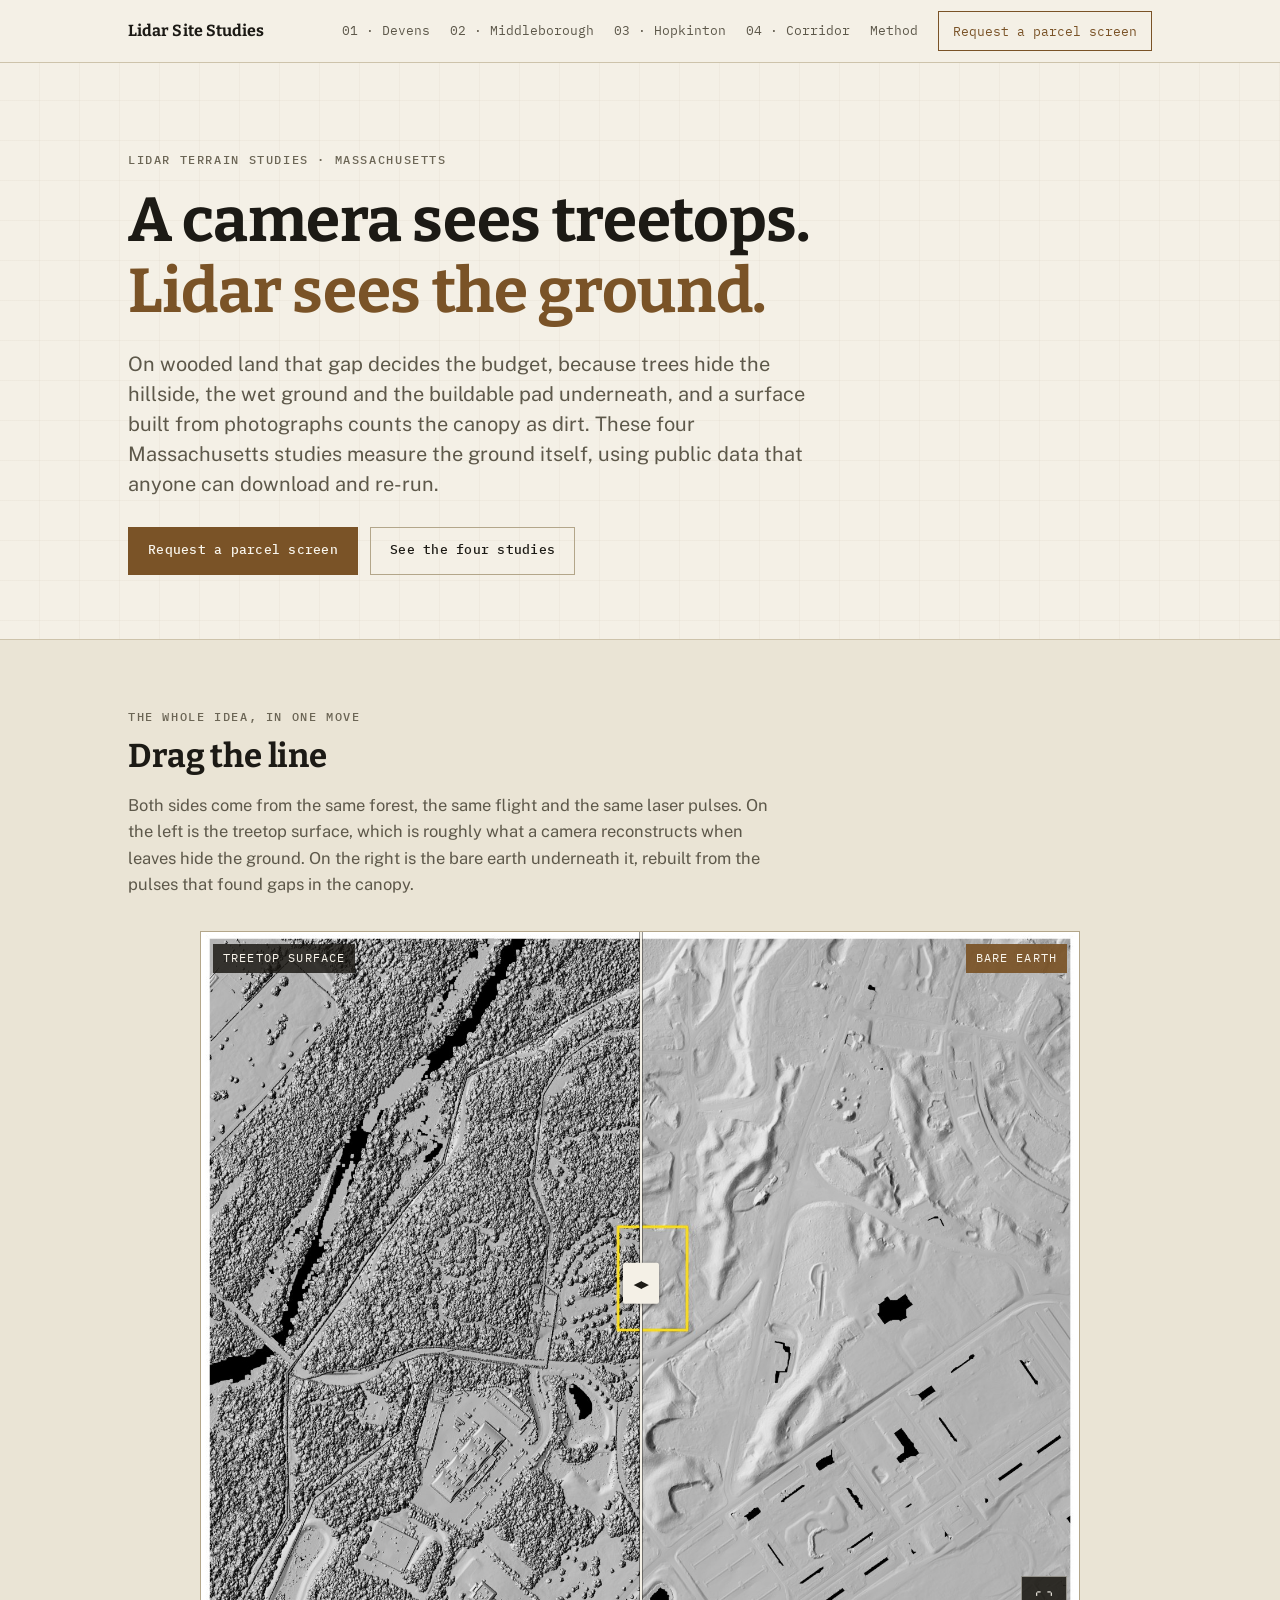
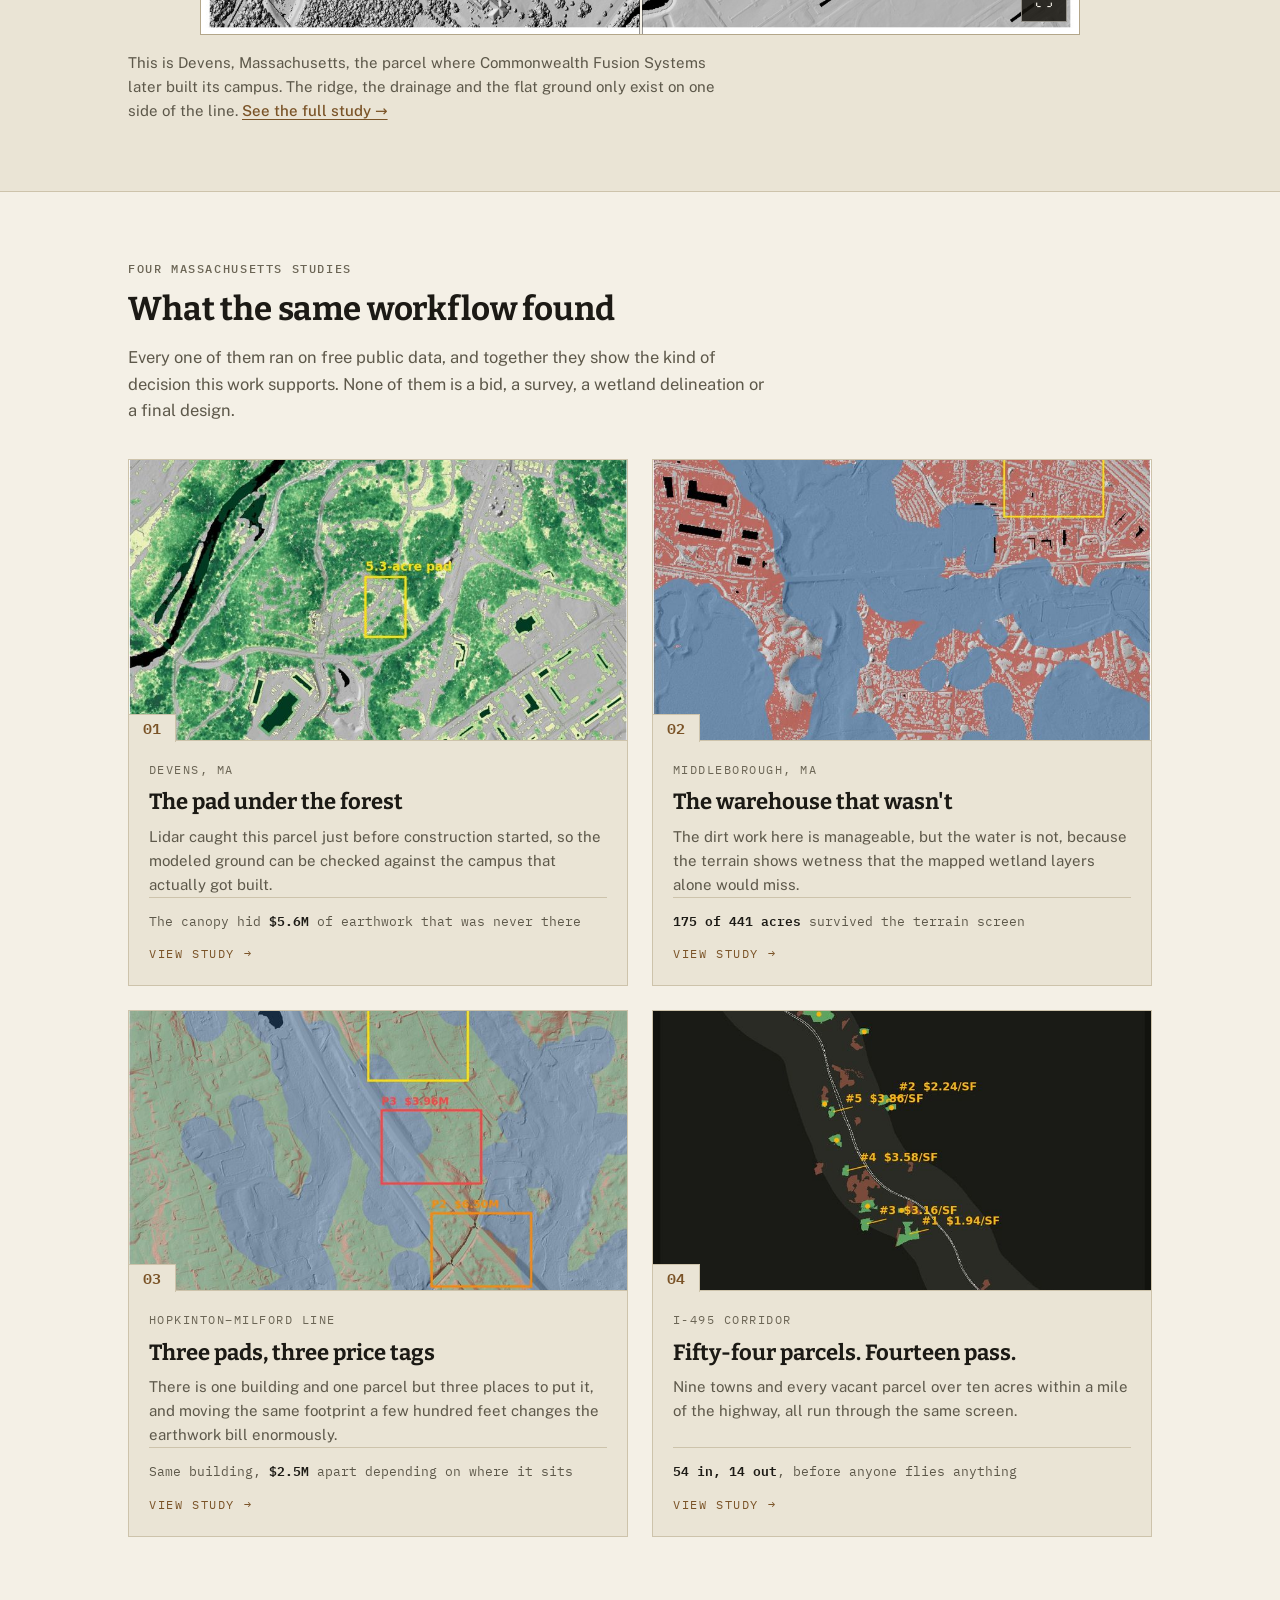
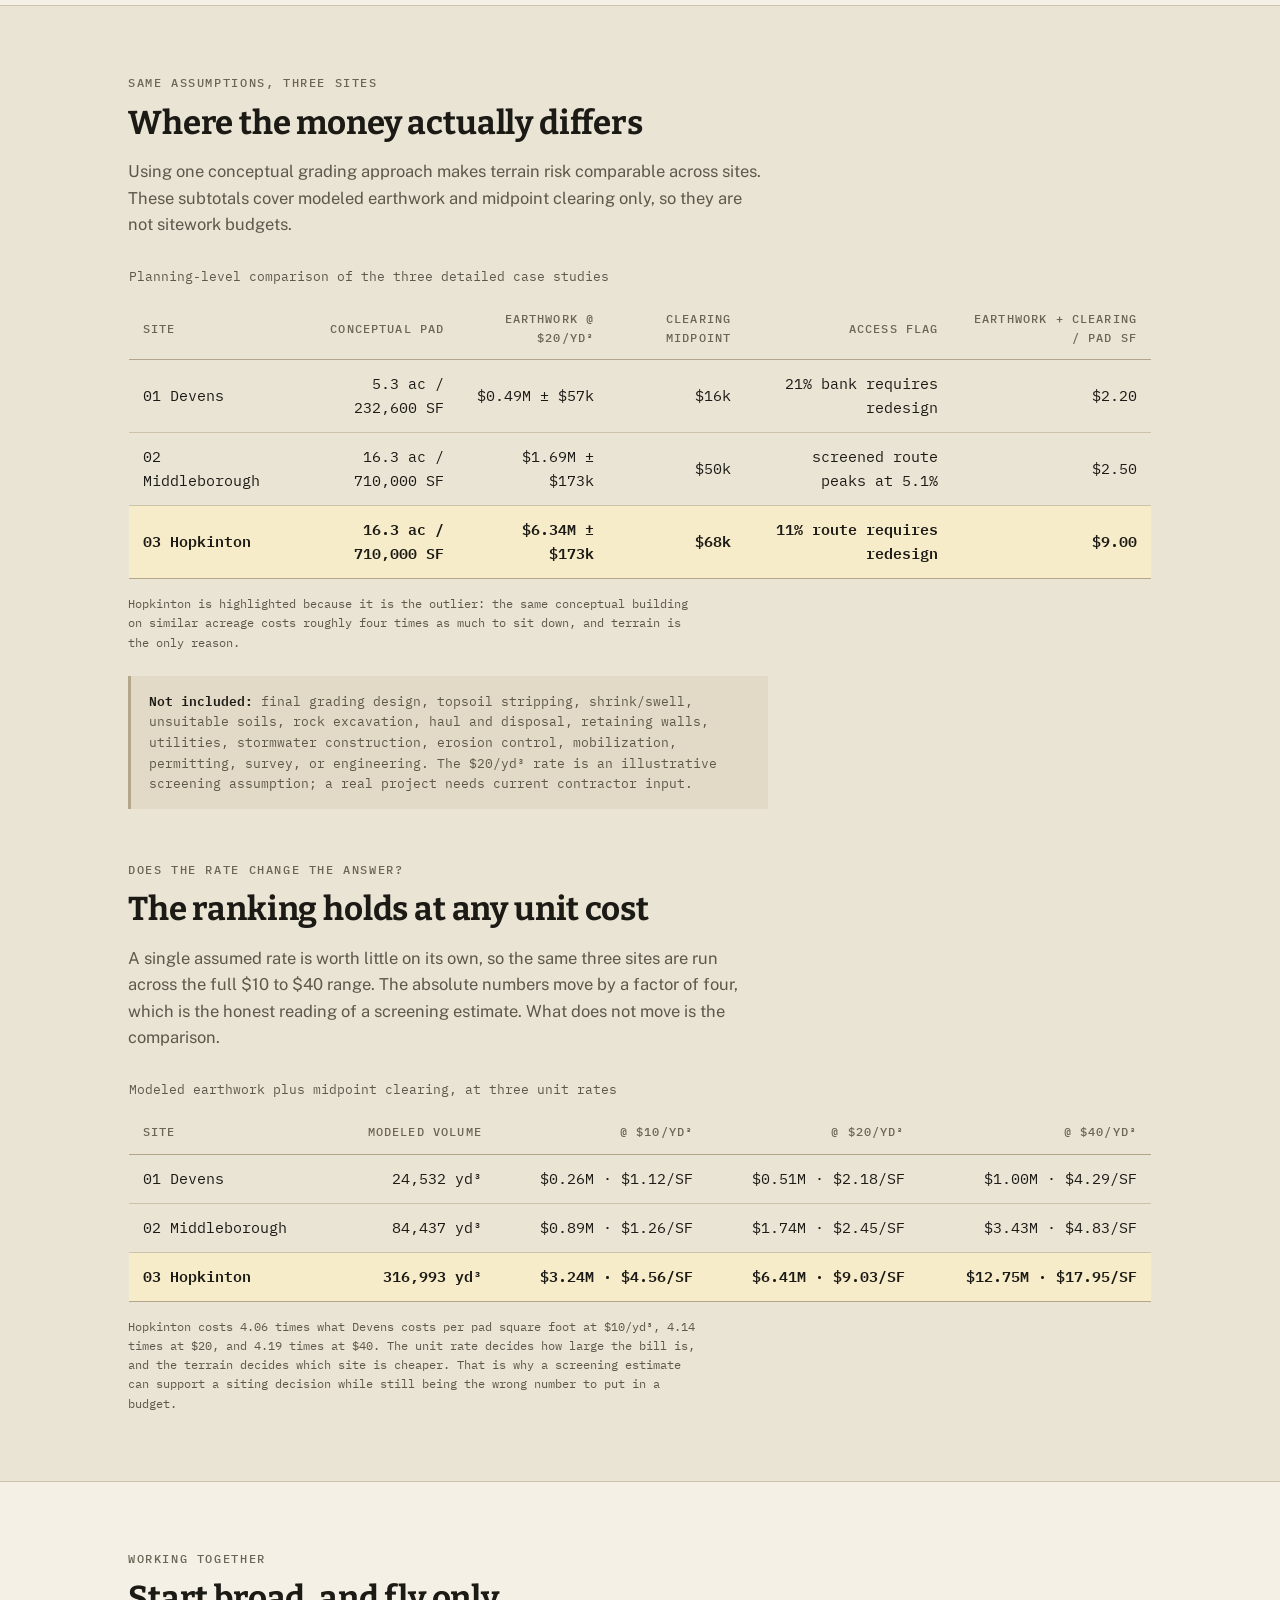
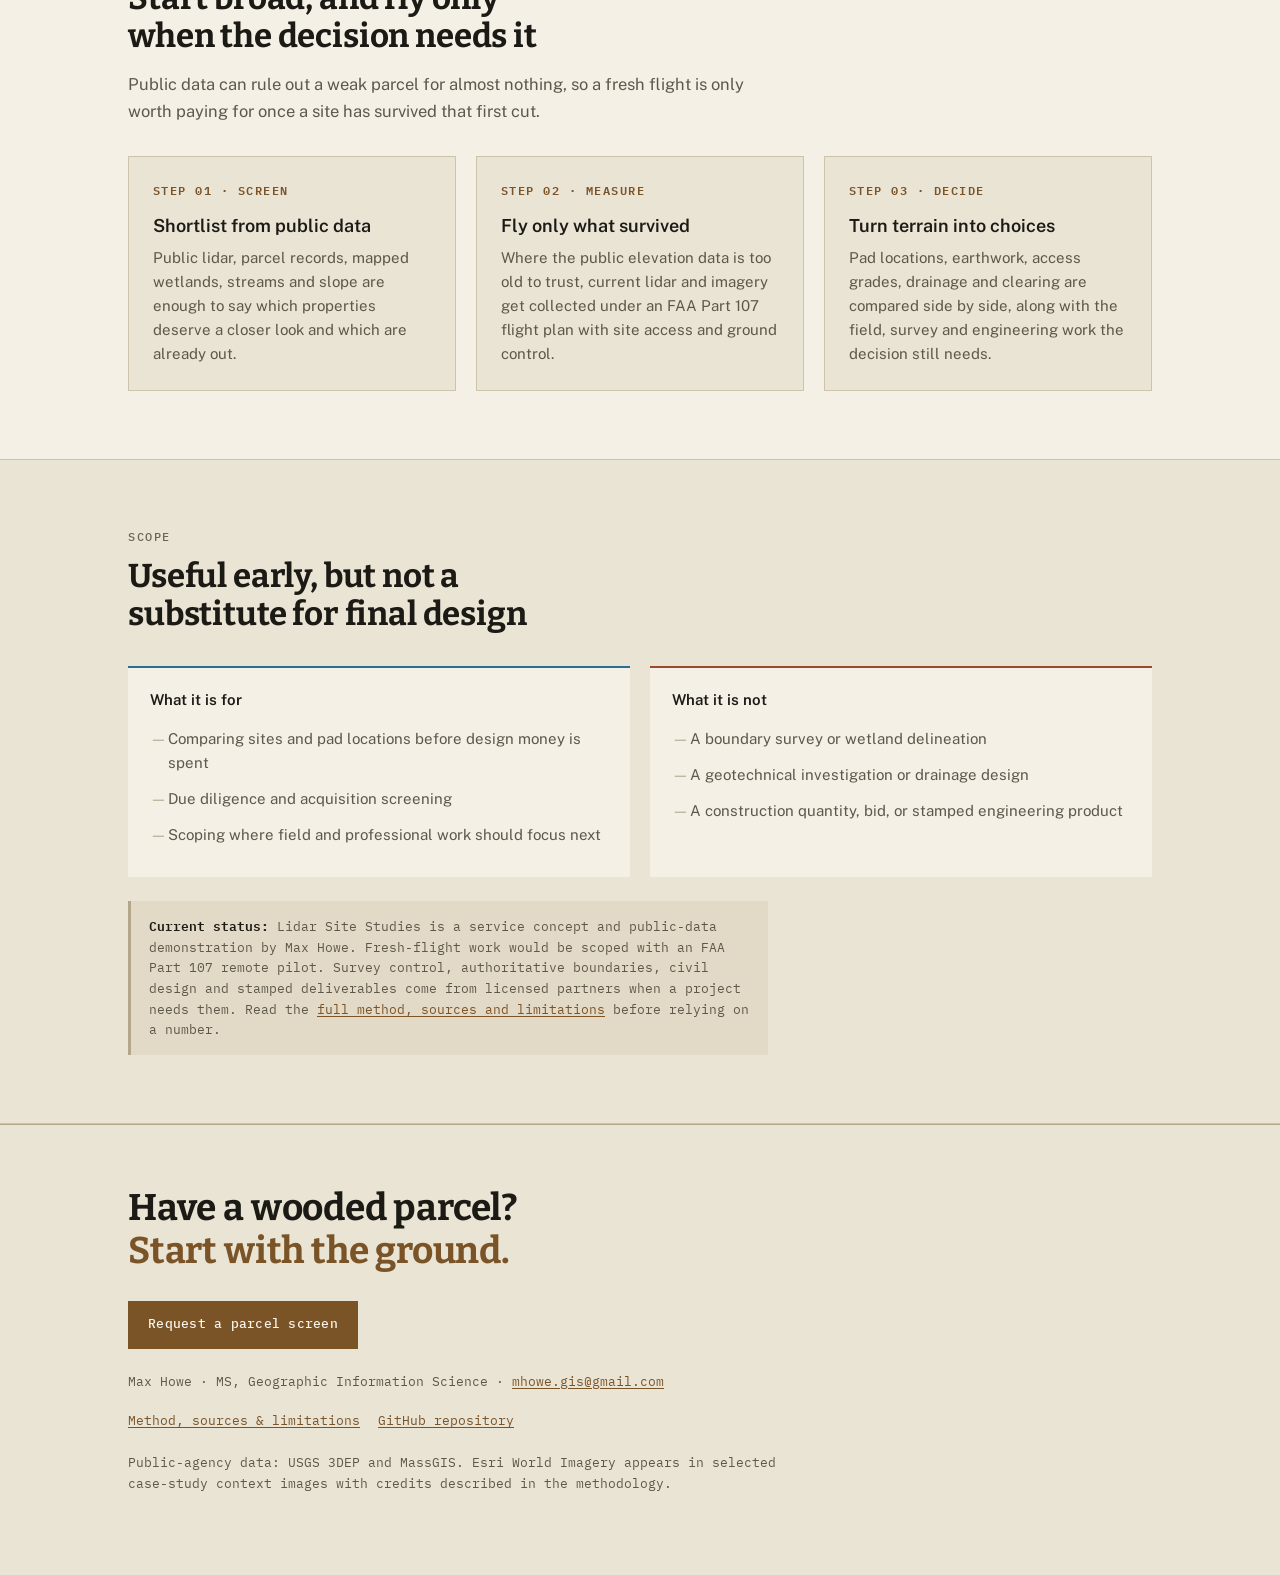
<file: index.html>
<!DOCTYPE html>
<html lang="en">
<head>
  <meta charset="utf-8">
  <meta name="viewport" content="width=device-width, initial-scale=1">
  <title>Lidar Site Studies — Terrain Intelligence for Wooded Land</title>
  <meta name="description" content="Planning-level terrain intelligence for wooded Massachusetts parcels: public-data screening, fresh drone LiDAR, and GIS analysis before a land decision.">
  <link rel="canonical" href="https://maxwellhowegis.com/lidar-test/">
  <meta name="theme-color" content="#f4f0e6">
  <meta property="og:title" content="Know What Wooded Land May Cost Before You Buy It">
  <meta property="og:description" content="Drone LiDAR, aerial imagery, and GIS analysis for early terrain, drainage, access, clearing, and earthwork decisions.">
  <meta property="og:type" content="website">
  <meta property="og:url" content="https://maxwellhowegis.com/lidar-test/">
  <meta property="og:image" content="https://maxwellhowegis.com/lidar-test/assets/hs_dtm.jpg">
  <meta name="twitter:card" content="summary_large_image">
  <link rel="icon" href="data:image/svg+xml,%3Csvg xmlns='http://www.w3.org/2000/svg' viewBox='0 0 100 100'%3E%3Ctext y='.9em' font-size='90'%3E%E2%9B%B0%EF%B8%8F%3C/text%3E%3C/svg%3E">
  <link rel="preconnect" href="https://fonts.googleapis.com">
  <link rel="preconnect" href="https://fonts.gstatic.com" crossorigin>
  <link href="https://fonts.googleapis.com/css2?family=Bitter:wght@700&family=IBM+Plex+Mono:wght@400;500;600&family=Public+Sans:wght@400;500;600&display=swap" rel="stylesheet">
  <link rel="stylesheet" href="site.css">
  <script type="application/ld+json">
  {
    "@context": "https://schema.org",
    "@type": "WebSite",
    "name": "Lidar Site Studies",
    "url": "https://maxwellhowegis.com/lidar-test/",
    "description": "A public-data demonstration of planning-level terrain intelligence for wooded Massachusetts parcels.",
    "author": {"@type": "Person", "name": "Max Howe"}
  }
  </script>
</head>
<body class="site-home">
  <a class="skip-link" href="#main">Skip to main content</a>

  <nav class="projnav" aria-label="Primary navigation">
    <div class="wrap">
      <a class="brand" href="index.html" aria-current="page">Lidar Site Studies</a>
      <button class="nav-toggle" type="button" aria-expanded="false" aria-controls="primary-links">Menu</button>
      <div class="links" id="primary-links">
        <a href="devens.html">01 · Devens</a>
        <a href="middleboro.html">02 · Middleborough</a>
        <a href="hopkinton.html">03 · Hopkinton</a>
        <a href="p04.html">04 · Corridor</a>
        <a href="methodology.html">Method</a>
        <a class="nav-cta" href="mailto:mhowe.gis@gmail.com?subject=Lidar%20Site%20Studies%20parcel%20screen">Request a parcel screen</a>
      </div>
    </div>
  </nav>

  <header class="hero">
    <div class="wrap">
      <div class="kicker">Lidar terrain studies · Massachusetts</div>
      <h1>A camera sees treetops.<br><span>Lidar sees the ground.</span></h1>
      <p class="lede">On wooded land that gap decides the budget, because trees hide the hillside, the wet ground and the buildable pad underneath, and a surface built from photographs counts the canopy as dirt. These four Massachusetts studies measure the ground itself, using public data that anyone can download and re-run.</p>
      <div class="hero-actions">
        <a class="button" href="mailto:mhowe.gis@gmail.com?subject=Lidar%20Site%20Studies%20parcel%20screen">Request a parcel screen</a>
        <a class="button secondary" href="#cases">See the four studies</a>
      </div>
    </div>
  </header>

  <main id="main">
    <section class="raised" id="proof">
      <div class="wrap">
        <div class="kicker">The whole idea, in one move</div>
        <h2>Drag the line</h2>
        <p class="section-intro">Both sides come from the same forest, the same flight and the same laser pulses. On the left is the treetop surface, which is roughly what a camera reconstructs when leaves hide the ground. On the right is the bare earth underneath it, rebuilt from the pulses that found gaps in the canopy.</p>
        <div class="swipe" style="--focus:51% 49%">
          <div class="stage">
            <img src="assets/hs_dtm.jpg" alt="Bare-earth lidar hillshade of the Devens parcel" width="1530" height="1230">
            <div class="top"><img src="assets/hs_dsm.jpg" alt="Treetop canopy surface of the same parcel" width="1530" height="1230"></div>
            <div class="bar"></div>
          </div>
          <div class="tag left">TREETOP SURFACE</div>
          <div class="tag right">BARE EARTH</div>
          <button class="fsbtn" type="button" aria-label="Toggle fullscreen">⛶</button>
        </div>
        <p class="proof-caption">This is Devens, Massachusetts, the parcel where Commonwealth Fusion Systems later built its campus. The ridge, the drainage and the flat ground only exist on one side of the line. <a href="devens.html">See the full study →</a></p>
      </div>
    </section>

    <section id="cases">
      <div class="wrap">
        <div class="kicker">Four Massachusetts studies</div>
        <h2>What the same workflow found</h2>
        <p class="section-intro">Every one of them ran on free public data, and together they show the kind of decision this work supports. None of them is a bid, a survey, a wetland delineation or a final design.</p>
        <div class="case-grid">
          <a class="card" href="devens.html">
            <div class="thumb"><img src="assets/card_devens.jpg" alt="Canopy height model of the Devens parcel, showing trees the ground survey has to see through" loading="lazy" width="800" height="450"><span class="plate">01</span></div>
            <div class="body"><div class="num">Devens, MA</div><h3>The pad under the forest</h3><p>Lidar caught this parcel just before construction started, so the modeled ground can be checked against the campus that actually got built.</p><div class="statline">The canopy hid <b>$5.6M</b> of earthwork that was never there</div><div class="go">VIEW STUDY →</div></div>
          </a>
          <a class="card" href="middleboro.html">
            <div class="thumb"><img src="assets/card_middleboro.jpg" alt="Wetland-risk map of the Middleborough site, comparing mapped wetlands with terrain that tests wet" loading="lazy" width="800" height="450"><span class="plate">02</span></div>
            <div class="body"><div class="num">Middleborough, MA</div><h3>The warehouse that wasn't</h3><p>The dirt work here is manageable, but the water is not, because the terrain shows wetness that the mapped wetland layers alone would miss.</p><div class="statline"><b>175 of 441 acres</b> survived the terrain screen</div><div class="go">VIEW STUDY →</div></div>
          </a>
          <a class="card" href="hopkinton.html">
            <div class="thumb"><img src="assets/card_hopkinton.jpg" alt="Three candidate warehouse pads on the Hopkinton parcel, each labelled with its earthwork cost" loading="lazy" width="800" height="450"><span class="plate">03</span></div>
            <div class="body"><div class="num">Hopkinton–Milford line</div><h3>Three pads, three price tags</h3><p>There is one building and one parcel but three places to put it, and moving the same footprint a few hundred feet changes the earthwork bill enormously.</p><div class="statline">Same building, <b>$2.5M</b> apart depending on where it sits</div><div class="go">VIEW STUDY →</div></div>
          </a>
          <a class="card" href="p04.html">
            <div class="thumb"><img src="assets/card_p04.jpg" alt="I-495 corridor map with the fourteen parcels that passed the screen in green" loading="lazy" width="800" height="450"><span class="plate">04</span></div>
            <div class="body"><div class="num">I-495 corridor</div><h3>Fifty-four parcels. Fourteen pass.</h3><p>Nine towns and every vacant parcel over ten acres within a mile of the highway, all run through the same screen.</p><div class="statline"><b>54 in, 14 out</b>, before anyone flies anything</div><div class="go">VIEW STUDY →</div></div>
          </a>
        </div>
      </div>
    </section>

    <section class="paper">
      <div class="wrap">
        <div class="kicker">Same assumptions, three sites</div>
        <h2>Where the money actually differs</h2>
        <p class="section-intro">Using one conceptual grading approach makes terrain risk comparable across sites. These subtotals cover modeled earthwork and midpoint clearing only, so they are not sitework budgets.</p>
        <div class="tablewrap" data-label="Comparison of the three detailed case studies">
          <table>
            <caption>Planning-level comparison of the three detailed case studies</caption>
            <thead><tr><th scope="col">Site</th><th scope="col">Conceptual pad</th><th scope="col">Earthwork @ $20/yd³</th><th scope="col">Clearing midpoint</th><th scope="col">Access flag</th><th scope="col">Earthwork + clearing / pad SF</th></tr></thead>
            <tbody>
              <tr><td>01 Devens</td><td>5.3 ac / 232,600 SF</td><td>$0.49M ± $57k</td><td>$16k</td><td>21% bank requires redesign</td><td>$2.20</td></tr>
              <tr><td>02 Middleborough</td><td>16.3 ac / 710,000 SF</td><td>$1.69M ± $173k</td><td>$50k</td><td>screened route peaks at 5.1%</td><td>$2.50</td></tr>
              <tr class="ours"><td>03 Hopkinton</td><td>16.3 ac / 710,000 SF</td><td>$6.34M ± $173k</td><td>$68k</td><td>11% route requires redesign</td><td>$9.00</td></tr>
            </tbody>
          </table>
        </div>
        <p class="table-foot">Hopkinton is highlighted because it is the outlier: the same conceptual building on similar acreage costs roughly four times as much to sit down, and terrain is the only reason.</p>
        <p class="scope-note"><strong>Not included:</strong> final grading design, topsoil stripping, shrink/swell, unsuitable soils, rock excavation, haul and disposal, retaining walls, utilities, stormwater construction, erosion control, mobilization, permitting, survey, or engineering. The $20/yd³ rate is an illustrative screening assumption; a real project needs current contractor input.</p>

        <div class="kicker" style="margin-top:52px">Does the rate change the answer?</div>
        <h2>The ranking holds at any unit cost</h2>
        <p class="section-intro">A single assumed rate is worth little on its own, so the same three sites are run across the full $10 to $40 range. The absolute numbers move by a factor of four, which is the honest reading of a screening estimate. What does not move is the comparison.</p>
        <div class="tablewrap" data-label="Earthwork and clearing across the unit-cost range">
          <table>
            <caption>Modeled earthwork plus midpoint clearing, at three unit rates</caption>
            <thead><tr><th scope="col">Site</th><th scope="col">Modeled volume</th><th scope="col">@ $10/yd³</th><th scope="col">@ $20/yd³</th><th scope="col">@ $40/yd³</th></tr></thead>
            <tbody>
              <tr><td>01 Devens</td><td>24,532 yd³</td><td>$0.26M · $1.12/SF</td><td>$0.51M · $2.18/SF</td><td>$1.00M · $4.29/SF</td></tr>
              <tr><td>02 Middleborough</td><td>84,437 yd³</td><td>$0.89M · $1.26/SF</td><td>$1.74M · $2.45/SF</td><td>$3.43M · $4.83/SF</td></tr>
              <tr class="ours"><td>03 Hopkinton</td><td>316,993 yd³</td><td>$3.24M · $4.56/SF</td><td>$6.41M · $9.03/SF</td><td>$12.75M · $17.95/SF</td></tr>
            </tbody>
          </table>
        </div>
        <p class="table-foot">Hopkinton costs 4.06 times what Devens costs per pad square foot at $10/yd³, 4.14 times at $20, and 4.19 times at $40. The unit rate decides how large the bill is, and the terrain decides which site is cheaper. That is why a screening estimate can support a siting decision while still being the wrong number to put in a budget.</p>
      </div>
    </section>

    <section id="services">
      <div class="wrap">
        <div class="kicker">Working together</div>
        <h2>Start broad, and fly only when the decision needs it</h2>
        <p class="section-intro">Public data can rule out a weak parcel for almost nothing, so a fresh flight is only worth paying for once a site has survived that first cut.</p>
        <div class="service-grid">
          <article class="service">
            <span class="num">Step 01 · Screen</span>
            <h3>Shortlist from public data</h3>
            <p>Public lidar, parcel records, mapped wetlands, streams and slope are enough to say which properties deserve a closer look and which are already out.</p>
          </article>
          <article class="service">
            <span class="num">Step 02 · Measure</span>
            <h3>Fly only what survived</h3>
            <p>Where the public elevation data is too old to trust, current lidar and imagery get collected under an FAA Part 107 flight plan with site access and ground control.</p>
          </article>
          <article class="service">
            <span class="num">Step 03 · Decide</span>
            <h3>Turn terrain into choices</h3>
            <p>Pad locations, earthwork, access grades, drainage and clearing are compared side by side, along with the field, survey and engineering work the decision still needs.</p>
          </article>
        </div>
      </div>
    </section>

    <section class="raised">
      <div class="wrap">
        <div class="kicker">Scope</div>
        <h2>Useful early, but not a substitute for final design</h2>
        <div class="scope-grid">
          <article class="scope-col yes">
            <h3>What it is for</h3>
            <ul>
              <li>Comparing sites and pad locations before design money is spent</li>
              <li>Due diligence and acquisition screening</li>
              <li>Scoping where field and professional work should focus next</li>
            </ul>
          </article>
          <article class="scope-col no">
            <h3>What it is not</h3>
            <ul>
              <li>A boundary survey or wetland delineation</li>
              <li>A geotechnical investigation or drainage design</li>
              <li>A construction quantity, bid, or stamped engineering product</li>
            </ul>
          </article>
        </div>
        <p class="status-note"><strong>Current status:</strong> Lidar Site Studies is a service concept and public-data demonstration by Max Howe. Fresh-flight work would be scoped with an FAA Part 107 remote pilot. Survey control, authoritative boundaries, civil design and stamped deliverables come from licensed partners when a project needs them. Read the <a href="methodology.html">full method, sources and limitations</a> before relying on a number.</p>
      </div>
    </section>
  </main>

  <footer>
    <div class="wrap">
      <p class="cta">Have a wooded parcel?<br><span>Start with the ground.</span></p>
      <div class="hero-actions"><a class="button" href="mailto:mhowe.gis@gmail.com?subject=Lidar%20Site%20Studies%20parcel%20screen">Request a parcel screen</a></div>
      <p class="contact">Max Howe · MS, Geographic Information Science · <a href="mailto:mhowe.gis@gmail.com">mhowe.gis@gmail.com</a></p>
      <div class="footer-links"><a href="methodology.html">Method, sources &amp; limitations</a><a href="https://github.com/mapzimus/ground-truth">GitHub repository</a></div>
      <p class="footer-meta">Public-agency data: USGS 3DEP and MassGIS. Esri World Imagery appears in selected case-study context images with credits described in the methodology.</p>
    </div>
  </footer>

  <script src="site.js" defer></script>
</body>
</html>
</file>
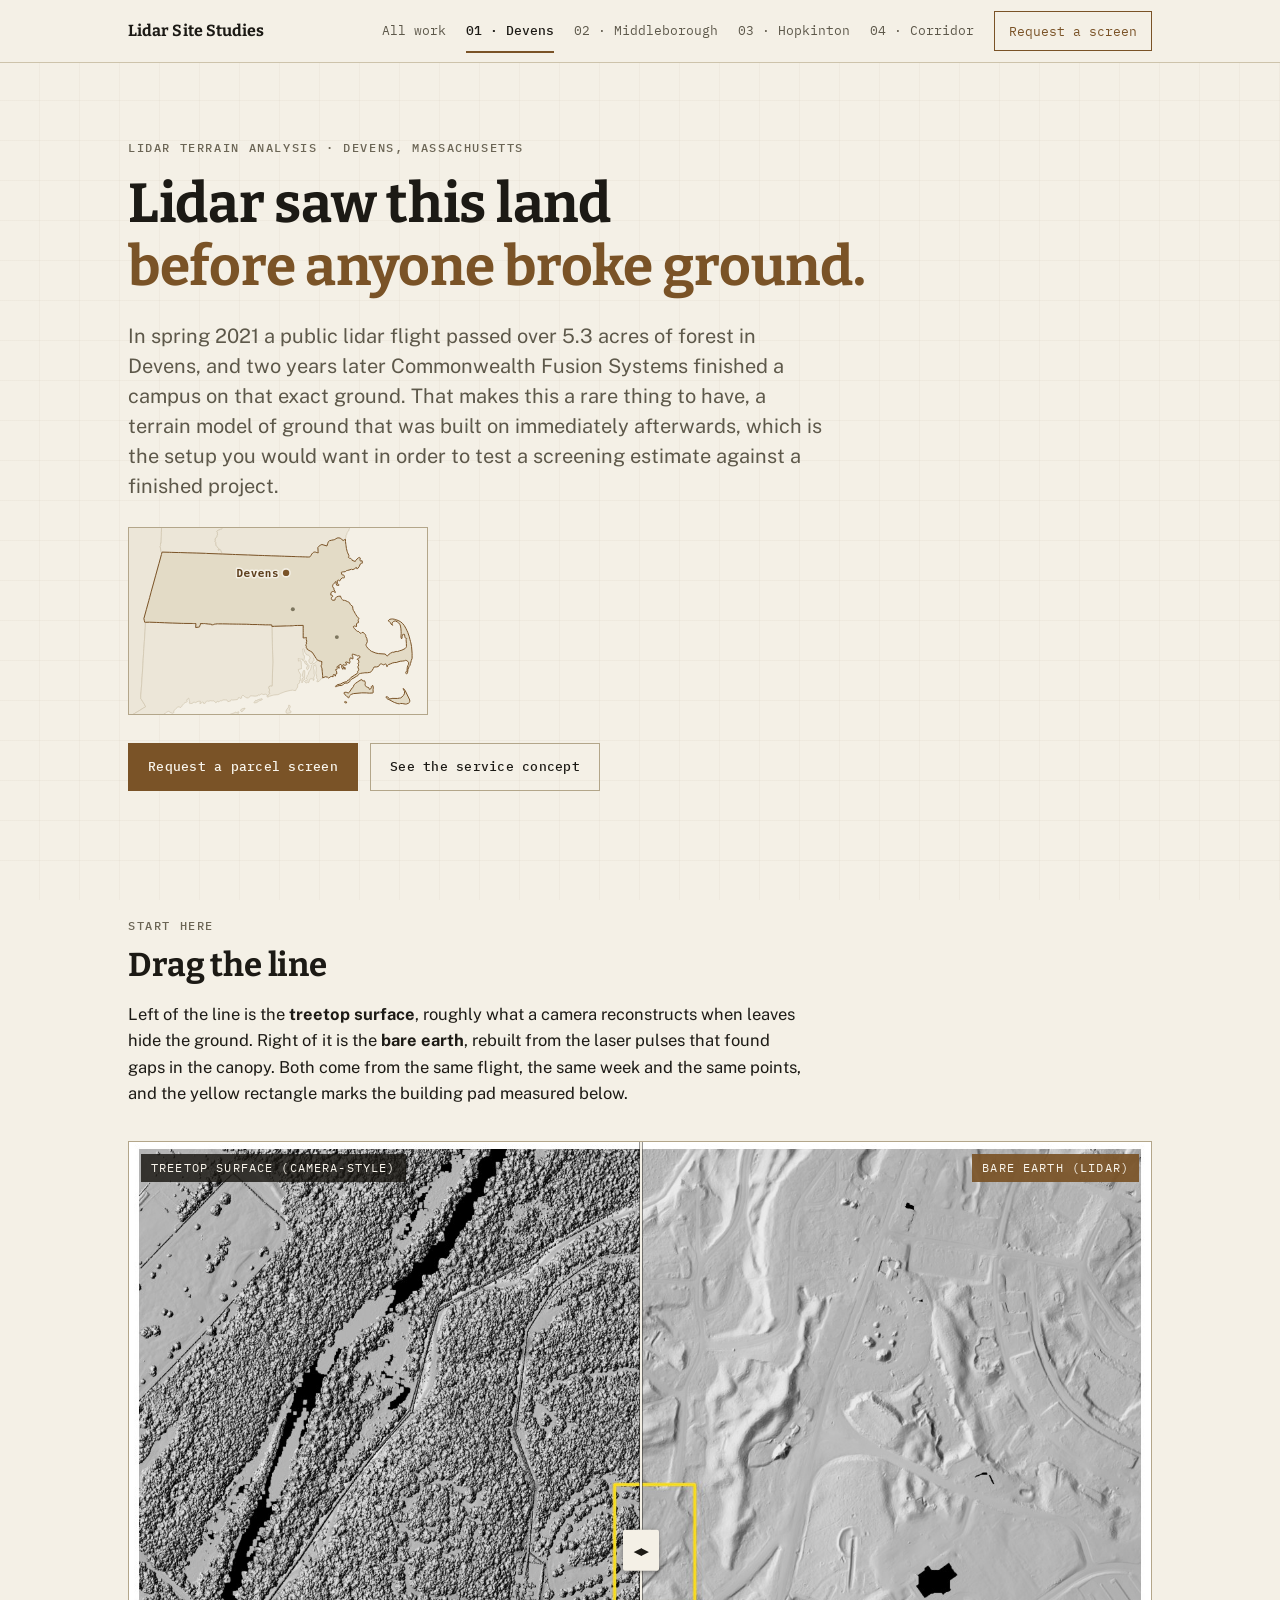
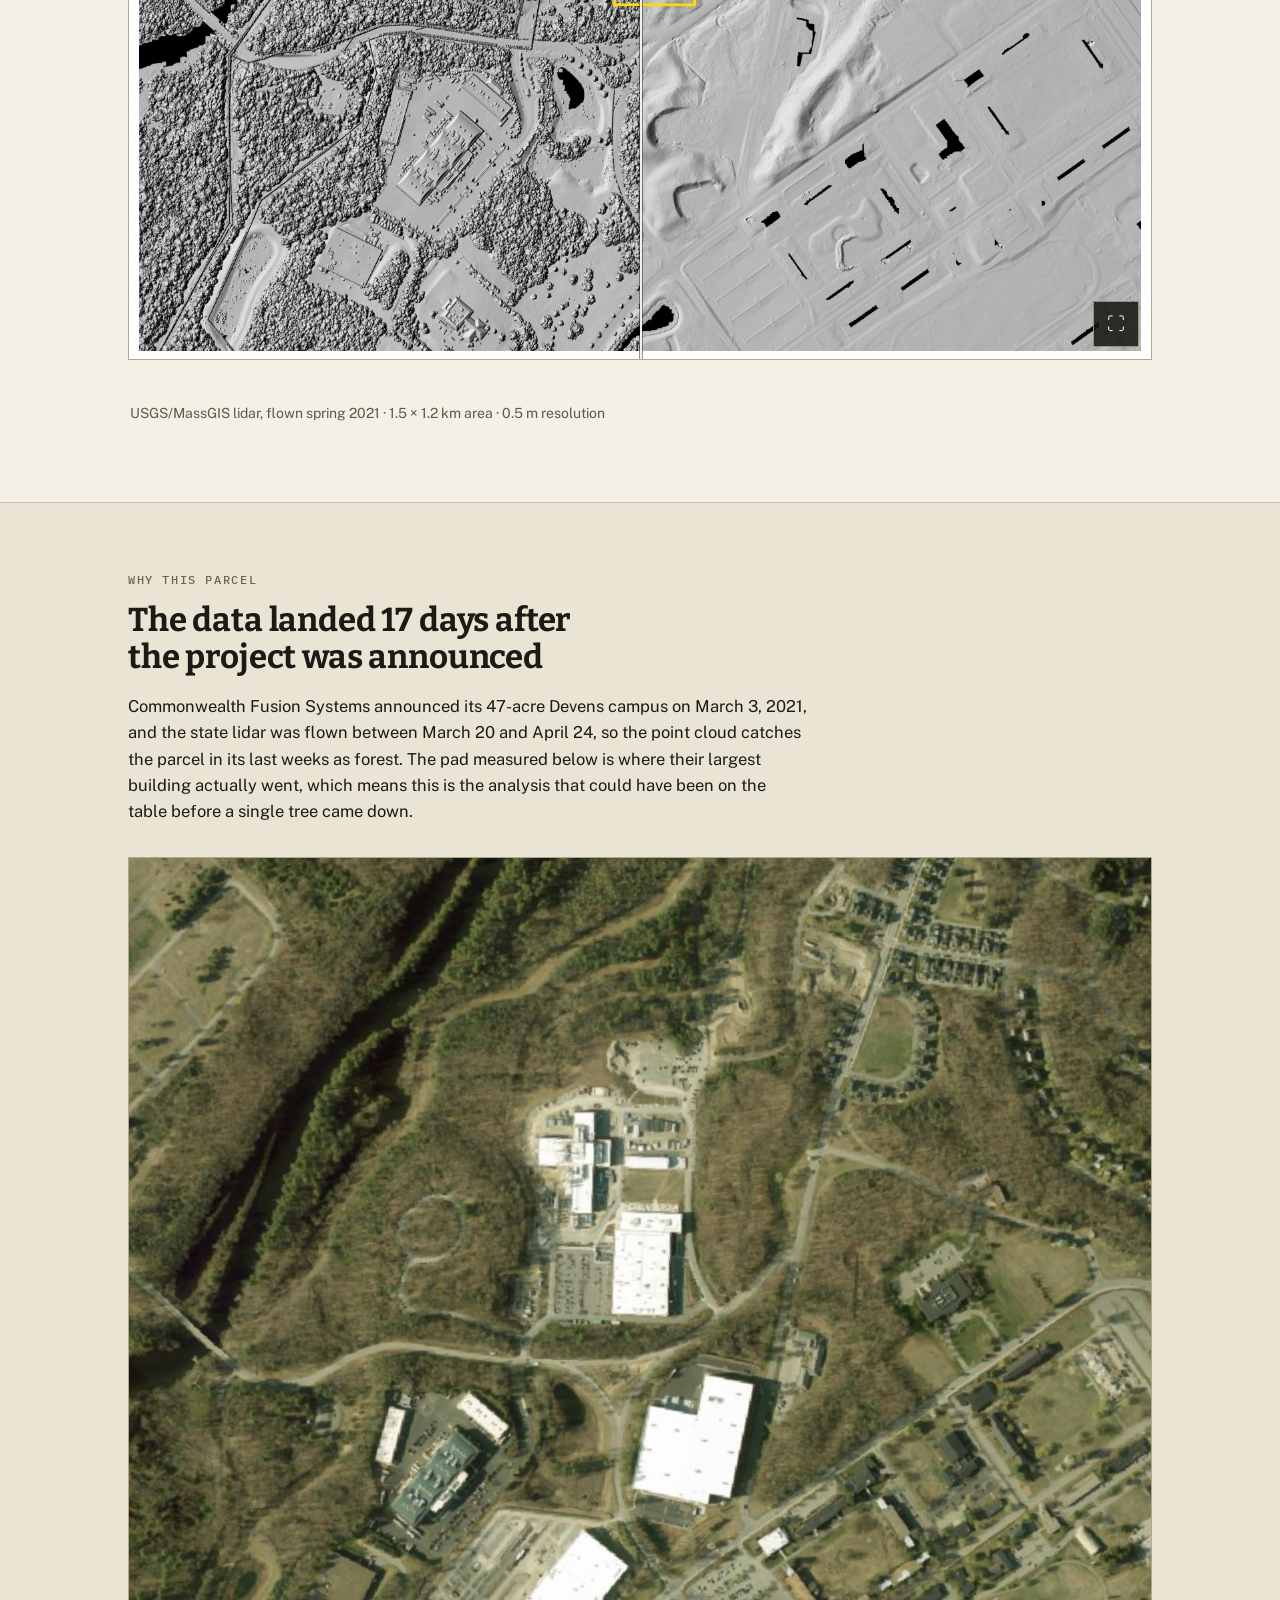
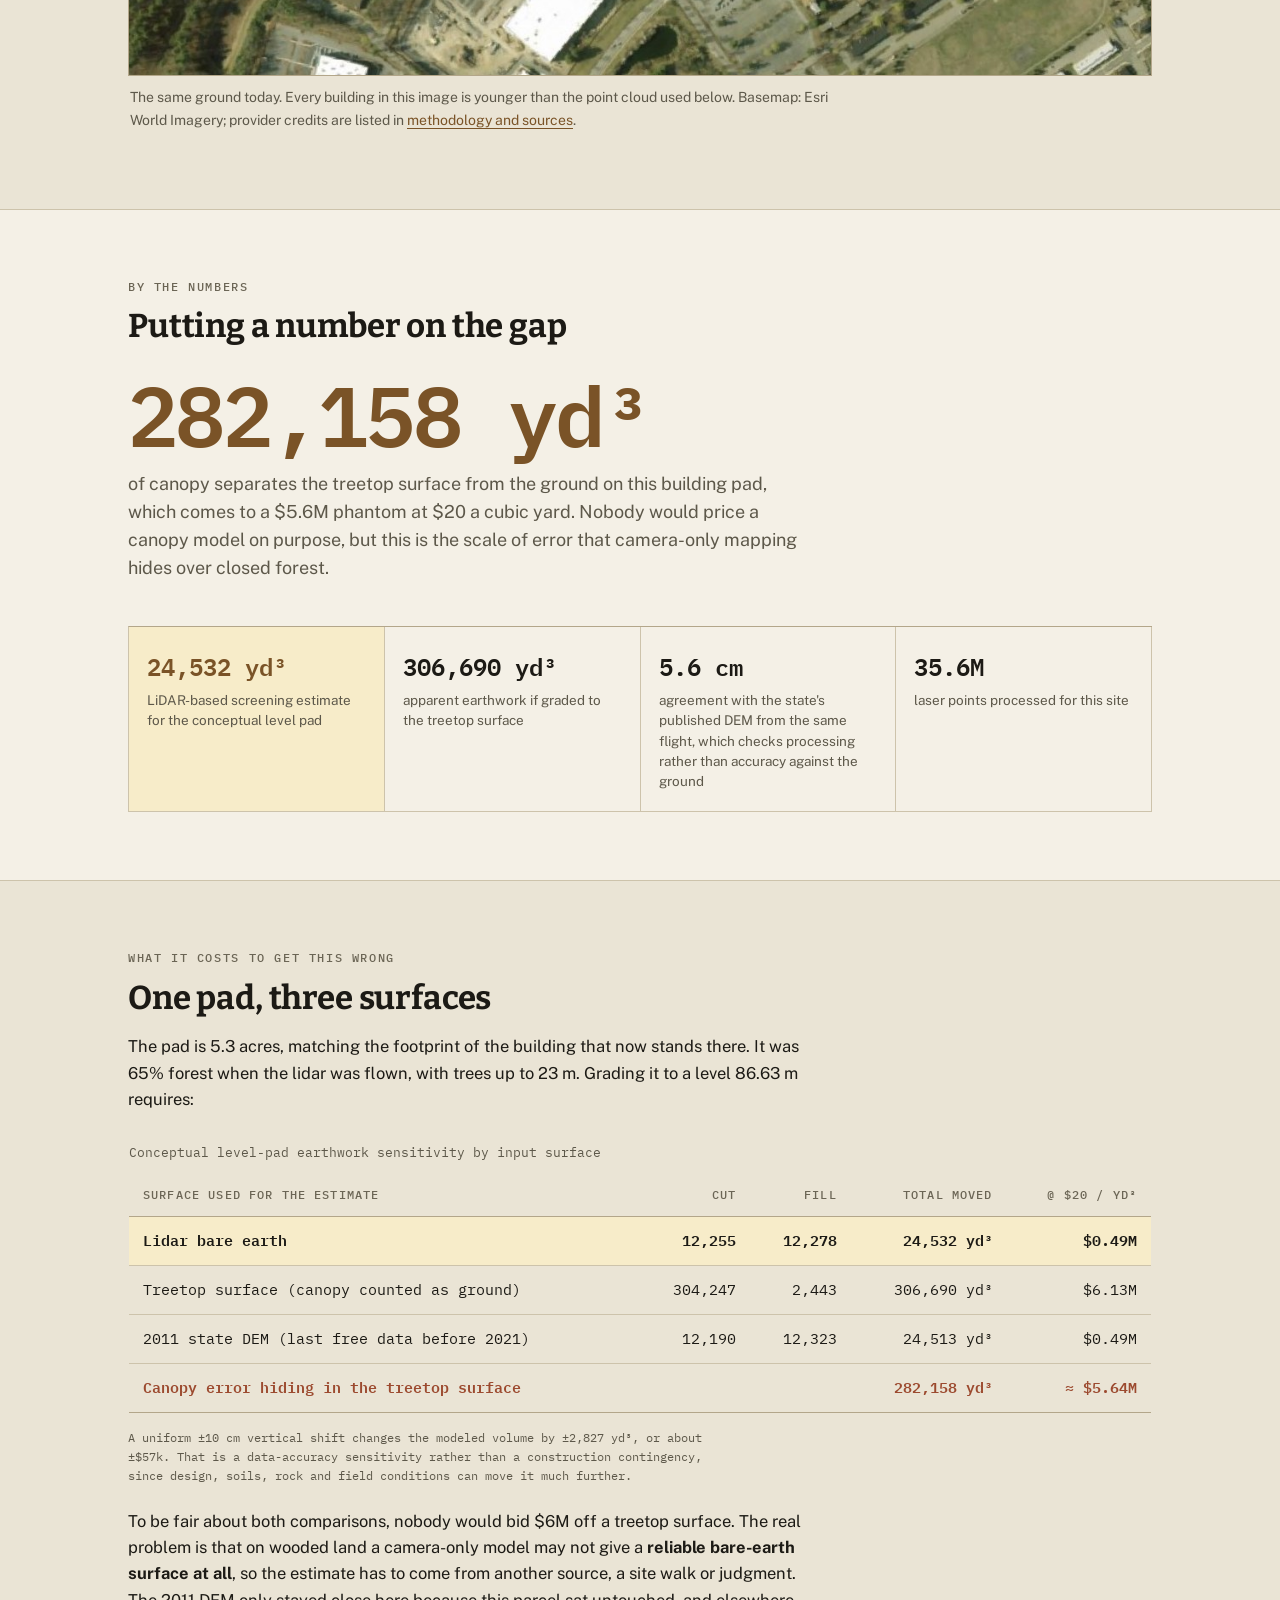
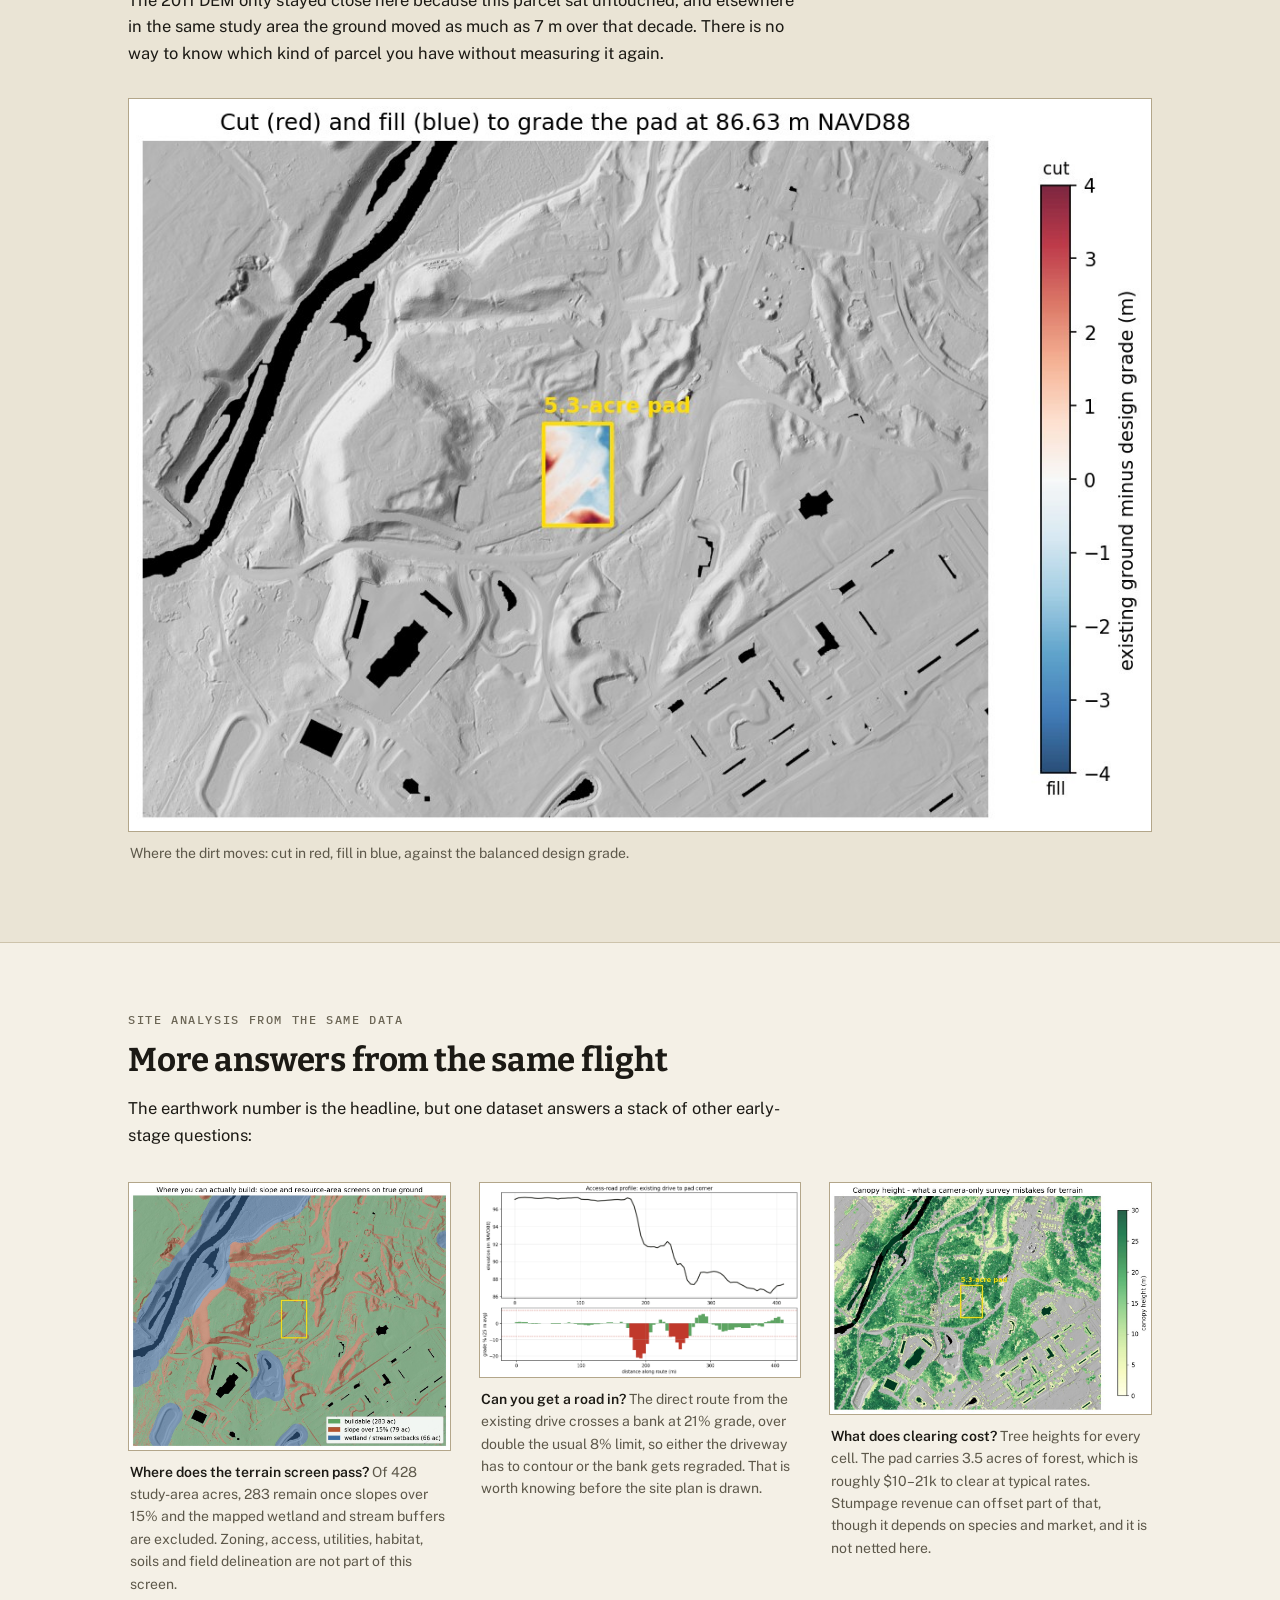
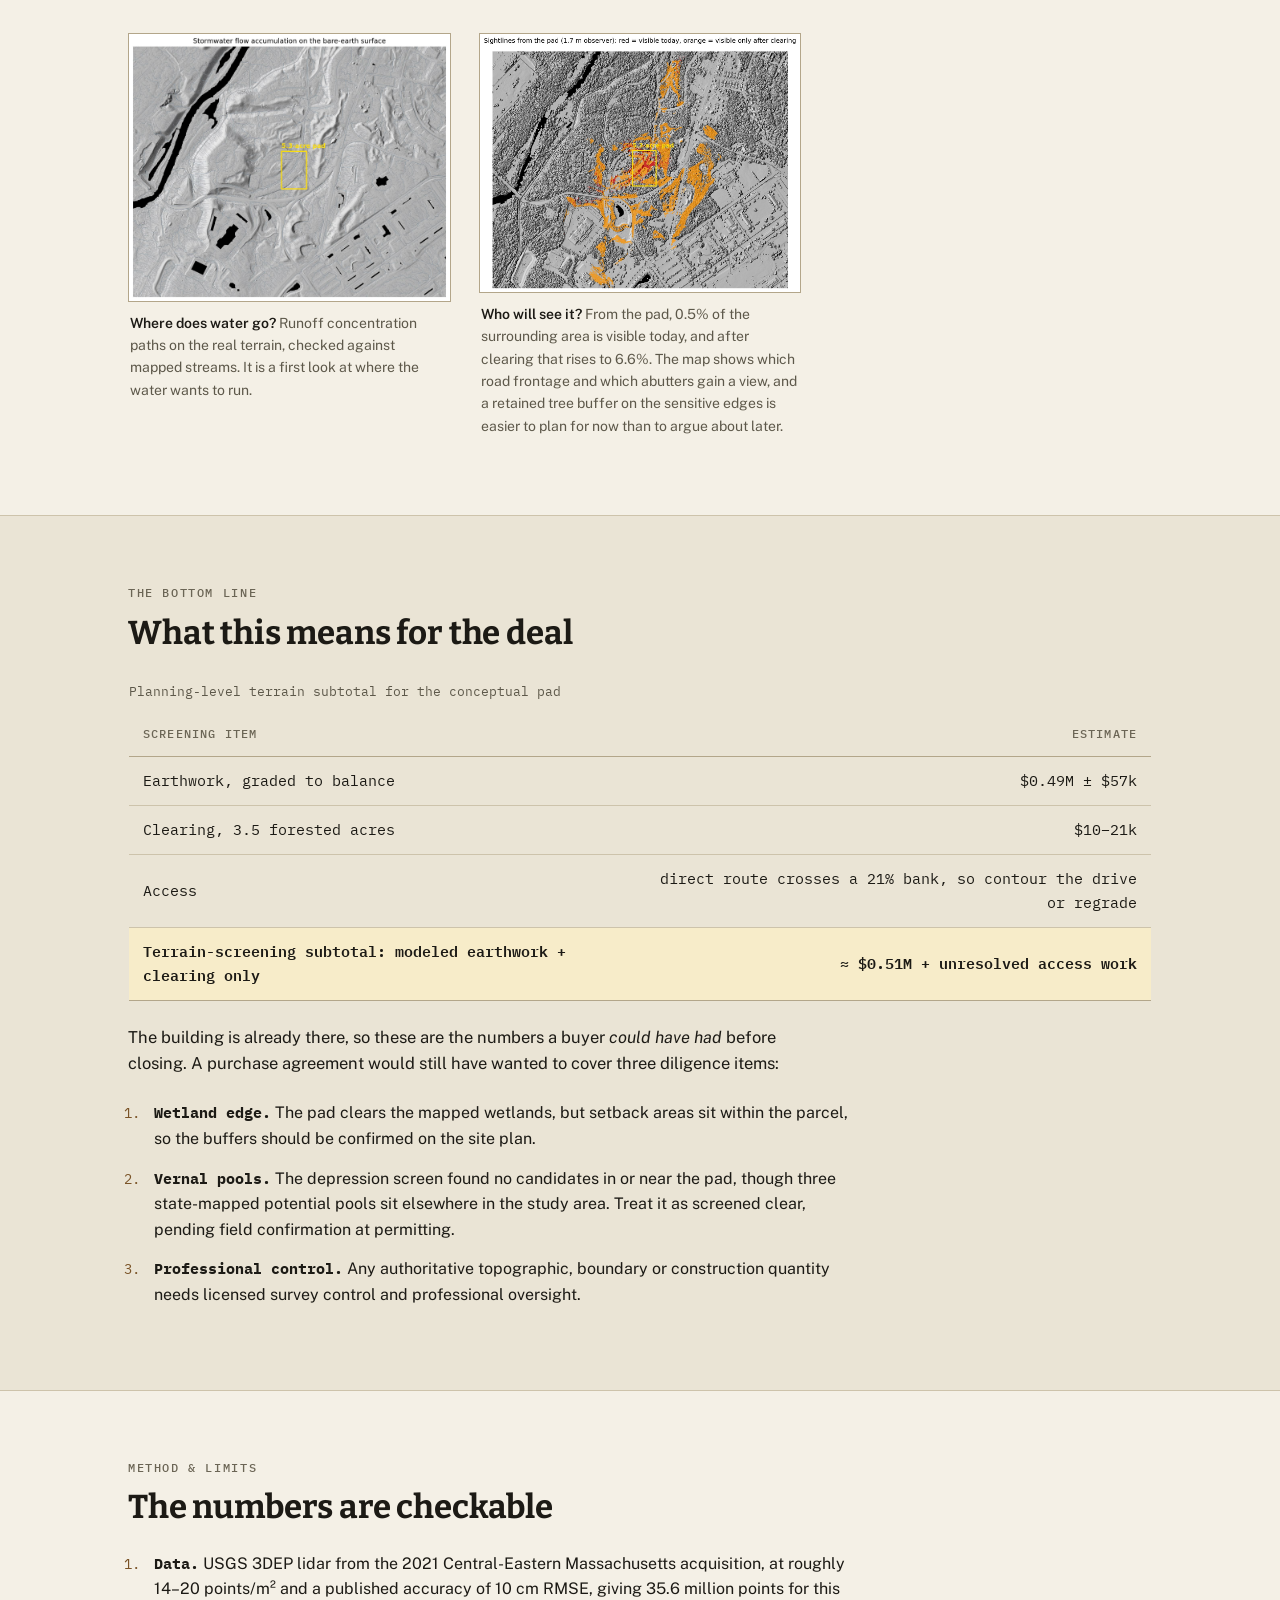
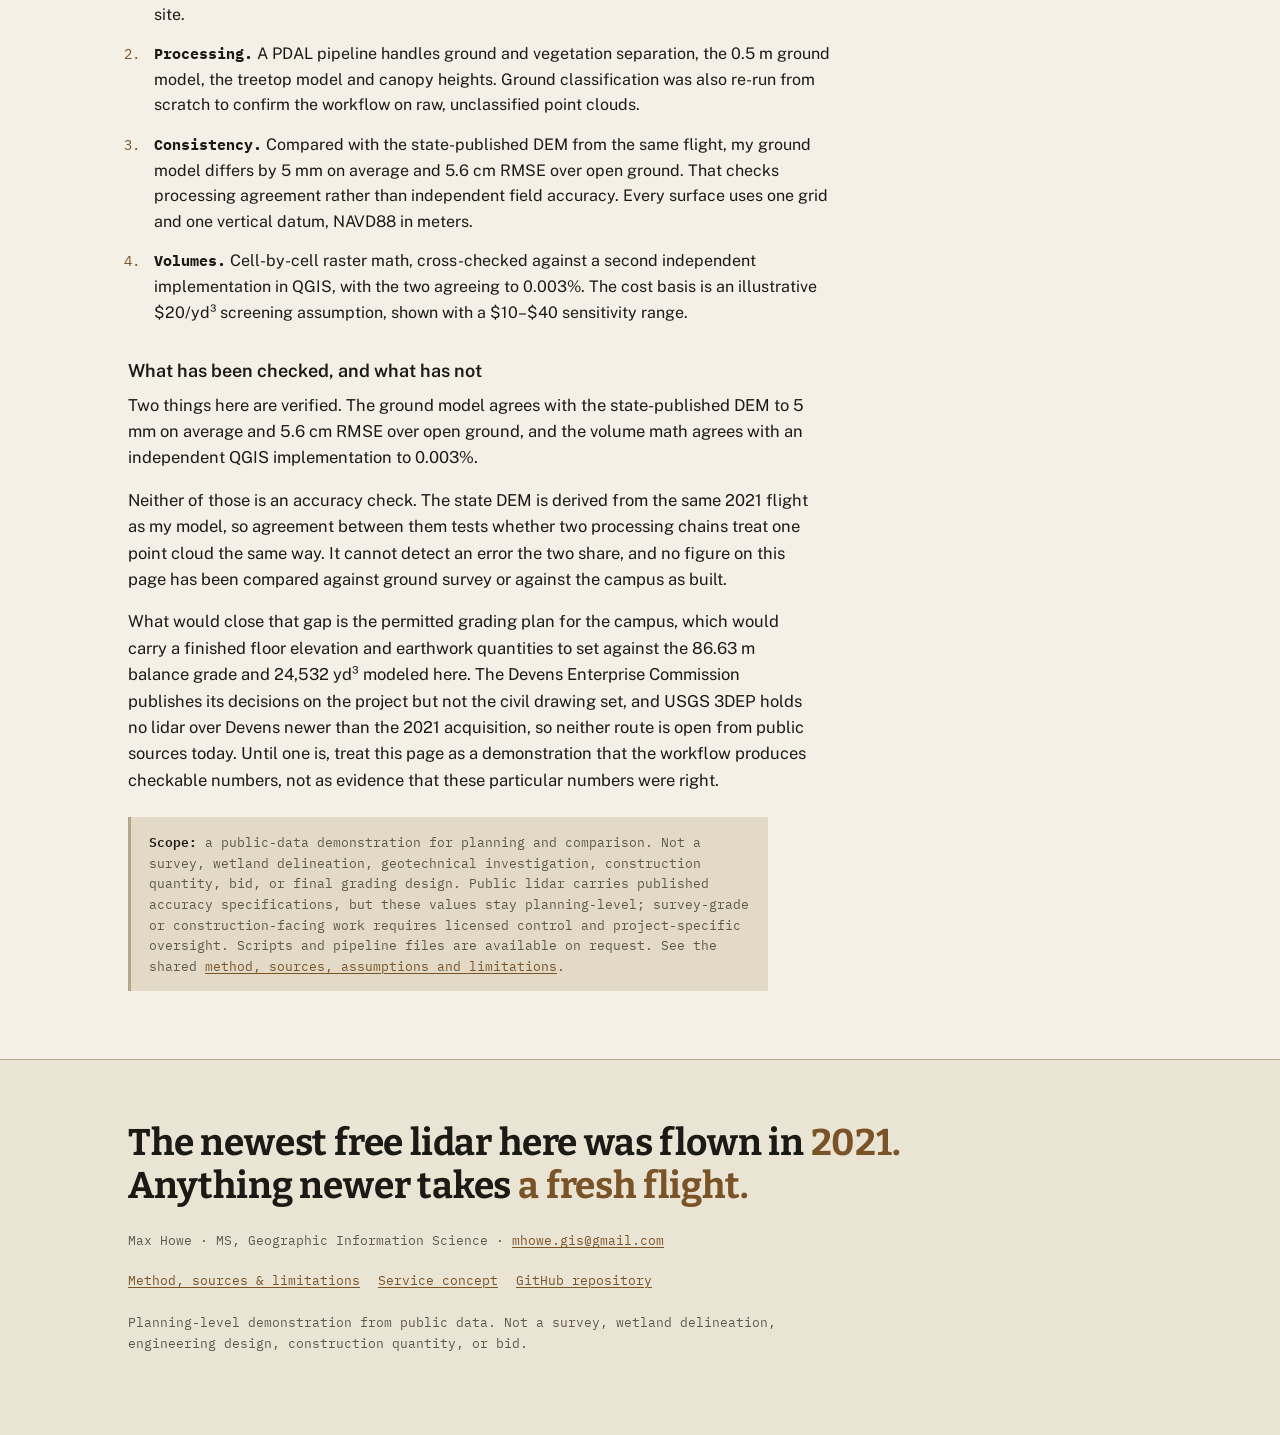
<file: devens.html>
<!DOCTYPE html>
<html lang="en">
<head>
<meta charset="utf-8">
<meta name="viewport" content="width=device-width, initial-scale=1">
<title>The Ground Under the Trees — Planning-Level LiDAR Study, Devens MA</title>
<meta name="description" content="A planning-level terrain and earthwork study from public LiDAR on the Devens, Massachusetts parcel where a major campus was later built.">
<link rel="canonical" href="https://maxwellhowegis.com/lidar-test/devens.html">
<meta name="theme-color" content="#f4f0e6">
<meta property="og:title" content="The Ground Under the Trees">
<meta property="og:description" content="Public lidar measured this Devens forest two years before a campus was built on it, giving a terrain model you can check against the finished building.">
<meta property="og:type" content="website">
<meta property="og:url" content="https://maxwellhowegis.com/lidar-test/devens.html">
<meta property="og:image" content="https://maxwellhowegis.com/lidar-test/assets/hs_dtm.jpg">
<meta name="twitter:card" content="summary_large_image">
<link rel="icon" href="data:image/svg+xml,%3Csvg xmlns='http://www.w3.org/2000/svg' viewBox='0 0 100 100'%3E%3Ctext y='.9em' font-size='90'%3E%E2%9B%B0%EF%B8%8F%3C/text%3E%3C/svg%3E">
<link rel="preconnect" href="https://fonts.googleapis.com">
<link rel="preconnect" href="https://fonts.gstatic.com" crossorigin>
<link href="https://fonts.googleapis.com/css2?family=Bitter:wght@700&family=IBM+Plex+Mono:wght@400;500;600&family=Public+Sans:wght@400;500;600&display=swap" rel="stylesheet">
<link rel="stylesheet" href="site.css">
</head>
<body>
<a class="skip-link" href="#main">Skip to main content</a>
<nav class="projnav" aria-label="Case-study navigation"><div class="wrap"><a class="brand" href="index.html">Lidar Site Studies</a><button class="nav-toggle" type="button" aria-expanded="false" aria-controls="case-links">Menu</button><div class="links" id="case-links"><a href="index.html#cases">All work</a><a class="on" aria-current="page" href="devens.html">01 · Devens</a><a href="middleboro.html">02 · Middleborough</a><a href="hopkinton.html">03 · Hopkinton</a><a href="p04.html">04 · Corridor</a><a class="nav-cta" href="mailto:mhowe.gis@gmail.com?subject=Lidar%20Site%20Studies%20parcel%20screen">Request a screen</a></div></div></nav>
<main id="main">
<header>
  <div class="wrap">
    <div class="kicker">Lidar terrain analysis · Devens, Massachusetts</div>
    <h1>Lidar saw this land<br><span class="under">before anyone broke ground.</span></h1>
    <p class="lede">In spring 2021 a public lidar flight passed over 5.3 acres of forest in Devens, and two years later Commonwealth Fusion Systems finished a campus on that exact ground. That makes this a rare thing to have, a terrain model of ground that was built on immediately afterwards, which is the setup you would want in order to test a screening estimate against a finished project.</p>
    <img class="locus" src="assets/devens_locus.svg" alt="Location of the Devens study area within Massachusetts" width="480" height="300">
    <div class="hero-actions"><a class="button" href="mailto:mhowe.gis@gmail.com?subject=Lidar%20Site%20Studies%20parcel%20screen">Request a parcel screen</a><a class="button secondary" href="index.html#services">See the service concept</a></div>
  </div>
</header>

<section>
  <div class="wrap">
    <div class="kicker">Start here</div>
    <h2>Drag the line</h2>
    <p class="prose">Left of the line is the <b>treetop surface</b>, roughly what a camera reconstructs
    when leaves hide the ground. Right of it is the <b>bare earth</b>, rebuilt from the laser
    pulses that found gaps in the canopy. Both come from the same flight, the same week and
    the same points, and the yellow rectangle marks the building pad measured below.</p>
    <div class="swipe" id="swipe" style="--focus:51% 49%">
      <div class="stage" id="swipeStage">
        <img src="assets/hs_dtm.jpg" alt="Bare-earth lidar hillshade" width="1530" height="1230">
        <div class="top" id="swipeTop"><img src="assets/hs_dsm.jpg" alt="Canopy surface hillshade" width="1530" height="1230"></div>
        <div class="bar" id="swipeBar"></div>
      </div>
      <div class="tag left">TREETOP SURFACE (CAMERA-STYLE)</div>
      <div class="tag right">BARE EARTH (LIDAR)</div>
      <button class="fsbtn" id="swipeFs" aria-label="Toggle fullscreen">⛶</button>
    </div>
    <figure><figcaption>USGS/MassGIS lidar, flown spring 2021 · 1.5 × 1.2 km area · 0.5 m resolution</figcaption></figure>
  </div>
</section>

<section class="raised">
  <div class="wrap">
    <div class="kicker">Why this parcel</div>
    <h2>The data landed 17 days after the project was announced</h2>
    <p class="prose">Commonwealth Fusion Systems announced its 47-acre Devens campus on March 3, 2021,
    and the state lidar was flown between March 20 and April 24, so the point cloud catches
    the parcel in its last weeks as forest. The pad measured below is where their largest
    building actually went, which means this is the analysis that could have been on the table
    before a single tree came down.</p>
    <figure>
      <img src="assets/imagery_aoi.jpg" alt="Aerial imagery of the built campus" loading="lazy" width="1200" height="960">
      <figcaption>The same ground today. Every building in this image is younger than the
      point cloud used below. Basemap: Esri World Imagery; provider credits are listed in
      <a href="methodology.html#imagery">methodology and sources</a>.</figcaption>
    </figure>
  </div>
</section>

<section>
  <div class="wrap">
    <div class="kicker">By the numbers</div>
    <h2>Putting a number on the gap</h2>
    <div class="bignum">282,158 yd³
    <small>of canopy separates the treetop surface from the ground on this building pad, which
    comes to a $5.6M phantom at $20 a cubic yard. Nobody would price a canopy model on purpose,
    but this is the scale of error that camera-only mapping hides over closed forest.</small>
    </div>
    <div class="stats">
    <div class="stat hot"><div class="v">24,532 yd³</div><div class="l">LiDAR-based screening estimate for the conceptual level pad</div></div>
    <div class="stat"><div class="v">306,690 yd³</div><div class="l">apparent earthwork if graded to the treetop surface</div></div>
    <div class="stat"><div class="v">5.6 cm</div><div class="l">agreement with the state's published DEM from the same flight, which checks processing rather than accuracy against the ground</div></div>
    <div class="stat"><div class="v">35.6M</div><div class="l">laser points processed for this site</div></div>
    </div>
  </div>
</section>

<section class="raised">
  <div class="wrap">
    <div class="kicker">What it costs to get this wrong</div>
    <h2>One pad, three surfaces</h2>
    <p class="prose">The pad is 5.3 acres, matching the footprint of the building that now
    stands there. It was 65% forest when the lidar was flown, with trees up to 23 m. Grading
    it to a level 86.63 m requires:</p>
    <div class="tablewrap" data-label="Comparison of conceptual Devens earthwork surfaces">
    <table>
      <caption>Conceptual level-pad earthwork sensitivity by input surface</caption>
      <thead><tr><th scope="col">Surface used for the estimate</th><th scope="col">Cut</th><th scope="col">Fill</th><th scope="col">Total moved</th><th scope="col">@ $20 / yd³</th></tr></thead>
      <tbody>
        <tr class="ours"><td>Lidar bare earth</td><td>12,255</td><td>12,278</td><td>24,532 yd³</td><td>$0.49M</td></tr>
        <tr><td>Treetop surface (canopy counted as ground)</td><td>304,247</td><td>2,443</td><td>306,690 yd³</td><td>$6.13M</td></tr>
        <tr><td>2011 state DEM (last free data before 2021)</td><td>12,190</td><td>12,323</td><td>24,513 yd³</td><td>$0.49M</td></tr>
        <tr class="delta"><td>Canopy error hiding in the treetop surface</td><td colspan="2"></td><td>282,158 yd³</td><td>≈ $5.64M</td></tr>
      </tbody>
    </table>
    </div>
    <p class="table-foot">A uniform ±10 cm vertical shift changes the modeled volume by ±2,827 yd³, or about
    ±$57k. That is a data-accuracy sensitivity rather than a construction contingency, since
    design, soils, rock and field conditions can move it much further.</p>
    <p class="prose" style="margin-top:22px">To be fair about both comparisons, nobody would bid $6M off a treetop surface. The
    real problem is that on wooded land a camera-only model may not give a <b>reliable
    bare-earth surface at all</b>, so the estimate has to come from another source, a site walk
    or judgment. The 2011 DEM only stayed close here because this parcel sat untouched, and
    elsewhere in the same study area the ground moved as much as 7 m over that decade. There is
    no way to know which kind of parcel you have without measuring it again.</p>
    <figure>
      <img src="assets/cutfill_map.jpg" alt="Cut and fill map of the pad" loading="lazy" width="1124" height="805">
      <figcaption>Where the dirt moves: cut in red, fill in blue, against the balanced design grade.</figcaption>
    </figure>
  </div>
</section>

<section>
  <div class="wrap">
    <div class="kicker">Site analysis from the same data</div>
    <h2>More answers from the same flight</h2>
    <p class="prose">The earthwork number is the headline, but one dataset answers a stack of
    other early-stage questions:</p>
    <div class="moat">
      <figure>
        <img src="assets/buildable_map.jpg" alt="Buildable land screen" loading="lazy" width="1185" height="985">
        <figcaption><b>Where does the terrain screen pass?</b> Of 428 study-area acres, 283 remain once slopes over 15% and the mapped wetland and
        stream buffers are excluded. Zoning, access, utilities, habitat, soils and field
        delineation are not part of this screen.</figcaption>
      </figure>
      <figure>
        <img src="assets/road_profile.png" alt="Access road grade profile" loading="lazy" width="1517" height="917">
        <figcaption><b>Can you get a road in?</b> The direct route from the existing drive crosses a bank at 21% grade, over double the
        usual 8% limit, so either the driveway has to contour or the bank gets regraded. That is
        worth knowing before the site plan is drawn.</figcaption>
      </figure>
      <figure>
        <img src="assets/chm_map.jpg" alt="Canopy height model" loading="lazy" width="1119" height="805">
        <figcaption><b>What does clearing cost?</b> Tree heights for every cell. The pad carries 3.5 acres of forest, which is roughly
        $10–21k to clear at typical rates. Stumpage revenue can offset part of that, though it
        depends on species and market, and it is not netted here.</figcaption>
      </figure>
      <figure>
        <img src="assets/flowaccum_map.jpg" alt="Stormwater flow accumulation" loading="lazy" width="1600" height="1331">
        <figcaption><b>Where does water go?</b> Runoff concentration paths on the real terrain, checked against mapped streams. It is
        a first look at where the water wants to run.</figcaption>
      </figure>
      <figure>
        <img src="assets/viewshed_map.jpg" alt="Viewshed before and after clearing" loading="lazy" width="1252" height="1007">
        <figcaption><b>Who will see it?</b> From the pad, 0.5% of the surrounding area is visible today, and after clearing that
        rises to 6.6%. The map shows which road frontage and which abutters gain a view, and a
        retained tree buffer on the sensitive edges is easier to plan for now than to argue
        about later.</figcaption>
      </figure>
    </div>
  </div>
</section>

<section class="raised">
  <div class="wrap">
    <div class="kicker">The bottom line</div>
    <h2>What this means for the deal</h2>
    <div class="tablewrap" data-label="Devens planning-level terrain subtotal">
    <table>
      <caption>Planning-level terrain subtotal for the conceptual pad</caption>
      <thead><tr><th scope="col">Screening item</th><th scope="col">Estimate</th></tr></thead>
      <tbody>
        <tr><td>Earthwork, graded to balance</td><td>$0.49M ± $57k</td></tr>
        <tr><td>Clearing, 3.5 forested acres</td><td>$10–21k</td></tr>
        <tr><td>Access</td><td>direct route crosses a 21% bank, so contour the drive or regrade</td></tr>
        <tr class="ours"><td>Terrain-screening subtotal: modeled earthwork + clearing only</td><td>≈ $0.51M + unresolved access work</td></tr>
      </tbody>
    </table>
    </div>
    <p class="prose" style="margin-top:22px">The building is already there, so these are the numbers a buyer <i>could have had</i>
    before closing. A purchase agreement would still have wanted to cover three diligence
    items:</p>
    <ol class="method">
      <li><b>Wetland edge.</b> The pad clears the mapped wetlands, but setback areas sit within
        the parcel, so the buffers should be confirmed on the site plan.</li>
      <li><b>Vernal pools.</b> The depression screen found no candidates in or near the pad,
        though three state-mapped potential pools sit elsewhere in the study area. Treat it as
        screened clear, pending field confirmation at permitting.</li>
      <li><b>Professional control.</b> Any authoritative topographic, boundary or construction
        quantity needs licensed survey control and professional oversight.</li>
    </ol>
  </div>
</section>

<section>
  <div class="wrap">
    <div class="kicker">Method &amp; limits</div>
    <h2>The numbers are checkable</h2>
    <ol class="method">
      <li><b>Data.</b> USGS 3DEP lidar from the 2021 Central-Eastern Massachusetts acquisition,
        at roughly 14–20 points/m² and a published accuracy of 10 cm RMSE, giving 35.6 million
        points for this site.</li>
      <li><b>Processing.</b> A PDAL pipeline handles ground and vegetation separation, the 0.5 m
        ground model, the treetop model and canopy heights. Ground classification was also
        re-run from scratch to confirm the workflow on raw, unclassified point clouds.</li>
      <li><b>Consistency.</b> Compared with the state-published DEM from the same flight, my
        ground model differs by 5 mm on average and 5.6 cm RMSE over open ground. That checks
        processing agreement rather than independent field accuracy. Every surface uses one grid
        and one vertical datum, NAVD88 in meters.</li>
      <li><b>Volumes.</b> Cell-by-cell raster math, cross-checked against a second independent
        implementation in QGIS, with the two agreeing to 0.003%. The cost basis is an
        illustrative $20/yd³ screening assumption, shown with a $10–$40 sensitivity range.</li>
    </ol>
    <h3 style="margin-top:34px">What has been checked, and what has not</h3>
    <p class="prose">Two things here are verified. The ground model agrees with the
    state-published DEM to 5 mm on average and 5.6 cm RMSE over open ground, and the volume math
    agrees with an independent QGIS implementation to 0.003%.</p>
    <p class="prose">Neither of those is an accuracy check. The state DEM is derived from the
    same 2021 flight as my model, so agreement between them tests whether two processing chains
    treat one point cloud the same way. It cannot detect an error the two share, and no figure on
    this page has been compared against ground survey or against the campus as built.</p>
    <p class="prose">What would close that gap is the permitted grading plan for the campus,
    which would carry a finished floor elevation and earthwork quantities to set against the
    86.63 m balance grade and 24,532 yd³ modeled here. The Devens Enterprise Commission publishes
    its decisions on the project but not the civil drawing set, and USGS 3DEP holds no lidar over
    Devens newer than the 2021 acquisition, so neither route is open from public sources today.
    Until one is, treat this page as a demonstration that the workflow produces checkable
    numbers, not as evidence that these particular numbers were right.</p>

    <p class="scope-note"><strong>Scope:</strong> a public-data demonstration for planning and
    comparison. Not a survey, wetland delineation, geotechnical investigation, construction
    quantity, bid, or final grading design. Public lidar carries published accuracy
    specifications, but these values stay planning-level; survey-grade or construction-facing
    work requires licensed control and project-specific oversight. Scripts and pipeline files
    are available on request. See the shared
    <a href="methodology.html">method, sources, assumptions and limitations</a>.</p>
  </div>
</section>

</main>
<footer>
  <div class="wrap">
    <p class="cta">The newest free lidar here was flown in <span>2021.</span><br>
    Anything newer takes <span>a fresh flight.</span></p>
    <p class="contact">
      Max Howe · MS, Geographic Information Science ·
      <a href="mailto:mhowe.gis@gmail.com">mhowe.gis@gmail.com</a>
    </p>
    <div class="footer-links"><a href="methodology.html">Method, sources &amp; limitations</a><a href="index.html#services">Service concept</a><a href="https://github.com/mapzimus/ground-truth">GitHub repository</a></div>
    <p class="footer-meta">Planning-level demonstration from public data. Not a survey, wetland delineation, engineering design, construction quantity, or bid.</p>
  </div>
</footer>

<script src="site.js" defer></script>
</body>
</html>
</file>
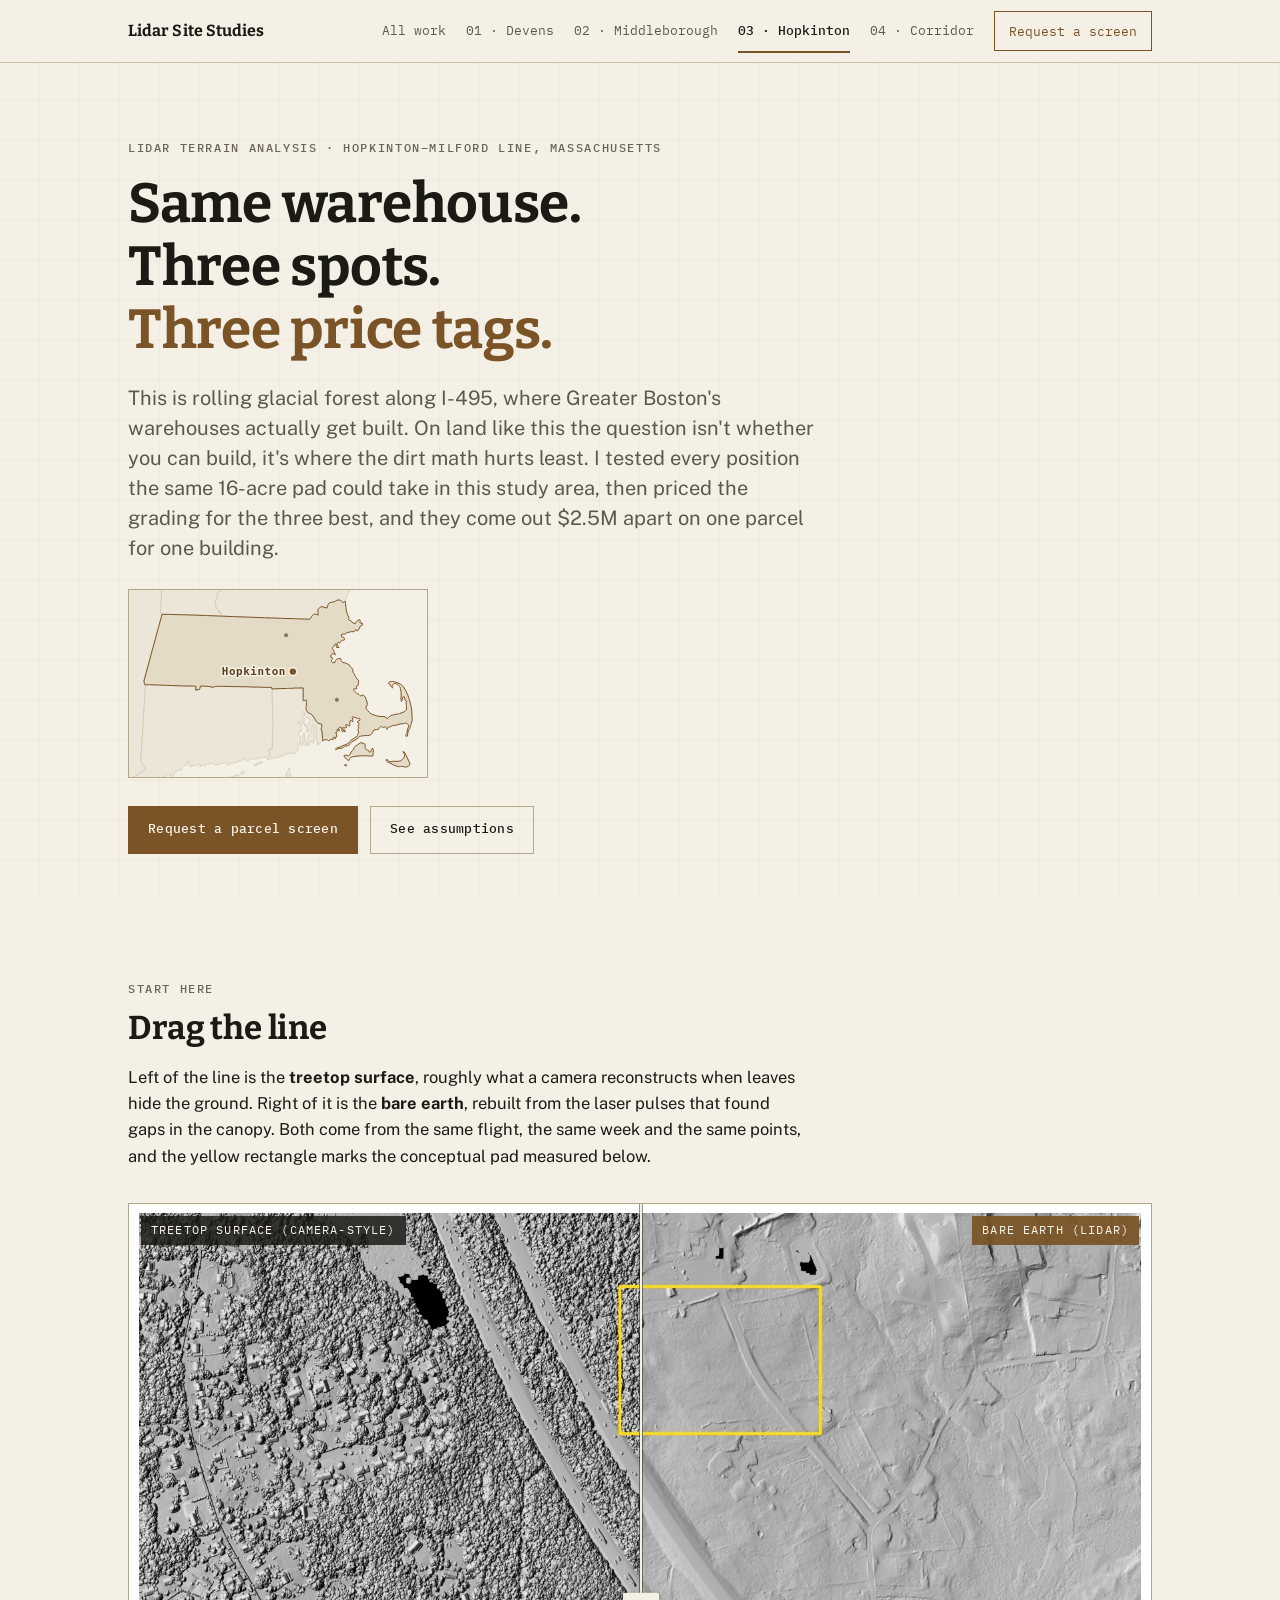
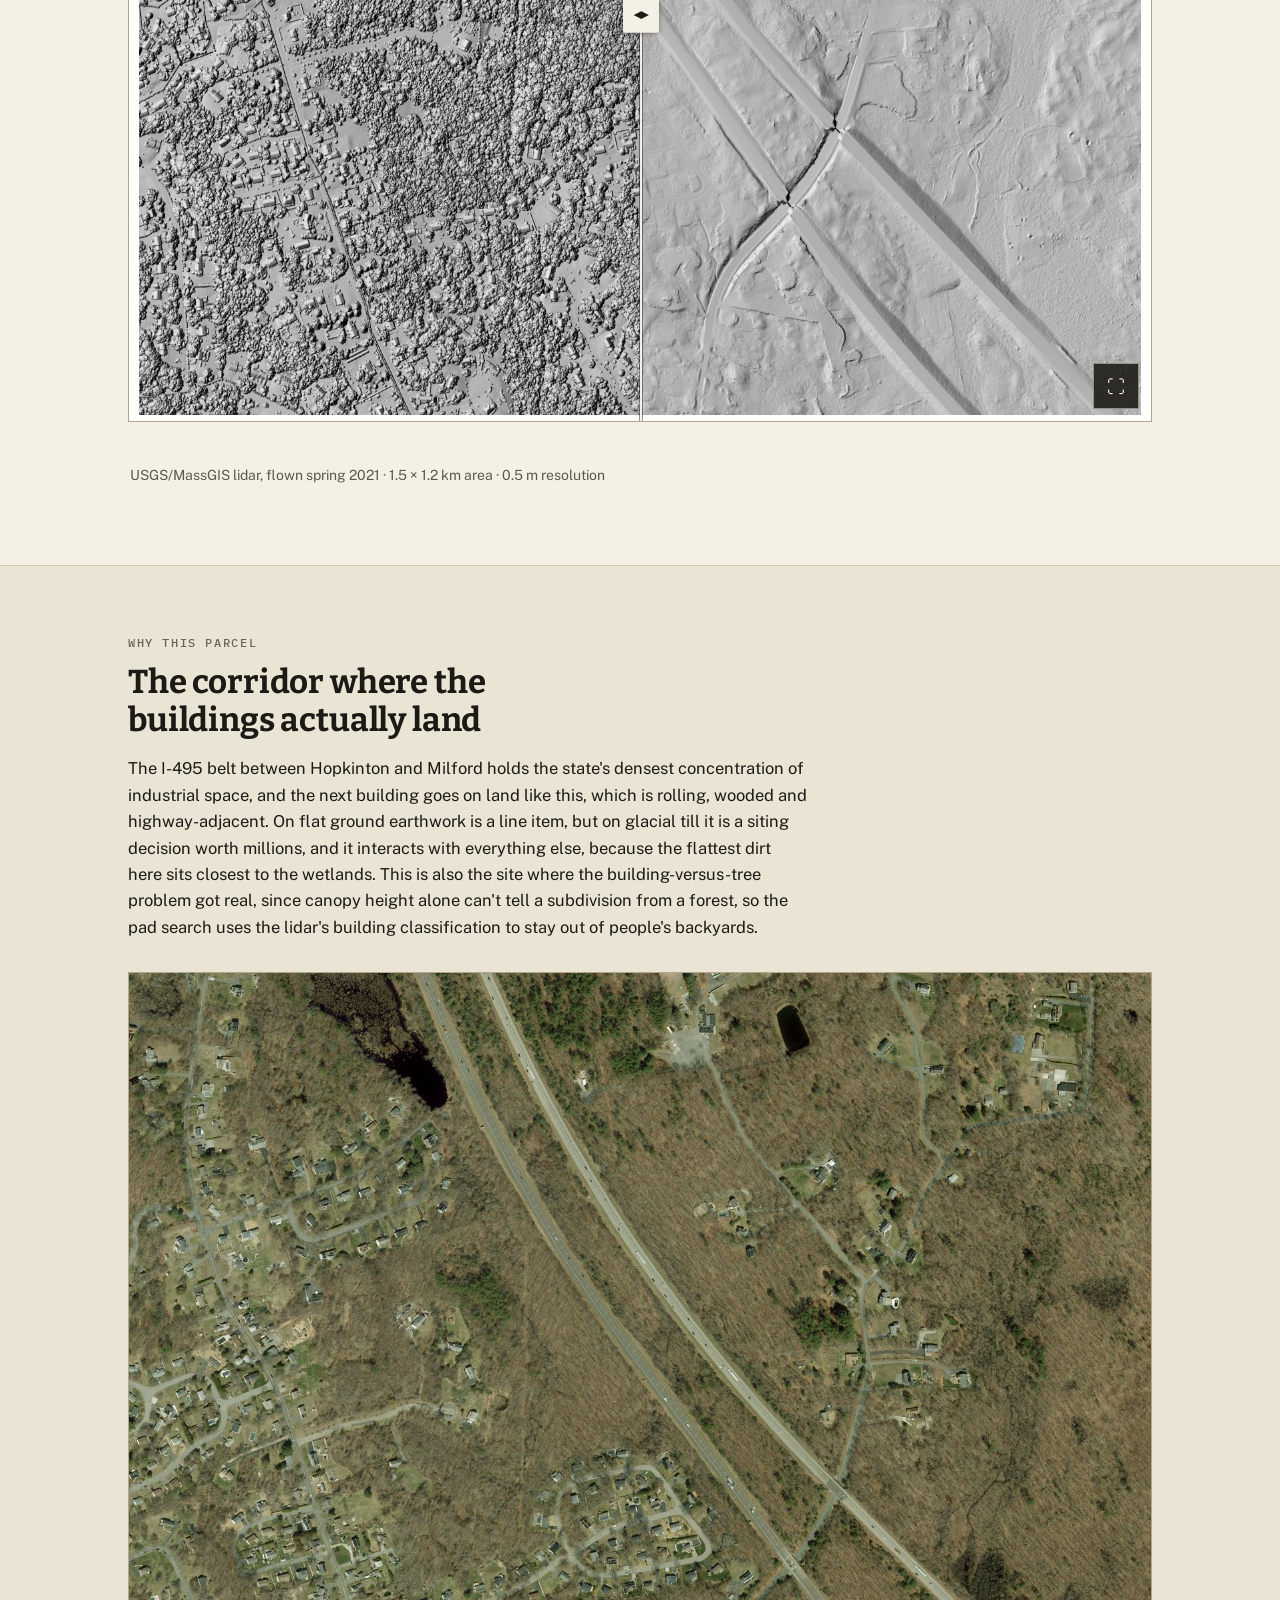
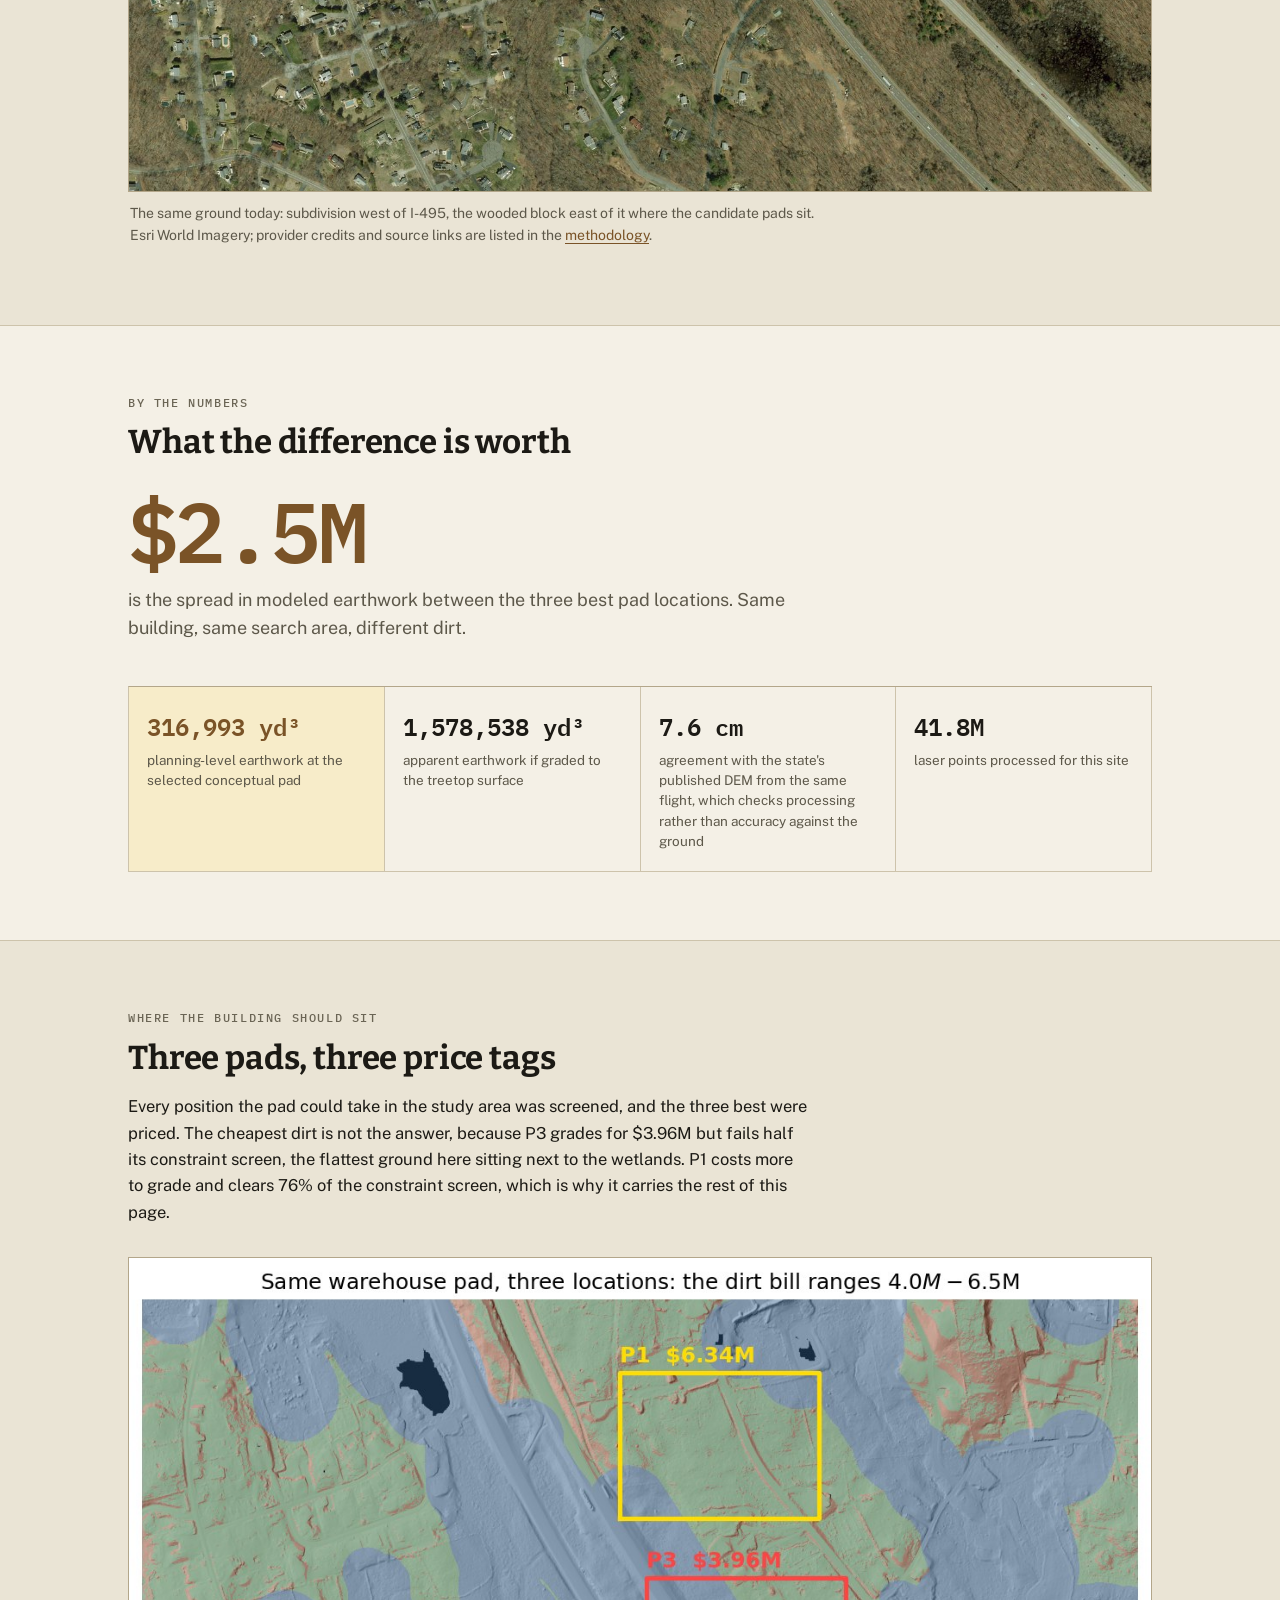
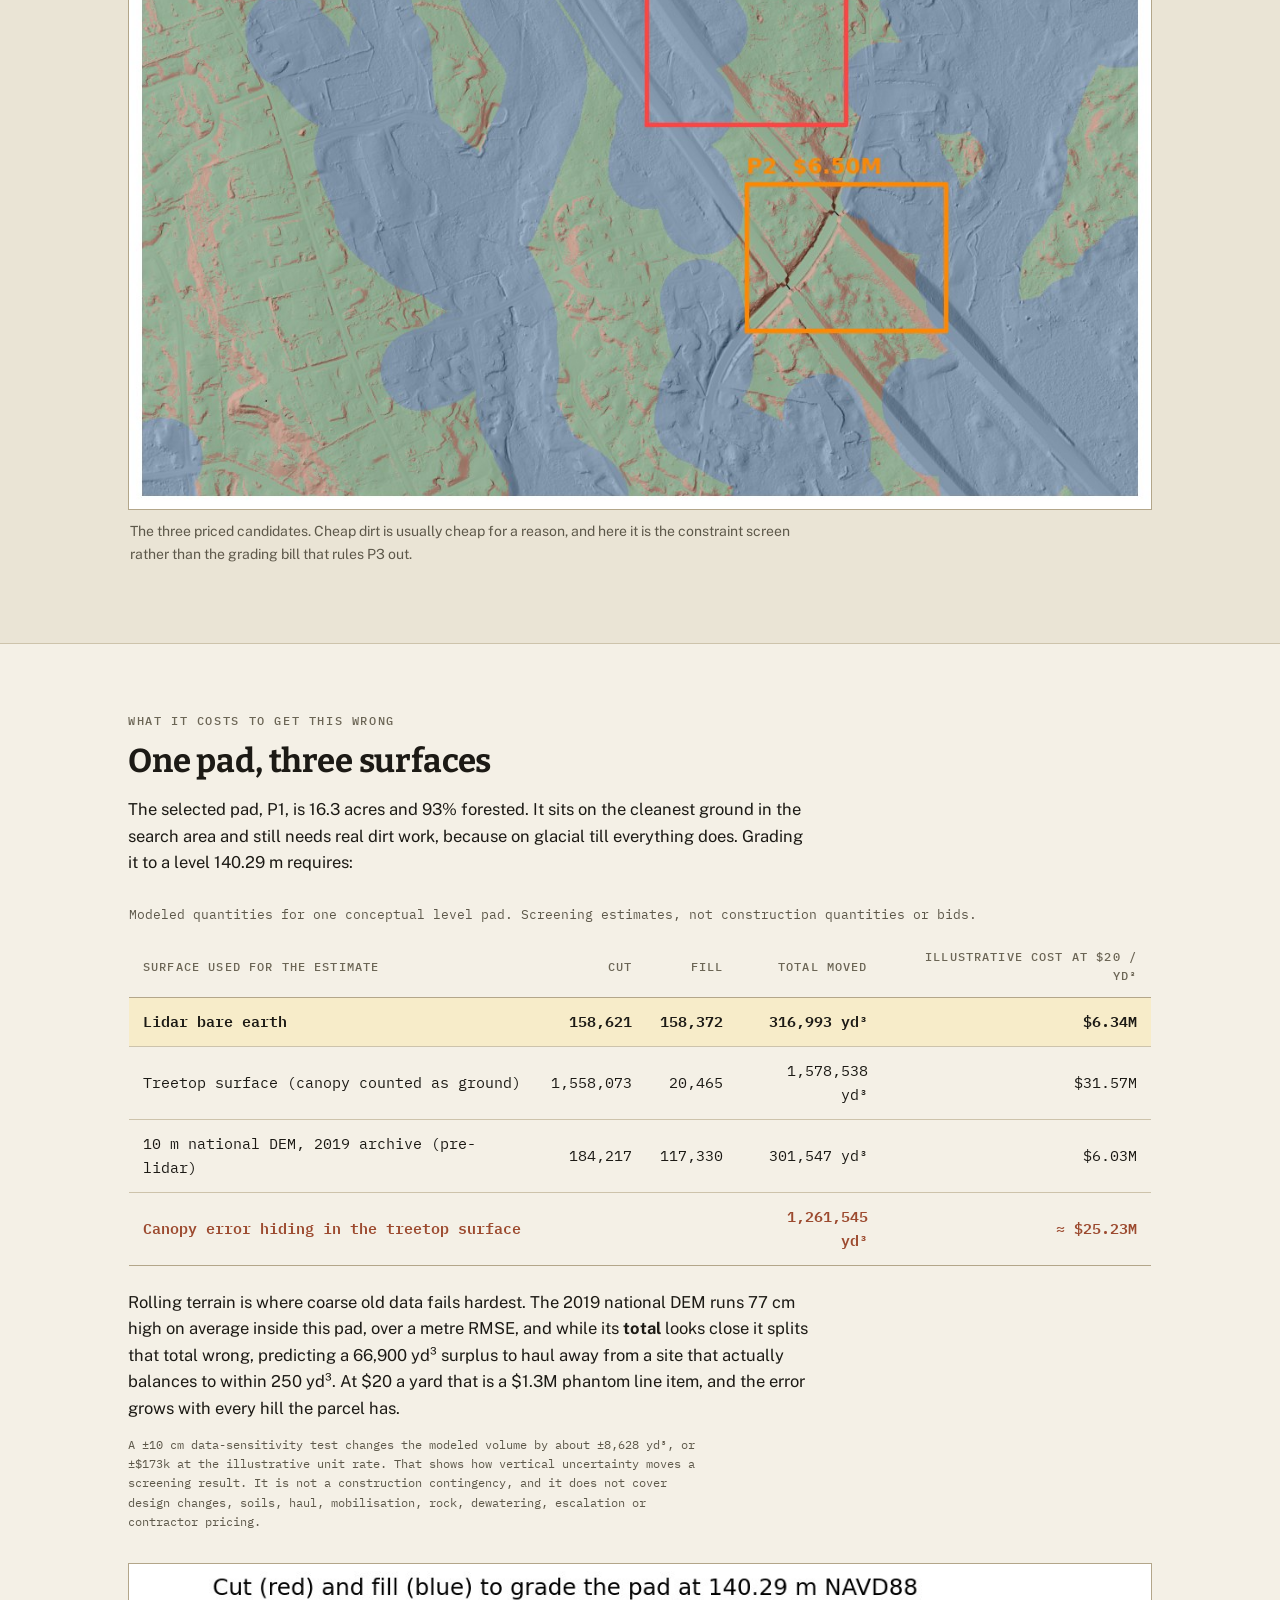
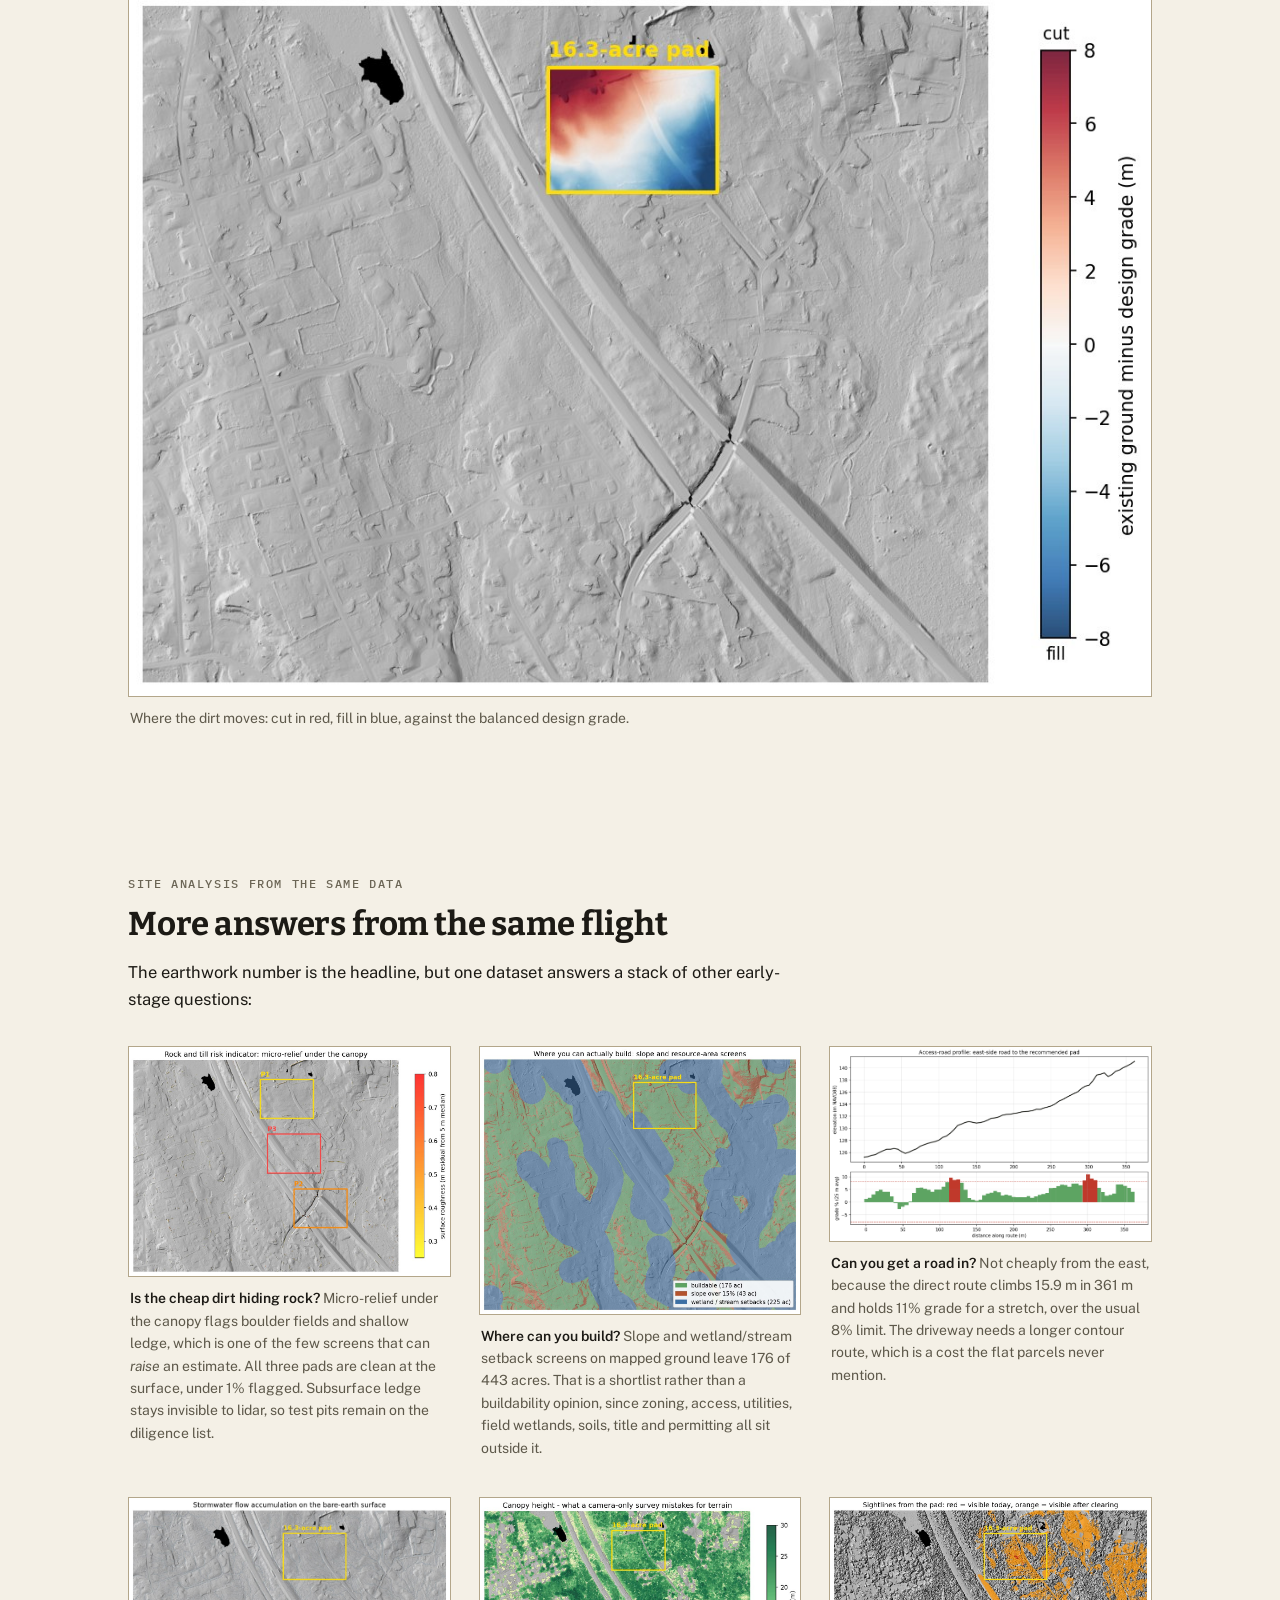
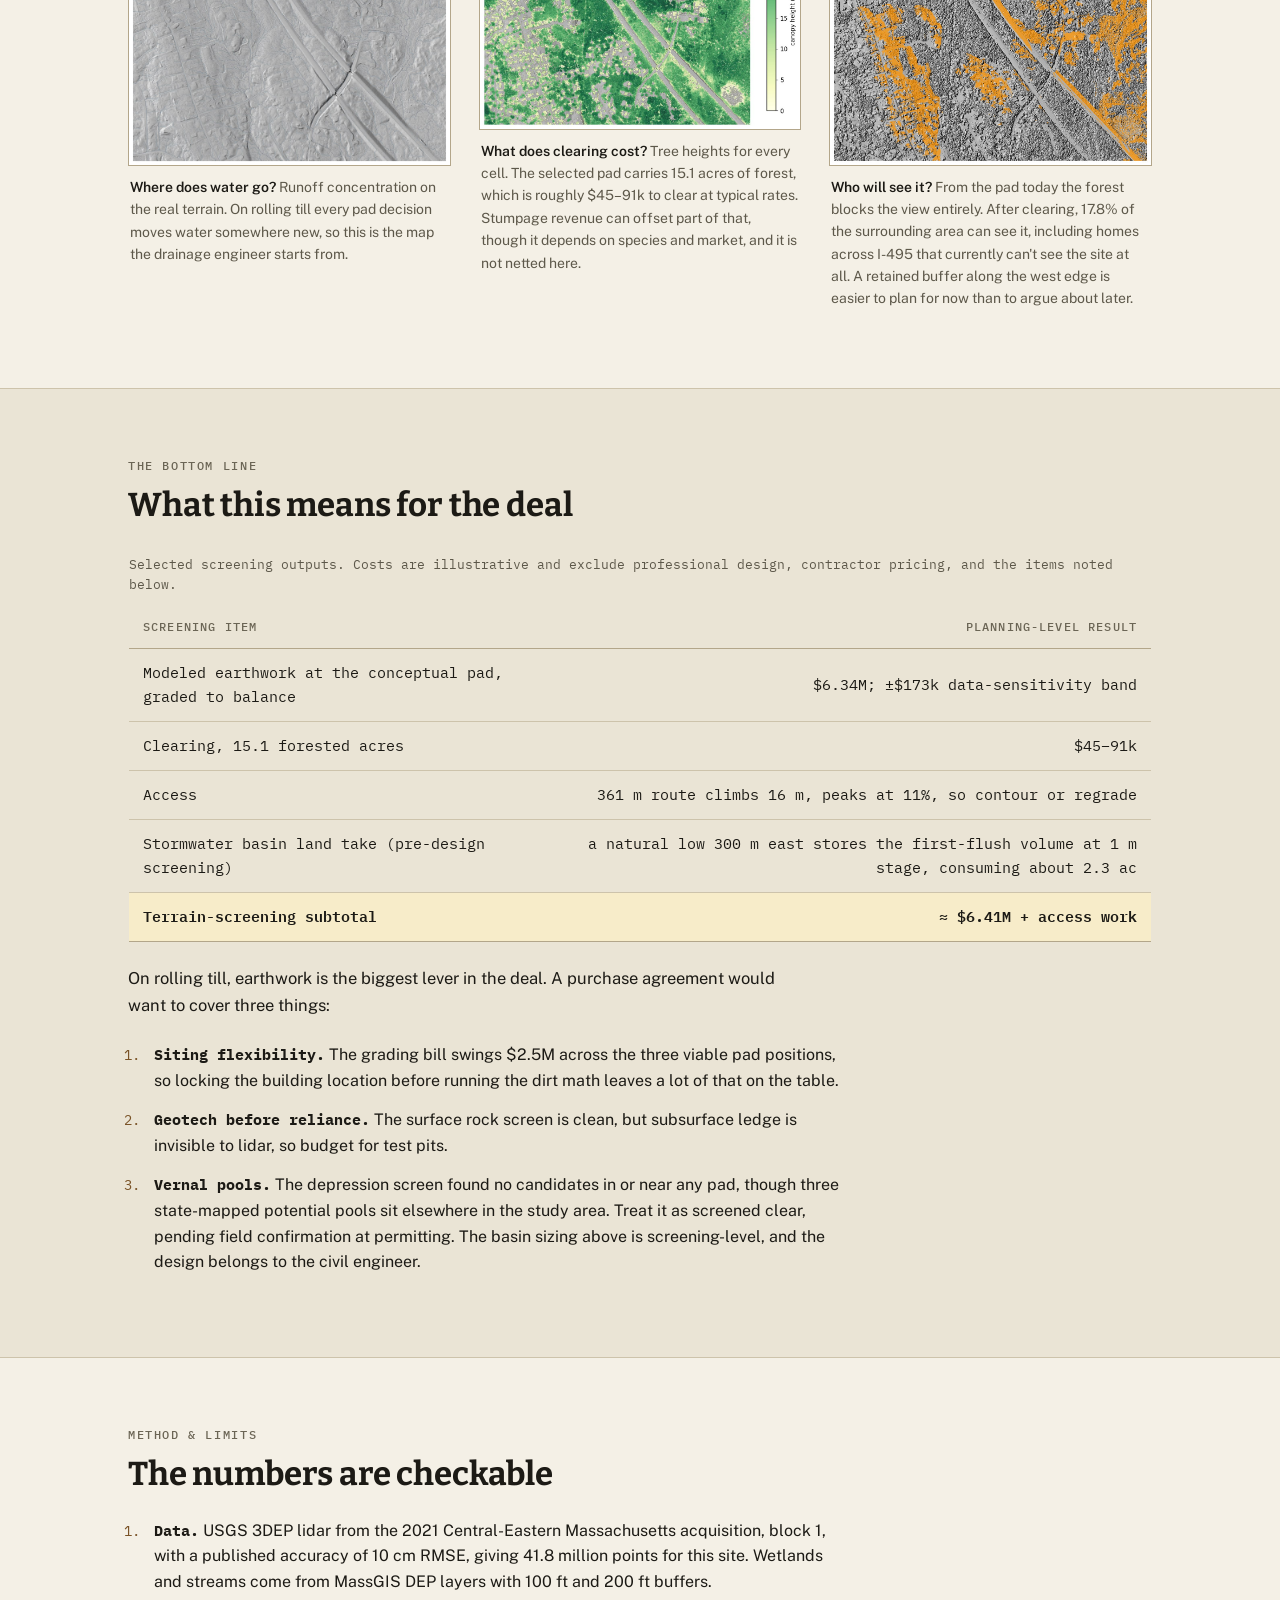
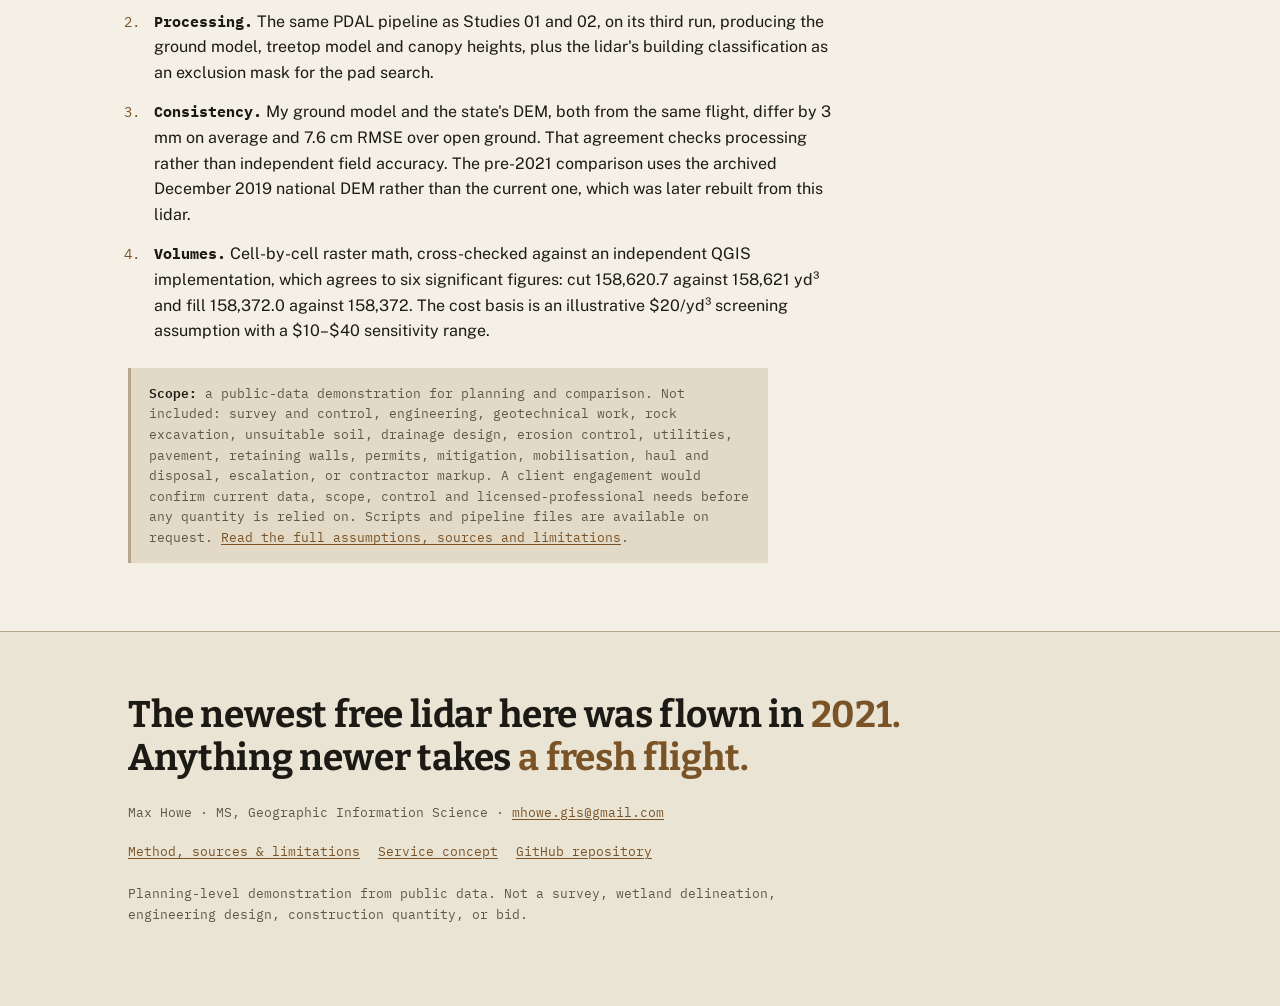
<file: hopkinton.html>
<!DOCTYPE html>
<html lang="en">
<head>
<meta charset="utf-8">
<meta name="viewport" content="width=device-width, initial-scale=1">
<title>Three Pads, Three Price Tags — Planning-Level LiDAR Study, Hopkinton MA</title>
<meta name="description" content="A planning-level siting and earthwork study from public LiDAR on rolling wooded land at the Hopkinton–Milford line, Massachusetts.">
<link rel="canonical" href="https://maxwellhowegis.com/lidar-test/hopkinton.html">
<meta name="theme-color" content="#f4f0e6">
<meta property="og:title" content="Three Pads, Three Price Tags">
<meta property="og:description" content="One building and one parcel, but three places to put it, with a $2.5M spread in modeled earthwork between them.">
<meta property="og:type" content="website">
<meta property="og:url" content="https://maxwellhowegis.com/lidar-test/hopkinton.html">
<meta property="og:image" content="https://maxwellhowegis.com/lidar-test/assets/hk_hs_dtm.jpg">
<meta name="twitter:card" content="summary_large_image">
<link rel="icon" href="data:image/svg+xml,%3Csvg xmlns='http://www.w3.org/2000/svg' viewBox='0 0 100 100'%3E%3Ctext y='.9em' font-size='90'%3E%E2%9B%B0%EF%B8%8F%3C/text%3E%3C/svg%3E">
<link rel="preconnect" href="https://fonts.googleapis.com">
<link rel="preconnect" href="https://fonts.gstatic.com" crossorigin>
<link href="https://fonts.googleapis.com/css2?family=Bitter:wght@700&family=IBM+Plex+Mono:wght@400;500;600&family=Public+Sans:wght@400;500;600&display=swap" rel="stylesheet">
<link rel="stylesheet" href="site.css">
</head>
<body>
<a class="skip-link" href="#main">Skip to main content</a>
<nav class="projnav" aria-label="Case-study navigation"><div class="wrap"><a class="brand" href="index.html">Lidar Site Studies</a><button class="nav-toggle" type="button" aria-expanded="false" aria-controls="case-links">Menu</button><div class="links" id="case-links"><a href="index.html#cases">All work</a><a href="devens.html">01 · Devens</a><a href="middleboro.html">02 · Middleborough</a><a class="on" aria-current="page" href="hopkinton.html">03 · Hopkinton</a><a href="p04.html">04 · Corridor</a><a class="nav-cta" href="mailto:mhowe.gis@gmail.com?subject=Lidar%20Site%20Studies%20parcel%20screen">Request a screen</a></div></div></nav>
<main id="main">
<header>
  <div class="wrap">
    <div class="kicker">Lidar terrain analysis · Hopkinton–Milford line, Massachusetts</div>
    <h1>Same warehouse.<br>Three spots.<br><span class="under">Three price tags.</span></h1>
    <p class="lede">This is rolling glacial forest along I-495, where Greater Boston's warehouses actually
    get built. On land like this the question isn't whether you can build, it's where the dirt
    math hurts least. I tested every position the same 16-acre pad could take in this study
    area, then priced the grading for the three best, and they come out $2.5M apart on one
    parcel for one building.</p>
    <img class="locus" src="assets/hopkinton_locus.svg" alt="Location of the Hopkinton study area within Massachusetts" width="480" height="300">
    <div class="hero-actions"><a class="button" href="mailto:mhowe.gis@gmail.com?subject=Lidar%20Site%20Studies%20parcel%20screen">Request a parcel screen</a><a class="button secondary" href="methodology.html">See assumptions</a></div>
  </div>
</header>

<section>
  <div class="wrap">
    <div class="kicker">Start here</div>
    <h2>Drag the line</h2>
    <p class="prose">Left of the line is the <b>treetop surface</b>, roughly what a camera reconstructs
    when leaves hide the ground. Right of it is the <b>bare earth</b>, rebuilt from the laser
    pulses that found gaps in the canopy. Both come from the same flight, the same week and
    the same points, and the yellow rectangle marks the conceptual pad measured below.</p>
    <div class="swipe" id="swipe" style="--focus:58% 18%">
      <div class="stage" id="swipeStage">
        <img src="assets/hk_hs_dtm.jpg" alt="Bare-earth lidar hillshade" width="1530" height="1230">
        <div class="top" id="swipeTop"><img src="assets/hk_hs_dsm.jpg" alt="Canopy surface hillshade" width="1530" height="1230"></div>
        <div class="bar" id="swipeBar"></div>
      </div>
      <div class="tag left">TREETOP SURFACE (CAMERA-STYLE)</div>
      <div class="tag right">BARE EARTH (LIDAR)</div>
      <button class="fsbtn" id="swipeFs" aria-label="Toggle fullscreen">⛶</button>
    </div>
    <figure><figcaption>USGS/MassGIS lidar, flown spring 2021 · 1.5 × 1.2 km area · 0.5 m resolution</figcaption></figure>
  </div>
</section>

<section class="raised">
  <div class="wrap">
    <div class="kicker">Why this parcel</div>
    <h2>The corridor where the buildings actually land</h2>
    <p class="prose">The I-495 belt between Hopkinton and Milford holds the state's densest concentration
    of industrial space, and the next building goes on land like this, which is rolling, wooded
    and highway-adjacent. On flat ground earthwork is a line item, but on glacial till it is a
    siting decision worth millions, and it interacts with everything else, because the flattest
    dirt here sits closest to the wetlands. This is also the site where the building-versus-tree
    problem got real, since canopy height alone can't tell a subdivision from a forest, so the
    pad search uses the lidar's building classification to stay out of people's backyards.</p>
    <figure>
      <img src="assets/hk_imagery_aoi.jpg" alt="Aerial imagery of the corridor today" loading="lazy" width="1600" height="1280">
      <figcaption>The same ground today: subdivision west of I-495, the wooded block east of it
      where the candidate pads sit. Esri World Imagery; provider credits and source links are
      listed in the <a href="methodology.html#sources">methodology</a>.</figcaption>
    </figure>
  </div>
</section>

<section>
  <div class="wrap">
    <div class="kicker">By the numbers</div>
    <h2>What the difference is worth</h2>
    <div class="bignum">$2.5M
    <small>is the spread in modeled earthwork between the three best pad locations. Same
    building, same search area, different dirt.</small>
    </div>
    <div class="stats">
    <div class="stat hot"><div class="v">316,993 yd³</div><div class="l">planning-level earthwork at the selected conceptual pad</div></div>
    <div class="stat"><div class="v">1,578,538 yd³</div><div class="l">apparent earthwork if graded to the treetop surface</div></div>
    <div class="stat"><div class="v">7.6 cm</div><div class="l">agreement with the state's published DEM from the same flight, which checks processing rather than accuracy against the ground</div></div>
    <div class="stat"><div class="v">41.8M</div><div class="l">laser points processed for this site</div></div>
    </div>
  </div>
</section>

<section class="raised">
  <div class="wrap">
    <div class="kicker">Where the building should sit</div>
    <h2>Three pads, three price tags</h2>
    <p class="prose">Every position the pad could take in the study area was screened, and the three best
    were priced. The cheapest dirt is not the answer, because P3 grades for $3.96M but fails
    half its constraint screen, the flattest ground here sitting next to the wetlands. P1 costs
    more to grade and clears 76% of the constraint screen, which is why it carries the rest of
    this page.</p>
    <figure>
      <img src="assets/hk_pads_overview.jpg" alt="Three candidate pads with grading costs" loading="lazy" width="1185" height="987">
      <figcaption>The three priced candidates. Cheap dirt is usually cheap for a reason, and here it is
      the constraint screen rather than the grading bill that rules P3 out.</figcaption>
    </figure>
  </div>
</section>

<section>
  <div class="wrap">
    <div class="kicker">What it costs to get this wrong</div>
    <h2>One pad, three surfaces</h2>
    <p class="prose">The selected pad, P1, is 16.3 acres and 93% forested. It sits on the cleanest ground
    in the search area and still needs real dirt work, because on glacial till everything does.
    Grading it to a level 140.29 m requires:</p>
    <div class="tablewrap" data-label="Planning-level earthwork comparison">
    <table>
      <caption>Modeled quantities for one conceptual level pad. Screening estimates, not construction quantities or bids.</caption>
      <thead><tr><th scope="col">Surface used for the estimate</th><th scope="col">Cut</th><th scope="col">Fill</th><th scope="col">Total moved</th><th scope="col">Illustrative cost at $20 / yd³</th></tr></thead>
      <tbody>
        <tr class="ours"><td>Lidar bare earth</td><td>158,621</td><td>158,372</td><td>316,993 yd³</td><td>$6.34M</td></tr>
        <tr><td>Treetop surface (canopy counted as ground)</td><td>1,558,073</td><td>20,465</td><td>1,578,538 yd³</td><td>$31.57M</td></tr>
        <tr><td>10 m national DEM, 2019 archive (pre-lidar)</td><td>184,217</td><td>117,330</td><td>301,547 yd³</td><td>$6.03M</td></tr>
        <tr class="delta"><td>Canopy error hiding in the treetop surface</td><td colspan="2"></td><td>1,261,545 yd³</td><td>≈ $25.23M</td></tr>
      </tbody>
    </table>
    </div>
    <p class="prose" style="margin-top:22px">Rolling terrain is where coarse old data fails hardest. The 2019 national DEM runs
    77 cm high on average inside this pad, over a metre RMSE, and while its <b>total</b> looks
    close it splits that total wrong, predicting a 66,900 yd³ surplus to haul away from a site
    that actually balances to within 250 yd³. At $20 a yard that is a $1.3M phantom line item,
    and the error grows with every hill the parcel has.</p>
    <p class="table-foot">A ±10 cm data-sensitivity test changes the modeled volume by about ±8,628 yd³, or
    ±$173k at the illustrative unit rate. That shows how vertical uncertainty moves a screening
    result. It is not a construction contingency, and it does not cover design changes, soils,
    haul, mobilisation, rock, dewatering, escalation or contractor pricing.</p>
    <figure>
      <img src="assets/hk_cutfill_map.jpg" alt="Cut and fill map of the pad" loading="lazy" width="1124" height="805">
      <figcaption>Where the dirt moves: cut in red, fill in blue, against the balanced design grade.</figcaption>
    </figure>
  </div>
</section>

<section>
  <div class="wrap">
    <div class="kicker">Site analysis from the same data</div>
    <h2>More answers from the same flight</h2>
    <p class="prose">The earthwork number is the headline, but one dataset answers a stack of
    other early-stage questions:</p>
    <div class="moat">
      <figure>
        <img src="assets/hk_roughness_map.jpg" alt="Rock and till risk indicator" loading="lazy" width="1126" height="805">
        <figcaption><b>Is the cheap dirt hiding rock?</b> Micro-relief under the canopy flags boulder fields and shallow ledge, which is one of
        the few screens that can <i>raise</i> an estimate. All three pads are clean at the
        surface, under 1% flagged. Subsurface ledge stays invisible to lidar, so test pits remain
        on the diligence list.</figcaption>
      </figure>
      <figure>
        <img src="assets/hk_buildable_map.jpg" alt="Buildable land screen" loading="lazy" width="1185" height="985">
        <figcaption><b>Where can you build?</b> Slope and wetland/stream setback screens on mapped ground leave 176 of 443 acres.
        That is a shortlist rather than a buildability opinion, since zoning, access, utilities,
        field wetlands, soils, title and permitting all sit outside it.</figcaption>
      </figure>
      <figure>
        <img src="assets/hk_road_profile.png" alt="Access road grade profile" loading="lazy" width="1517" height="917">
        <figcaption><b>Can you get a road in?</b> Not cheaply from the east, because the direct route climbs 15.9 m in 361 m and holds
        11% grade for a stretch, over the usual 8% limit. The driveway needs a longer contour
        route, which is a cost the flat parcels never mention.</figcaption>
      </figure>
      <figure>
        <img src="assets/hk_flowaccum_map.jpg" alt="Stormwater flow accumulation" loading="lazy" width="1600" height="1331">
        <figcaption><b>Where does water go?</b> Runoff concentration on the real terrain. On rolling till every pad decision moves
        water somewhere new, so this is the map the drainage engineer starts from.</figcaption>
      </figure>
      <figure>
        <img src="assets/hk_chm_map.jpg" alt="Canopy height model" loading="lazy" width="1119" height="805">
        <figcaption><b>What does clearing cost?</b> Tree heights for every cell. The selected pad carries 15.1 acres of forest, which is
        roughly $45–91k to clear at typical rates. Stumpage revenue can offset part of that,
        though it depends on species and market, and it is not netted here.</figcaption>
      </figure>
      <figure>
        <img src="assets/hk_viewshed_map.jpg" alt="Viewshed before and after clearing" loading="lazy" width="1185" height="985">
        <figcaption><b>Who will see it?</b> From the pad today the forest blocks the view entirely. After clearing, 17.8% of the
        surrounding area can see it, including homes across I-495 that currently can't see the
        site at all. A retained buffer along the west edge is easier to plan for now than to
        argue about later.</figcaption>
      </figure>
    </div>
  </div>
</section>

<section class="raised">
  <div class="wrap">
    <div class="kicker">The bottom line</div>
    <h2>What this means for the deal</h2>
    <div class="tablewrap" data-label="Planning-level deal screen">
    <table>
      <caption>Selected screening outputs. Costs are illustrative and exclude professional design, contractor pricing, and the items noted below.</caption>
      <thead><tr><th scope="col">Screening item</th><th scope="col">Planning-level result</th></tr></thead>
      <tbody>
        <tr><td>Modeled earthwork at the conceptual pad, graded to balance</td><td>$6.34M; ±$173k data-sensitivity band</td></tr>
        <tr><td>Clearing, 15.1 forested acres</td><td>$45–91k</td></tr>
        <tr><td>Access</td><td>361 m route climbs 16 m, peaks at 11%, so contour or regrade</td></tr>
        <tr><td>Stormwater basin land take (pre-design screening)</td><td>a natural low 300 m east stores the first-flush volume at 1 m stage, consuming about 2.3 ac</td></tr>
        <tr class="ours"><td>Terrain-screening subtotal</td><td>≈ $6.41M + access work</td></tr>
      </tbody>
    </table>
    </div>
    <p class="prose" style="margin-top:22px">On rolling till, earthwork is the biggest lever in the deal. A purchase agreement
    would want to cover three things:</p>
    <ol class="method">
      <li><b>Siting flexibility.</b> The grading bill swings $2.5M across the three viable pad
        positions, so locking the building location before running the dirt math leaves a lot of
        that on the table.</li>
      <li><b>Geotech before reliance.</b> The surface rock screen is clean, but subsurface ledge
        is invisible to lidar, so budget for test pits.</li>
      <li><b>Vernal pools.</b> The depression screen found no candidates in or near any pad,
        though three state-mapped potential pools sit elsewhere in the study area. Treat it as
        screened clear, pending field confirmation at permitting. The basin sizing above is
        screening-level, and the design belongs to the civil engineer.</li>
    </ol>
  </div>
</section>

<section>
  <div class="wrap">
    <div class="kicker">Method &amp; limits</div>
    <h2>The numbers are checkable</h2>
    <ol class="method">
      <li><b>Data.</b> USGS 3DEP lidar from the 2021 Central-Eastern Massachusetts acquisition,
        block 1, with a published accuracy of 10 cm RMSE, giving 41.8 million points for this
        site. Wetlands and streams come from MassGIS DEP layers with 100 ft and 200 ft buffers.</li>
      <li><b>Processing.</b> The same PDAL pipeline as Studies 01 and 02, on its third run,
        producing the ground model, treetop model and canopy heights, plus the lidar's building
        classification as an exclusion mask for the pad search.</li>
      <li><b>Consistency.</b> My ground model and the state's DEM, both from the same flight,
        differ by 3 mm on average and 7.6 cm RMSE over open ground. That agreement checks
        processing rather than independent field accuracy. The pre-2021 comparison uses the
        archived December 2019 national DEM rather than the current one, which was later rebuilt
        from this lidar.</li>
      <li><b>Volumes.</b> Cell-by-cell raster math, cross-checked against an independent QGIS
        implementation, which agrees to six significant figures: cut 158,620.7 against 158,621
        yd³ and fill 158,372.0 against 158,372. The cost basis is an illustrative $20/yd³
        screening assumption with a $10–$40 sensitivity range.</li>
    </ol>
    <p class="scope-note"><strong>Scope:</strong> a public-data demonstration for planning and
    comparison. Not included: survey and control, engineering, geotechnical work, rock
    excavation, unsuitable soil, drainage design, erosion control, utilities, pavement,
    retaining walls, permits, mitigation, mobilisation, haul and disposal, escalation, or
    contractor markup. A client engagement would confirm current data, scope, control and
    licensed-professional needs before any quantity is relied on. Scripts and pipeline files
    are available on request. <a href="methodology.html">Read the full assumptions, sources
    and limitations</a>.</p>
  </div>
</section>

</main>
<footer>
  <div class="wrap">
    <p class="cta">The newest free lidar here was flown in <span>2021.</span><br>
    Anything newer takes <span>a fresh flight.</span></p>
    <p class="contact">
      Max Howe · MS, Geographic Information Science ·
      <a href="mailto:mhowe.gis@gmail.com">mhowe.gis@gmail.com</a>
    </p>
    <div class="footer-links"><a href="methodology.html">Method, sources &amp; limitations</a><a href="index.html#services">Service concept</a><a href="https://github.com/mapzimus/ground-truth">GitHub repository</a></div>
    <p class="footer-meta">Planning-level demonstration from public data. Not a survey, wetland delineation, engineering design, construction quantity, or bid.</p>
  </div>
</footer>

<script src="site.js" defer></script>
</body>
</html>
</file>
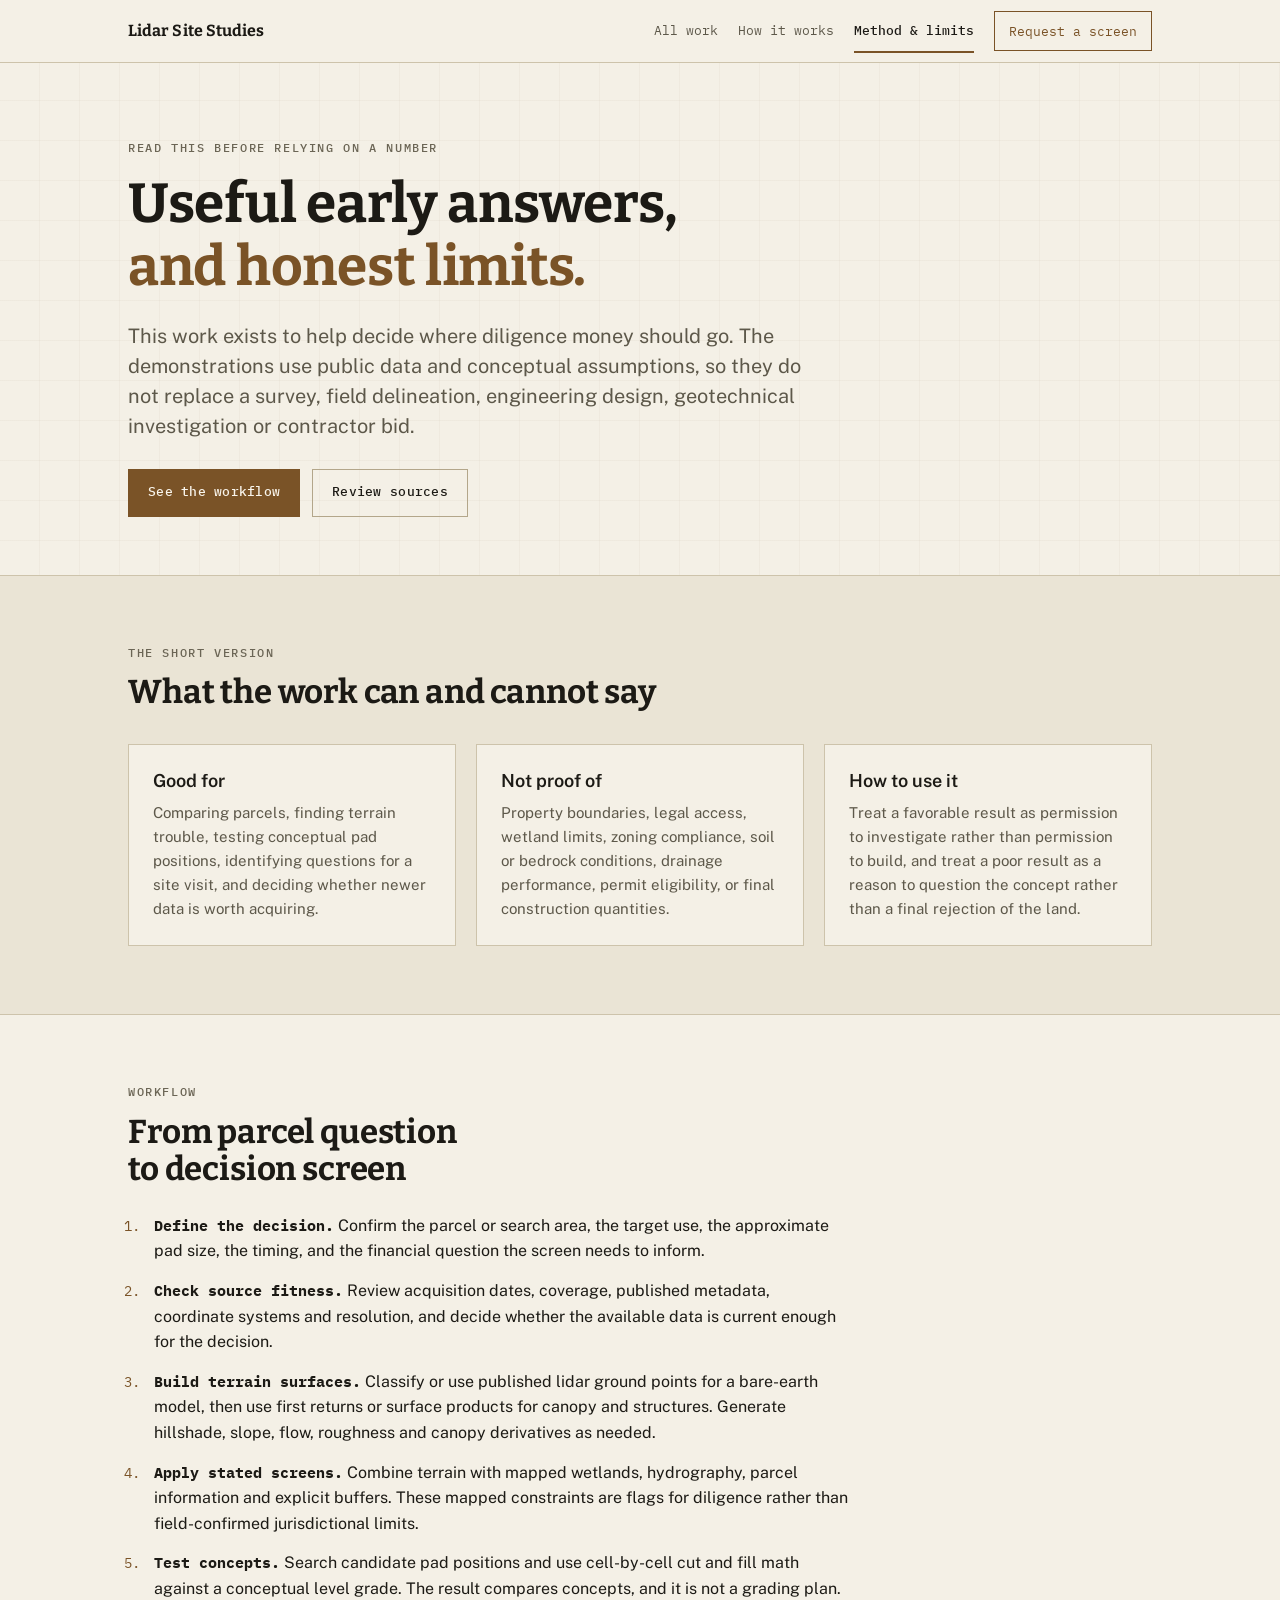
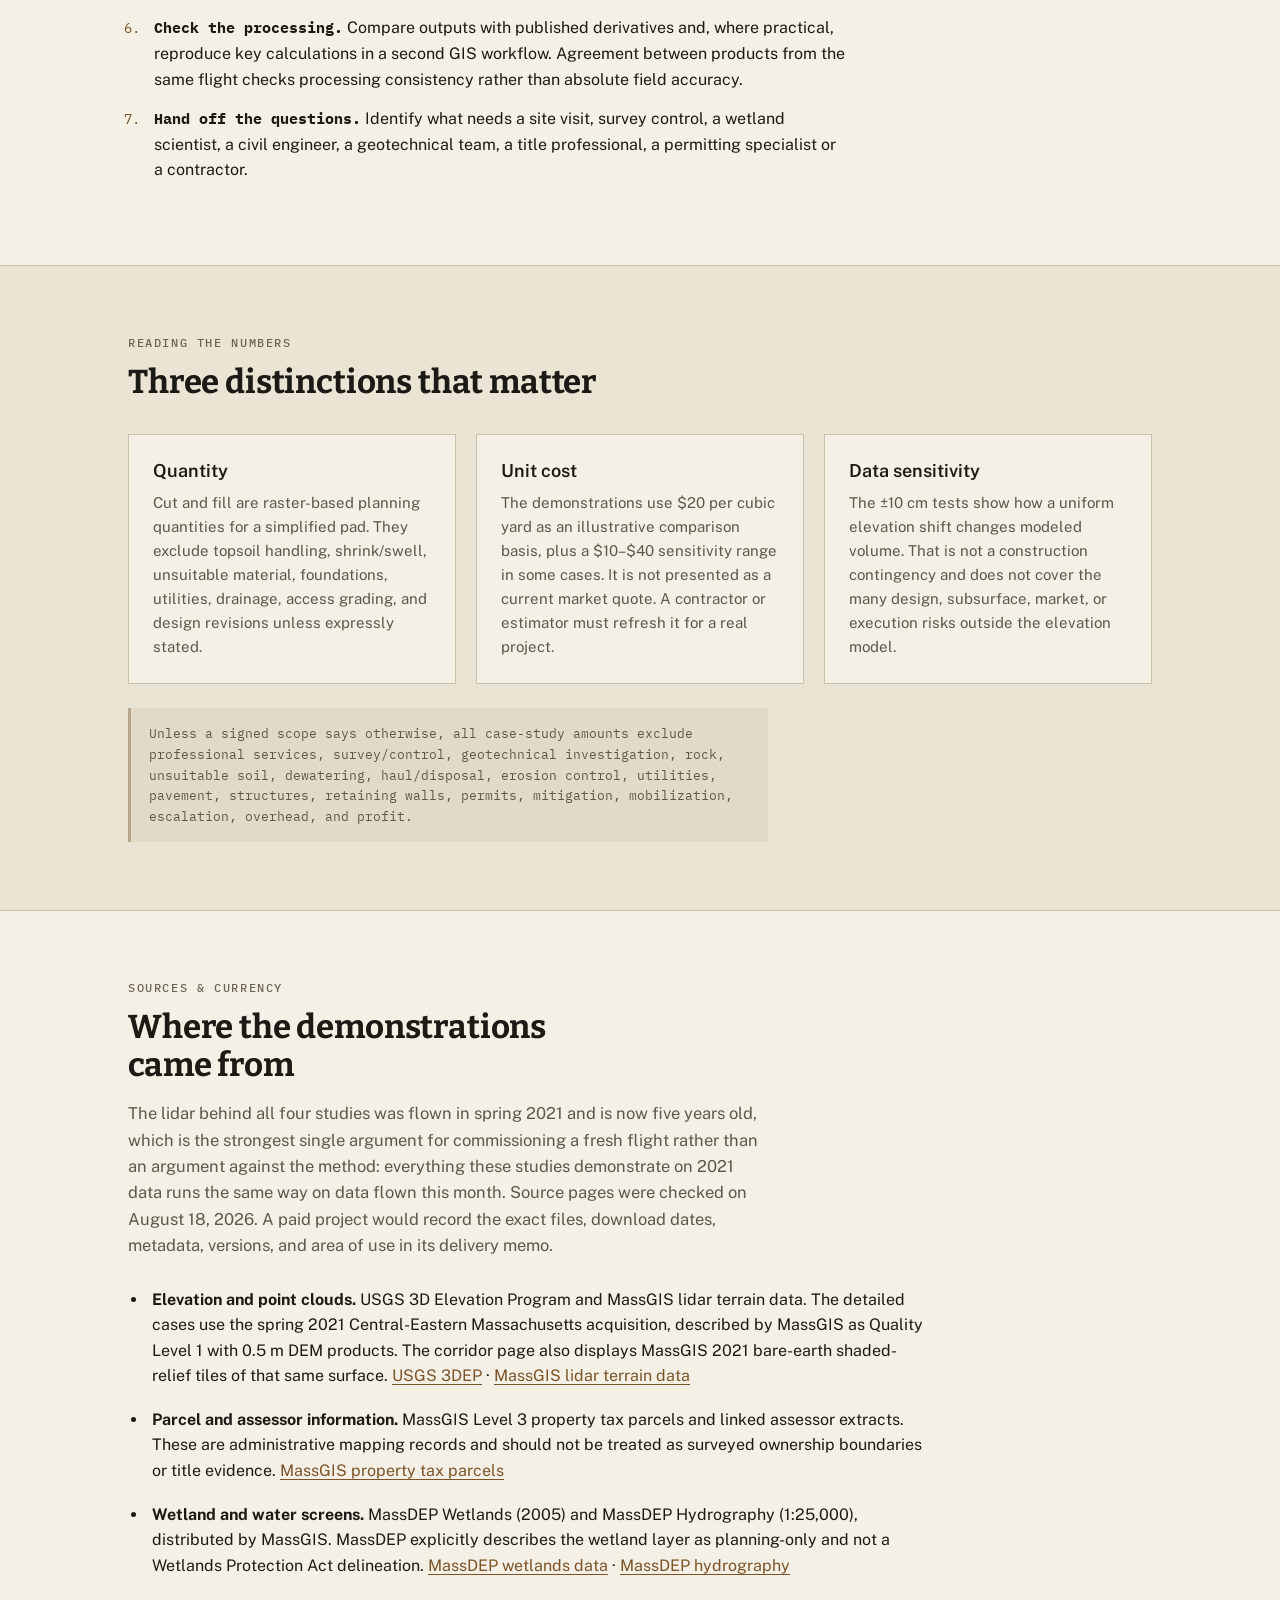
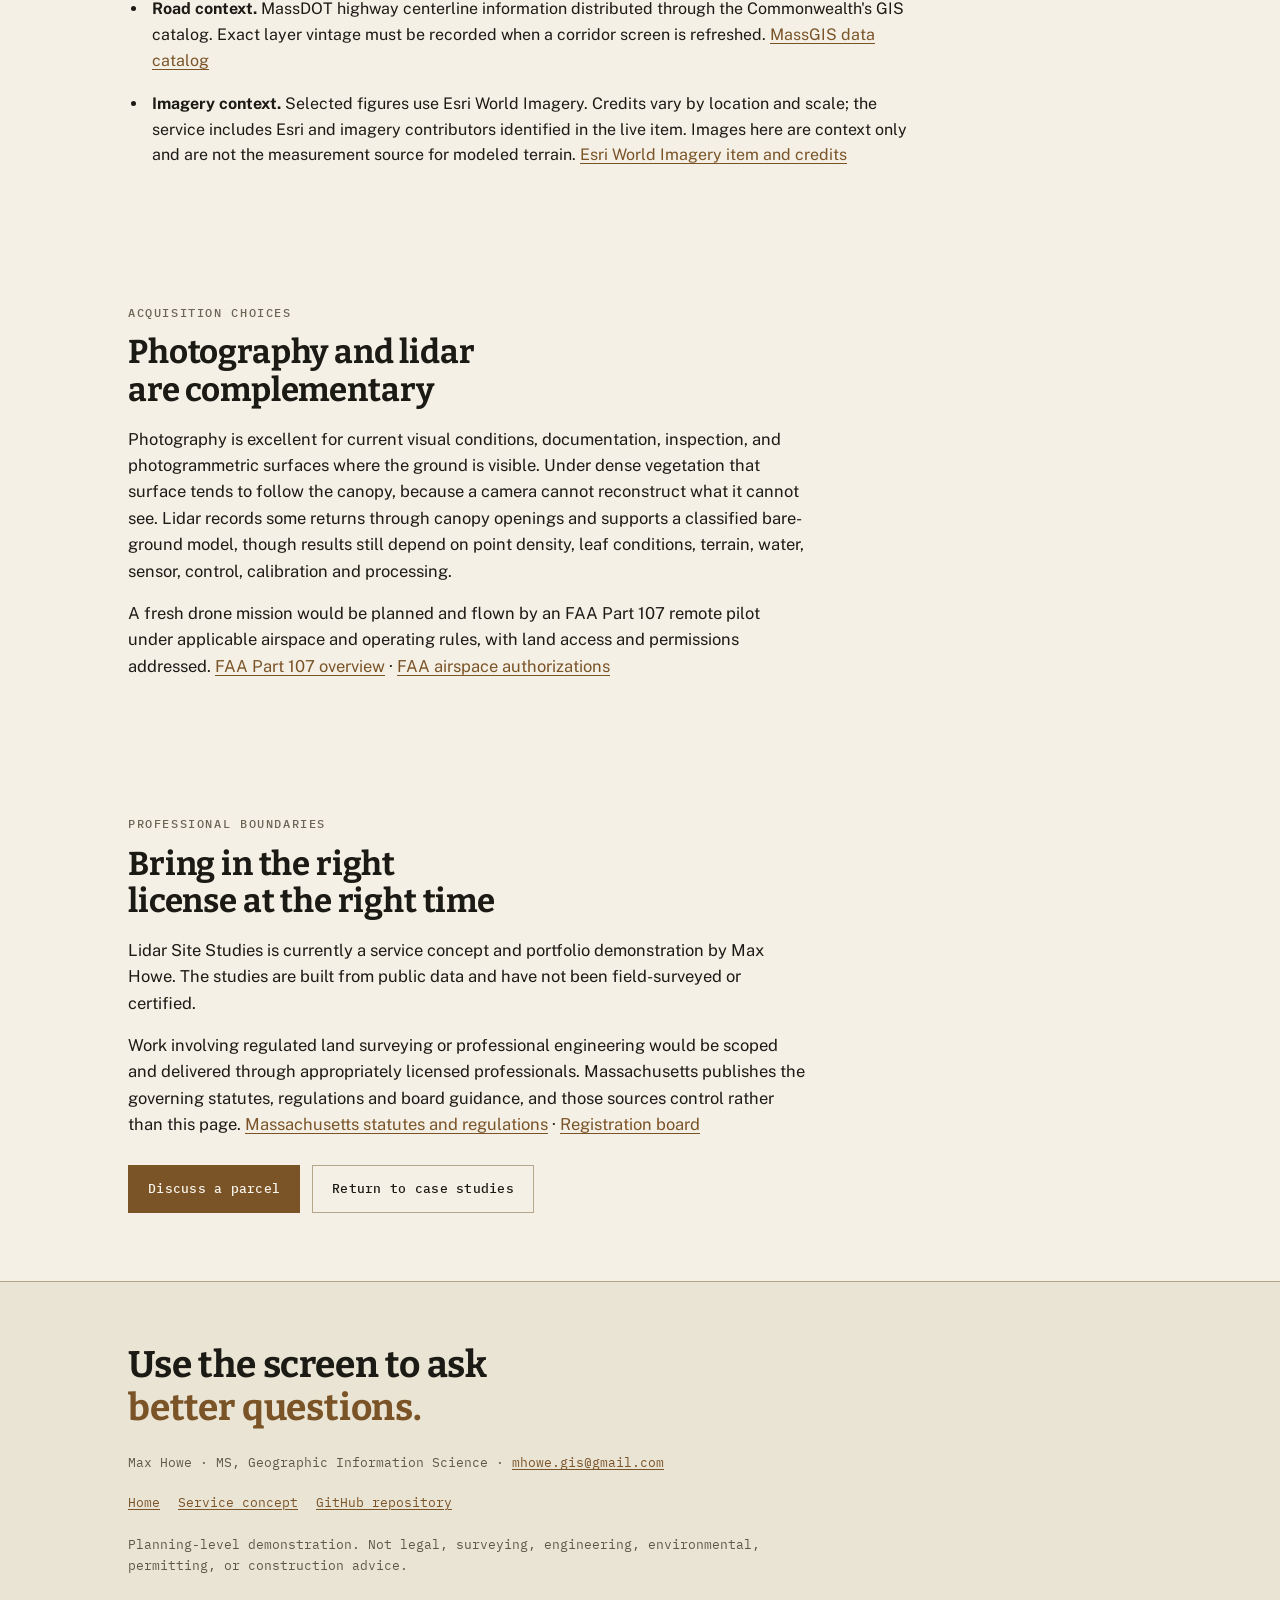
<file: methodology.html>
<!DOCTYPE html>
<html lang="en">
<head>
  <meta charset="utf-8">
  <meta name="viewport" content="width=device-width, initial-scale=1">
  <title>Method, Sources &amp; Limitations — Lidar Site Studies</title>
  <meta name="description" content="How the Lidar Site Studies terrain demonstrations were built, what their numbers mean, and what still requires fieldwork or a licensed professional.">
  <link rel="canonical" href="https://maxwellhowegis.com/lidar-test/methodology.html">
  <meta name="theme-color" content="#f4f0e6">
  <meta property="og:title" content="Lidar Site Studies — Method, Sources &amp; Limitations">
  <meta property="og:description" content="A plain-English guide to the data, assumptions, checks, and boundaries behind the terrain studies.">
  <meta property="og:type" content="website">
  <meta property="og:url" content="https://maxwellhowegis.com/lidar-test/methodology.html">
  <meta property="og:image" content="https://maxwellhowegis.com/lidar-test/assets/hs_dtm.jpg">
  <meta name="twitter:card" content="summary_large_image">
  <link rel="icon" href="data:image/svg+xml,%3Csvg xmlns='http://www.w3.org/2000/svg' viewBox='0 0 100 100'%3E%3Ctext y='.9em' font-size='90'%3E%E2%9B%B0%EF%B8%8F%3C/text%3E%3C/svg%3E">
  <link rel="preconnect" href="https://fonts.googleapis.com">
  <link rel="preconnect" href="https://fonts.gstatic.com" crossorigin>
  <link href="https://fonts.googleapis.com/css2?family=Bitter:wght@700&family=IBM+Plex+Mono:wght@400;500;600&family=Public+Sans:wght@400;500;600&display=swap" rel="stylesheet">
  <link rel="stylesheet" href="site.css">
</head>
<body>
  <a class="skip-link" href="#main">Skip to main content</a>
  <nav class="projnav" aria-label="Primary navigation">
    <div class="wrap">
      <a class="brand" href="index.html">Lidar Site Studies</a>
      <button class="nav-toggle" type="button" aria-expanded="false" aria-controls="method-links">Menu</button>
      <div class="links" id="method-links">
        <a href="index.html#cases">All work</a>
        <a href="index.html#services">How it works</a>
        <a class="on" aria-current="page" href="methodology.html">Method &amp; limits</a>
        <a class="nav-cta" href="mailto:mhowe.gis@gmail.com?subject=Lidar%20Site%20Studies%20parcel%20screen">Request a screen</a>
      </div>
    </div>
  </nav>

  <main id="main">
    <header>
      <div class="wrap">
        <div class="kicker">Read this before relying on a number</div>
        <h1>Useful early answers,<br><span class="under">and honest limits.</span></h1>
        <p class="lede">This work exists to help decide where diligence money should go. The demonstrations use public data and conceptual assumptions, so they do not replace a survey, field delineation, engineering design, geotechnical investigation or contractor bid.</p>
        <div class="hero-actions"><a class="button" href="#workflow">See the workflow</a><a class="button secondary" href="#sources">Review sources</a></div>
      </div>
    </header>

    <section class="paper">
      <div class="wrap">
        <div class="kicker">The short version</div>
        <h2>What the work can and cannot say</h2>
        <div class="boundary-grid">
          <article class="boundary"><h3>Good for</h3><p>Comparing parcels, finding terrain trouble, testing conceptual pad positions, identifying questions for a site visit, and deciding whether newer data is worth acquiring.</p></article>
          <article class="boundary"><h3>Not proof of</h3><p>Property boundaries, legal access, wetland limits, zoning compliance, soil or bedrock conditions, drainage performance, permit eligibility, or final construction quantities.</p></article>
          <article class="boundary"><h3>How to use it</h3><p>Treat a favorable result as permission to investigate rather than permission to build, and treat a poor result as a reason to question the concept rather than a final rejection of the land.</p></article>
        </div>
      </div>
    </section>

    <section id="workflow">
      <div class="wrap">
        <div class="kicker">Workflow</div>
        <h2>From parcel question to decision screen</h2>
        <ol class="method">
          <li><b>Define the decision.</b> Confirm the parcel or search area, the target use, the approximate pad size, the timing, and the financial question the screen needs to inform.</li>
          <li><b>Check source fitness.</b> Review acquisition dates, coverage, published metadata, coordinate systems and resolution, and decide whether the available data is current enough for the decision.</li>
          <li><b>Build terrain surfaces.</b> Classify or use published lidar ground points for a bare-earth model, then use first returns or surface products for canopy and structures. Generate hillshade, slope, flow, roughness and canopy derivatives as needed.</li>
          <li><b>Apply stated screens.</b> Combine terrain with mapped wetlands, hydrography, parcel information and explicit buffers. These mapped constraints are flags for diligence rather than field-confirmed jurisdictional limits.</li>
          <li><b>Test concepts.</b> Search candidate pad positions and use cell-by-cell cut and fill math against a conceptual level grade. The result compares concepts, and it is not a grading plan.</li>
          <li><b>Check the processing.</b> Compare outputs with published derivatives and, where practical, reproduce key calculations in a second GIS workflow. Agreement between products from the same flight checks processing consistency rather than absolute field accuracy.</li>
          <li><b>Hand off the questions.</b> Identify what needs a site visit, survey control, a wetland scientist, a civil engineer, a geotechnical team, a title professional, a permitting specialist or a contractor.</li>
        </ol>
      </div>
    </section>

    <section class="raised" id="numbers">
      <div class="wrap">
        <div class="kicker">Reading the numbers</div>
        <h2>Three distinctions that matter</h2>
        <div class="grid-3">
          <article class="panel"><h3>Quantity</h3><p>Cut and fill are raster-based planning quantities for a simplified pad. They exclude topsoil handling, shrink/swell, unsuitable material, foundations, utilities, drainage, access grading, and design revisions unless expressly stated.</p></article>
          <article class="panel"><h3>Unit cost</h3><p>The demonstrations use $20 per cubic yard as an illustrative comparison basis, plus a $10–$40 sensitivity range in some cases. It is not presented as a current market quote. A contractor or estimator must refresh it for a real project.</p></article>
          <article class="panel"><h3>Data sensitivity</h3><p>The ±10 cm tests show how a uniform elevation shift changes modeled volume. That is not a construction contingency and does not cover the many design, subsurface, market, or execution risks outside the elevation model.</p></article>
        </div>
        <p class="scope-note">Unless a signed scope says otherwise, all case-study amounts exclude professional services, survey/control, geotechnical investigation, rock, unsuitable soil, dewatering, haul/disposal, erosion control, utilities, pavement, structures, retaining walls, permits, mitigation, mobilization, escalation, overhead, and profit.</p>
      </div>
    </section>

    <section id="sources">
      <div class="wrap">
        <div class="kicker">Sources &amp; currency</div>
        <h2>Where the demonstrations came from</h2>
        <p class="section-intro">The lidar behind all four studies was flown in spring 2021 and is now five years old, which is the strongest single argument for commissioning a fresh flight rather than an argument against the method: everything these studies demonstrate on 2021 data runs the same way on data flown this month. Source pages were checked on August 18, 2026. A paid project would record the exact files, download dates, metadata, versions, and area of use in its delivery memo.</p>
        <ul class="citation-list">
          <li><b>Elevation and point clouds.</b> USGS 3D Elevation Program and MassGIS lidar terrain data. The detailed cases use the spring 2021 Central-Eastern Massachusetts acquisition, described by MassGIS as Quality Level 1 with 0.5 m DEM products. The corridor page also displays MassGIS 2021 bare-earth shaded-relief tiles of that same surface. <a href="https://www.usgs.gov/3d-elevation-program">USGS 3DEP</a> · <a href="https://www.mass.gov/info-details/massgis-data-lidar-terrain-data">MassGIS lidar terrain data</a></li>
          <li><b>Parcel and assessor information.</b> MassGIS Level 3 property tax parcels and linked assessor extracts. These are administrative mapping records and should not be treated as surveyed ownership boundaries or title evidence. <a href="https://www.mass.gov/info-details/massgis-data-property-tax-parcels">MassGIS property tax parcels</a></li>
          <li><b>Wetland and water screens.</b> MassDEP Wetlands (2005) and MassDEP Hydrography (1:25,000), distributed by MassGIS. MassDEP explicitly describes the wetland layer as planning-only and not a Wetlands Protection Act delineation. <a href="https://www.mass.gov/info-details/massgis-data-massdep-wetlands-2005">MassDEP wetlands data</a> · <a href="https://www.mass.gov/info-details/massgis-data-massdep-hydrography-125000">MassDEP hydrography</a></li>
          <li><b>Road context.</b> MassDOT highway centerline information distributed through the Commonwealth's GIS catalog. Exact layer vintage must be recorded when a corridor screen is refreshed. <a href="https://www.mass.gov/info-details/massgis-data-layers">MassGIS data catalog</a></li>
          <li><b>Imagery context.</b> Selected figures use Esri World Imagery. Credits vary by location and scale; the service includes Esri and imagery contributors identified in the live item. Images here are context only and are not the measurement source for modeled terrain. <a href="https://www.arcgis.com/home/item.html?id=10df2279f9684e4a9f6a7f08febac2a9">Esri World Imagery item and credits</a></li>
        </ul>
      </div>
    </section>

    <section id="imagery">
      <div class="wrap">
        <div class="kicker">Acquisition choices</div>
        <h2>Photography and lidar are complementary</h2>
        <p class="prose">Photography is excellent for current visual conditions, documentation, inspection, and photogrammetric surfaces where the ground is visible. Under dense vegetation that surface tends to follow the canopy, because a camera cannot reconstruct what it cannot see. Lidar records some returns through canopy openings and supports a classified bare-ground model, though results still depend on point density, leaf conditions, terrain, water, sensor, control, calibration and processing.</p>
        <p class="prose">A fresh drone mission would be planned and flown by an FAA Part 107 remote pilot under applicable airspace and operating rules, with land access and permissions addressed. <a href="https://www.faa.gov/newsroom/small-unmanned-aircraft-systems-uas-regulations-part-107">FAA Part 107 overview</a> · <a href="https://www.faa.gov/uas/commercial_operators/part_107_airspace_authorizations">FAA airspace authorizations</a></p>
      </div>
    </section>

    <section>
      <div class="wrap">
        <div class="kicker">Professional boundaries</div>
        <h2>Bring in the right license at the right time</h2>
        <p class="prose">Lidar Site Studies is currently a service concept and portfolio demonstration by Max Howe. The studies are built from public data and have not been field-surveyed or certified.</p>
        <p class="prose">Work involving regulated land surveying or professional engineering would be scoped and delivered through appropriately licensed professionals. Massachusetts publishes the governing statutes, regulations and board guidance, and those sources control rather than this page. <a href="https://www.mass.gov/lists/statutes-and-regulations-for-engineers-and-land-surveyors">Massachusetts statutes and regulations</a> · <a href="https://www.mass.gov/orgs/board-of-registration-of-professional-engineers-and-land-surveyors">Registration board</a></p>
        <div class="hero-actions"><a class="button" href="mailto:mhowe.gis@gmail.com?subject=Lidar%20Site%20Studies%20project%20question">Discuss a parcel</a><a class="button secondary" href="index.html#cases">Return to case studies</a></div>
      </div>
    </section>
  </main>

  <footer>
    <div class="wrap">
      <p class="cta">Use the screen to ask<br><span>better questions.</span></p>
      <p class="contact">Max Howe · MS, Geographic Information Science · <a href="mailto:mhowe.gis@gmail.com">mhowe.gis@gmail.com</a></p>
      <div class="footer-links"><a href="index.html">Home</a><a href="index.html#services">Service concept</a><a href="https://github.com/mapzimus/ground-truth">GitHub repository</a></div>
      <p class="footer-meta">Planning-level demonstration. Not legal, surveying, engineering, environmental, permitting, or construction advice.</p>
    </div>
  </footer>
  <script src="site.js" defer></script>
</body>
</html>
</file>
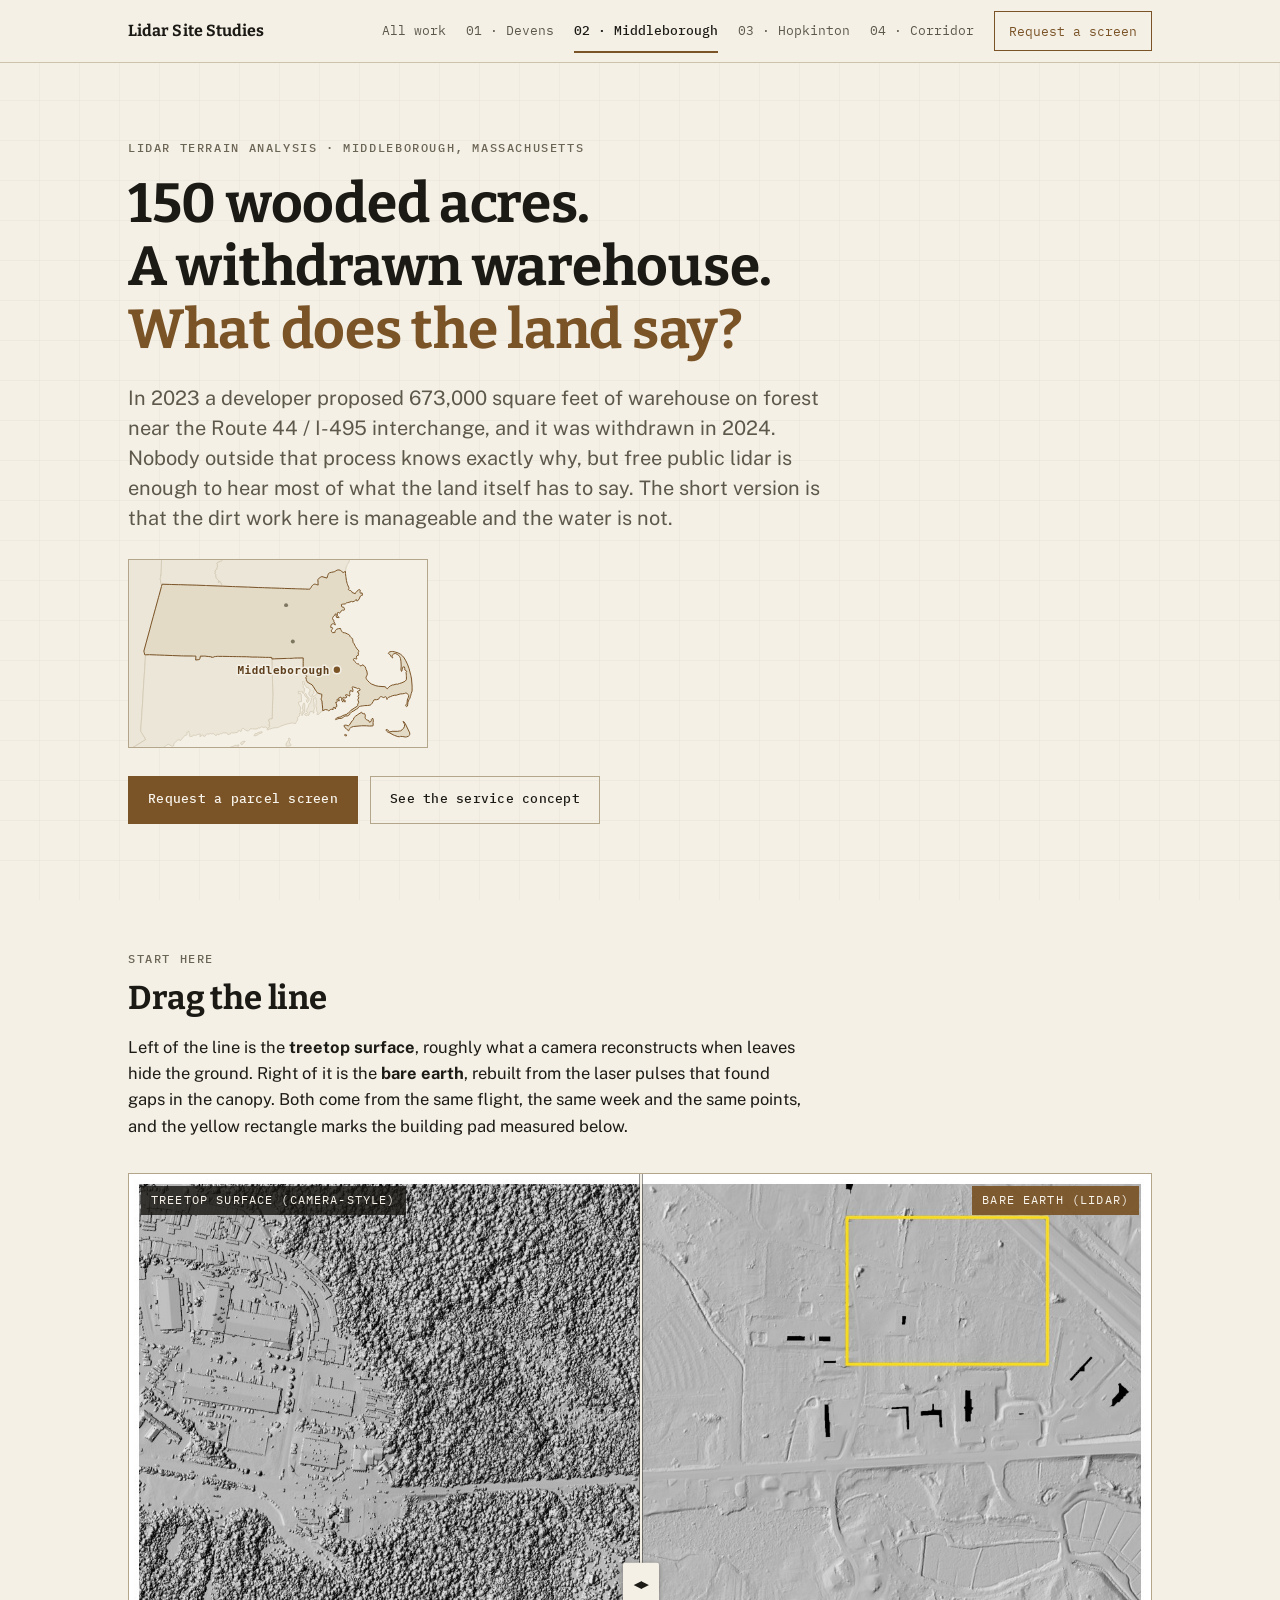
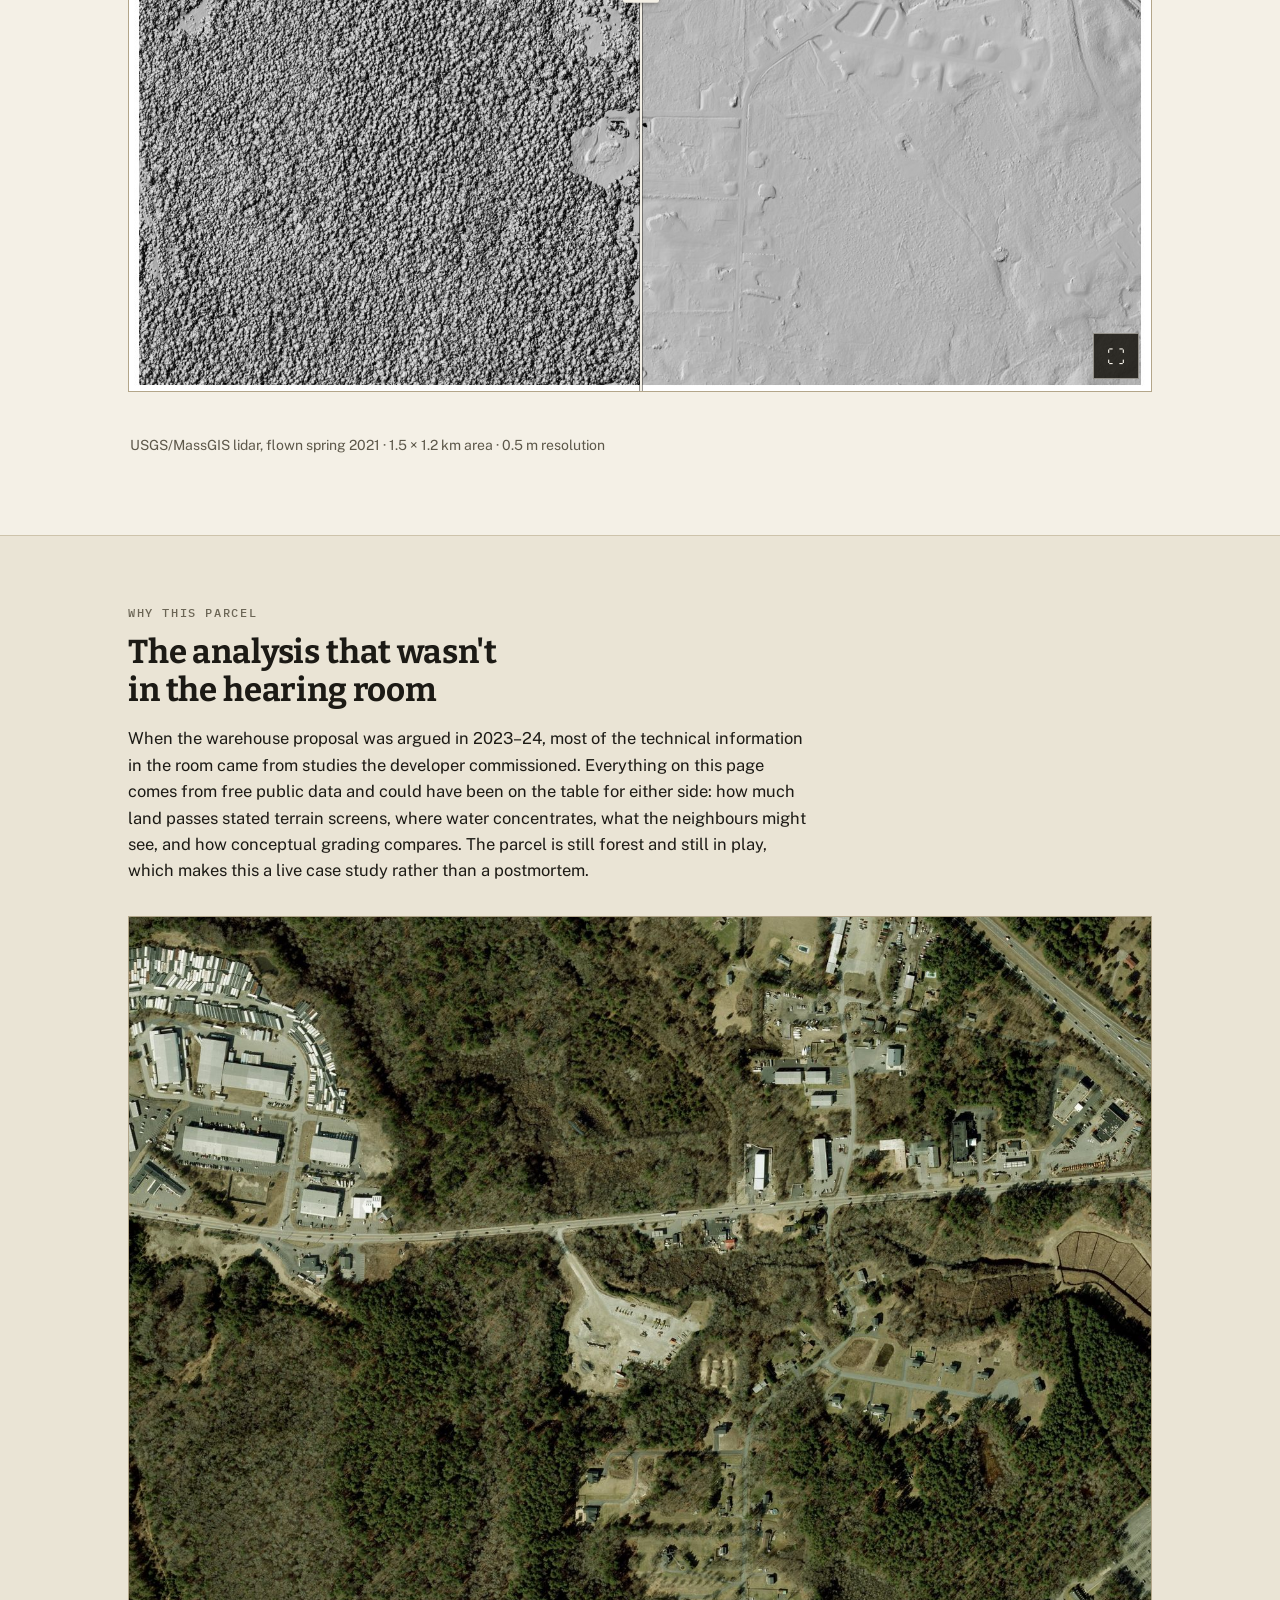
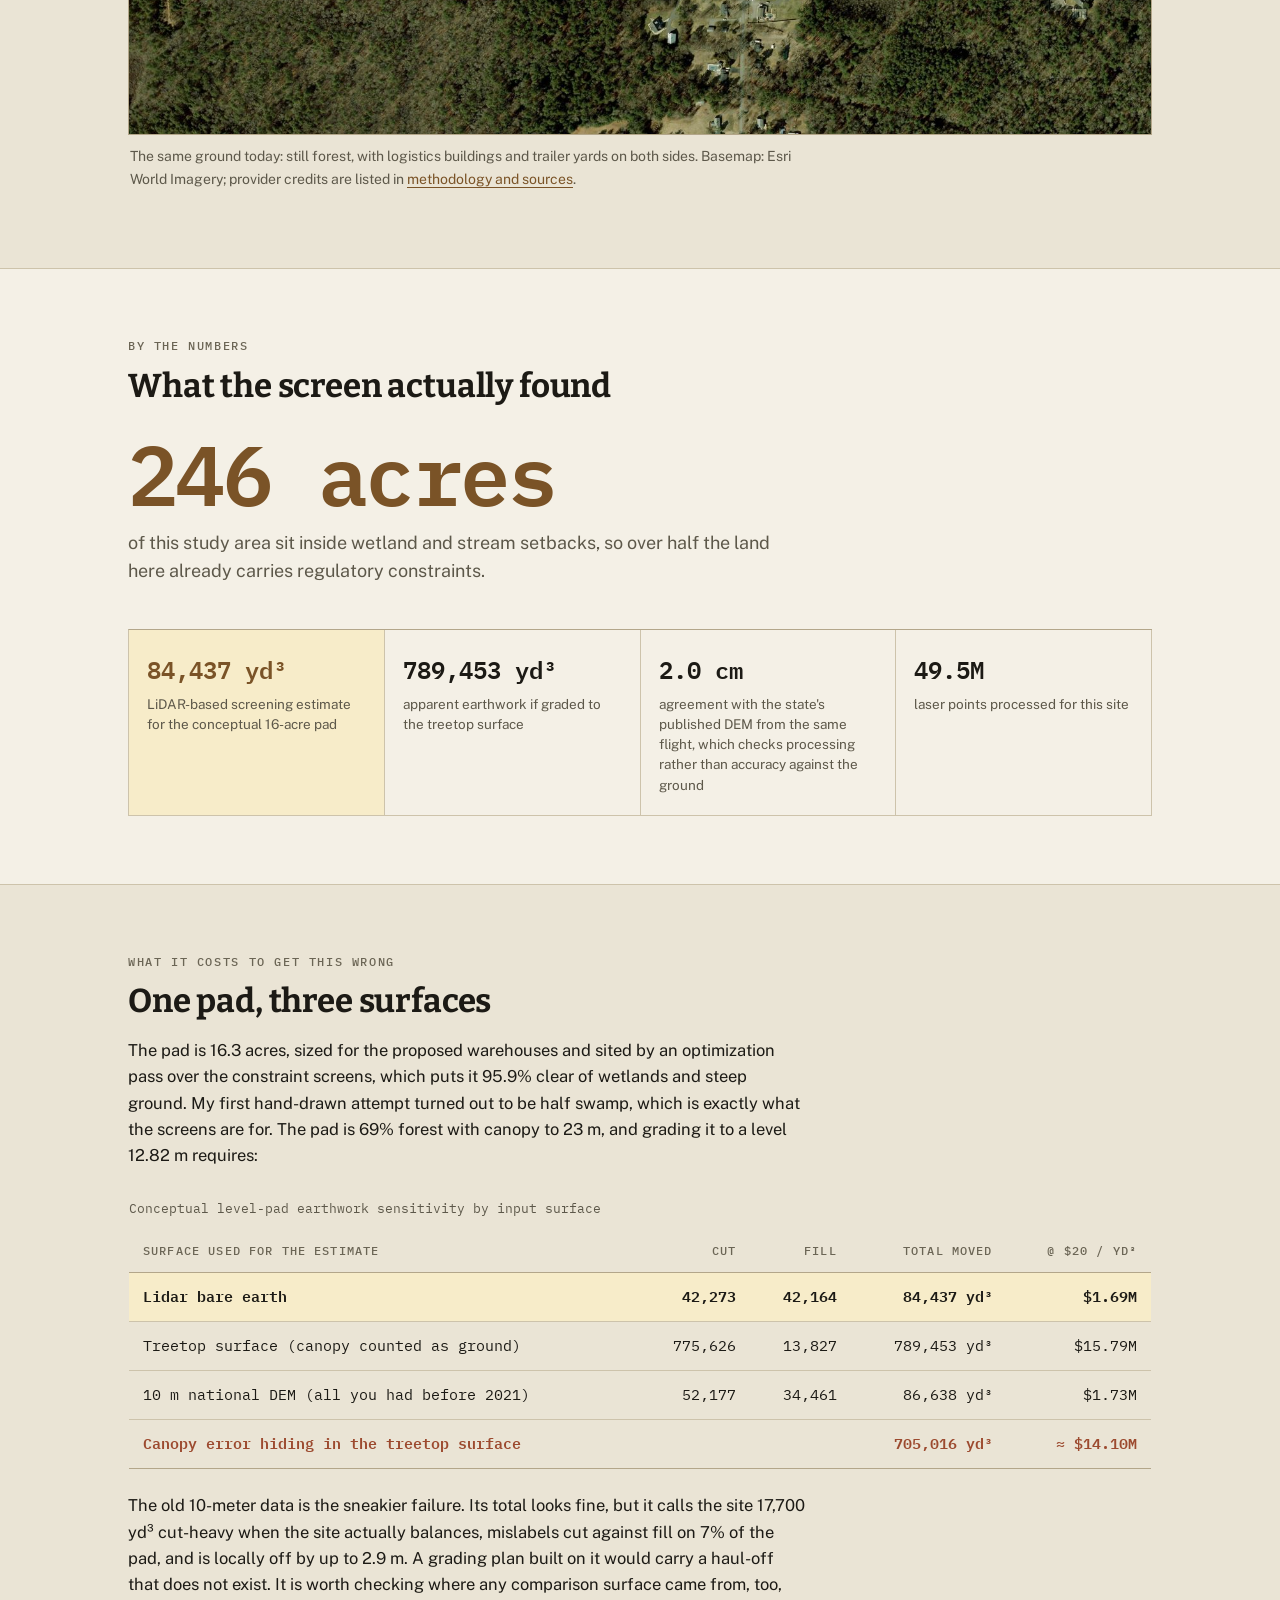
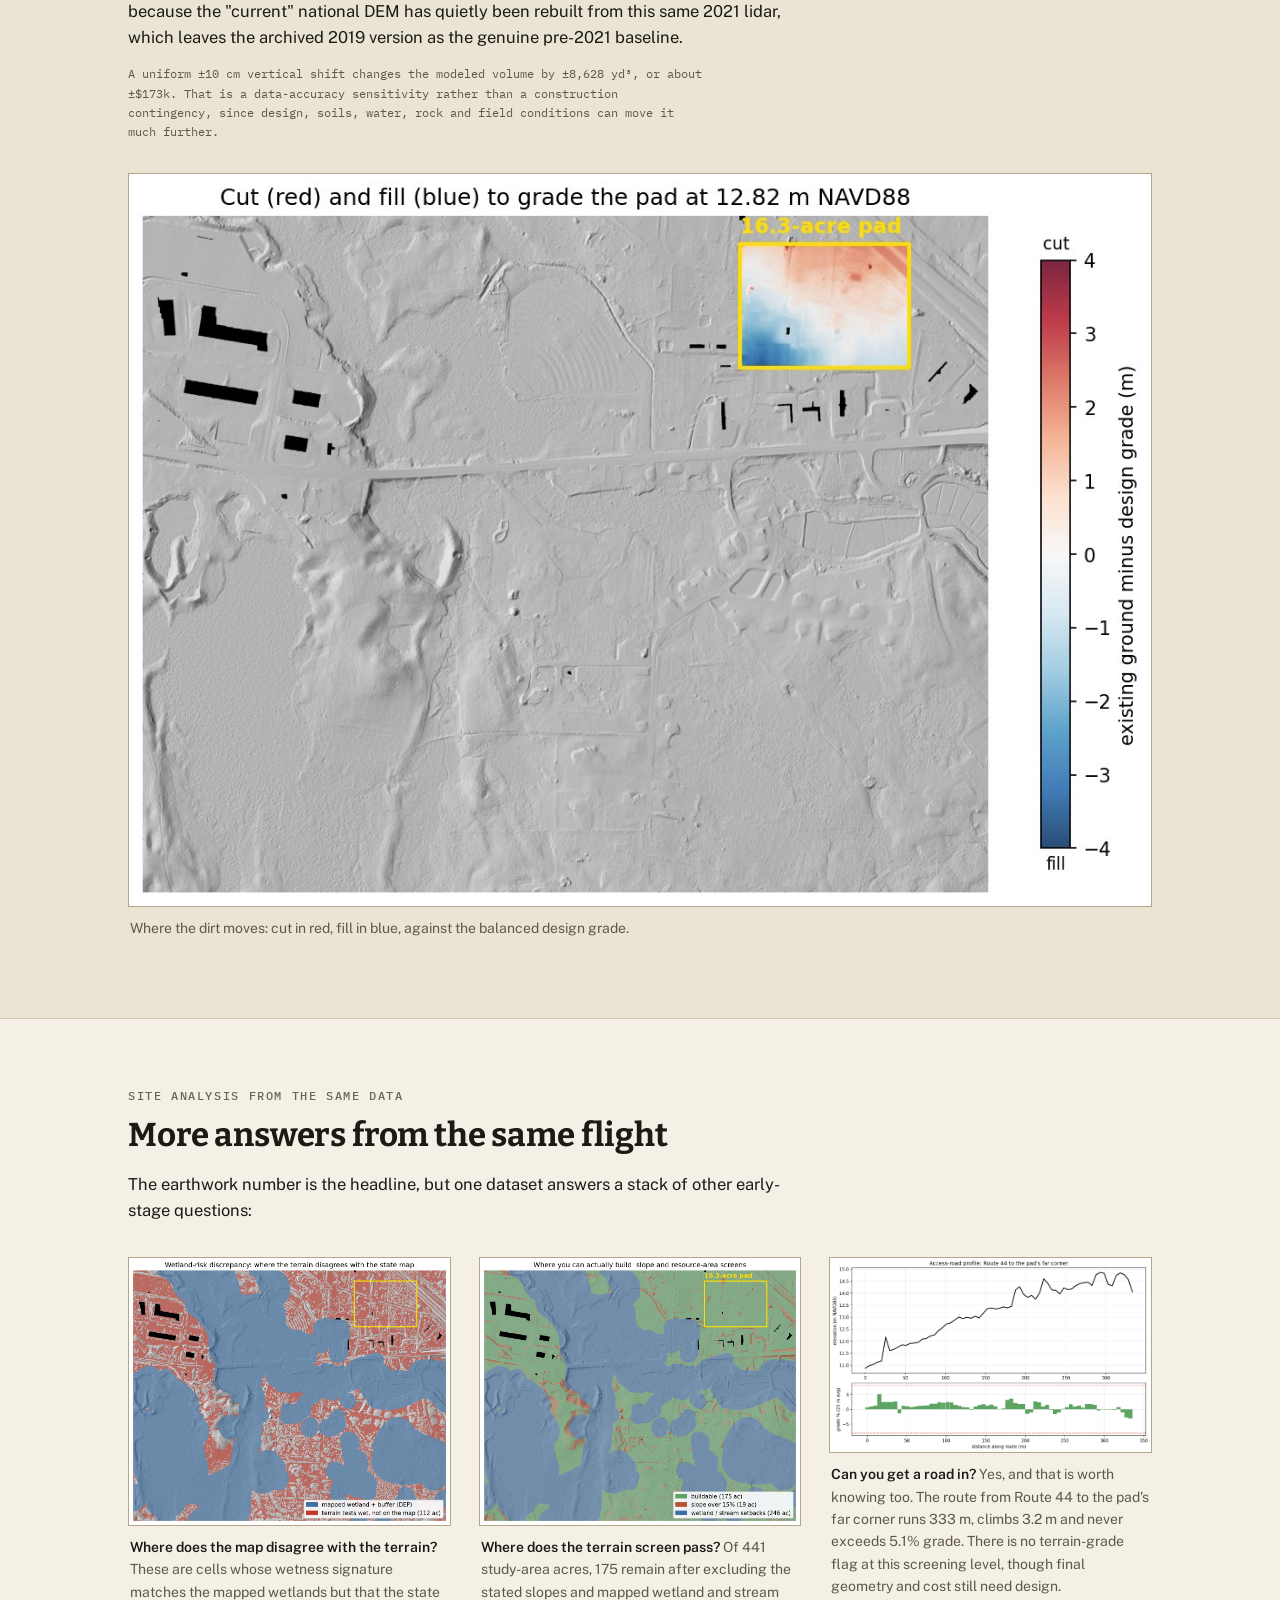
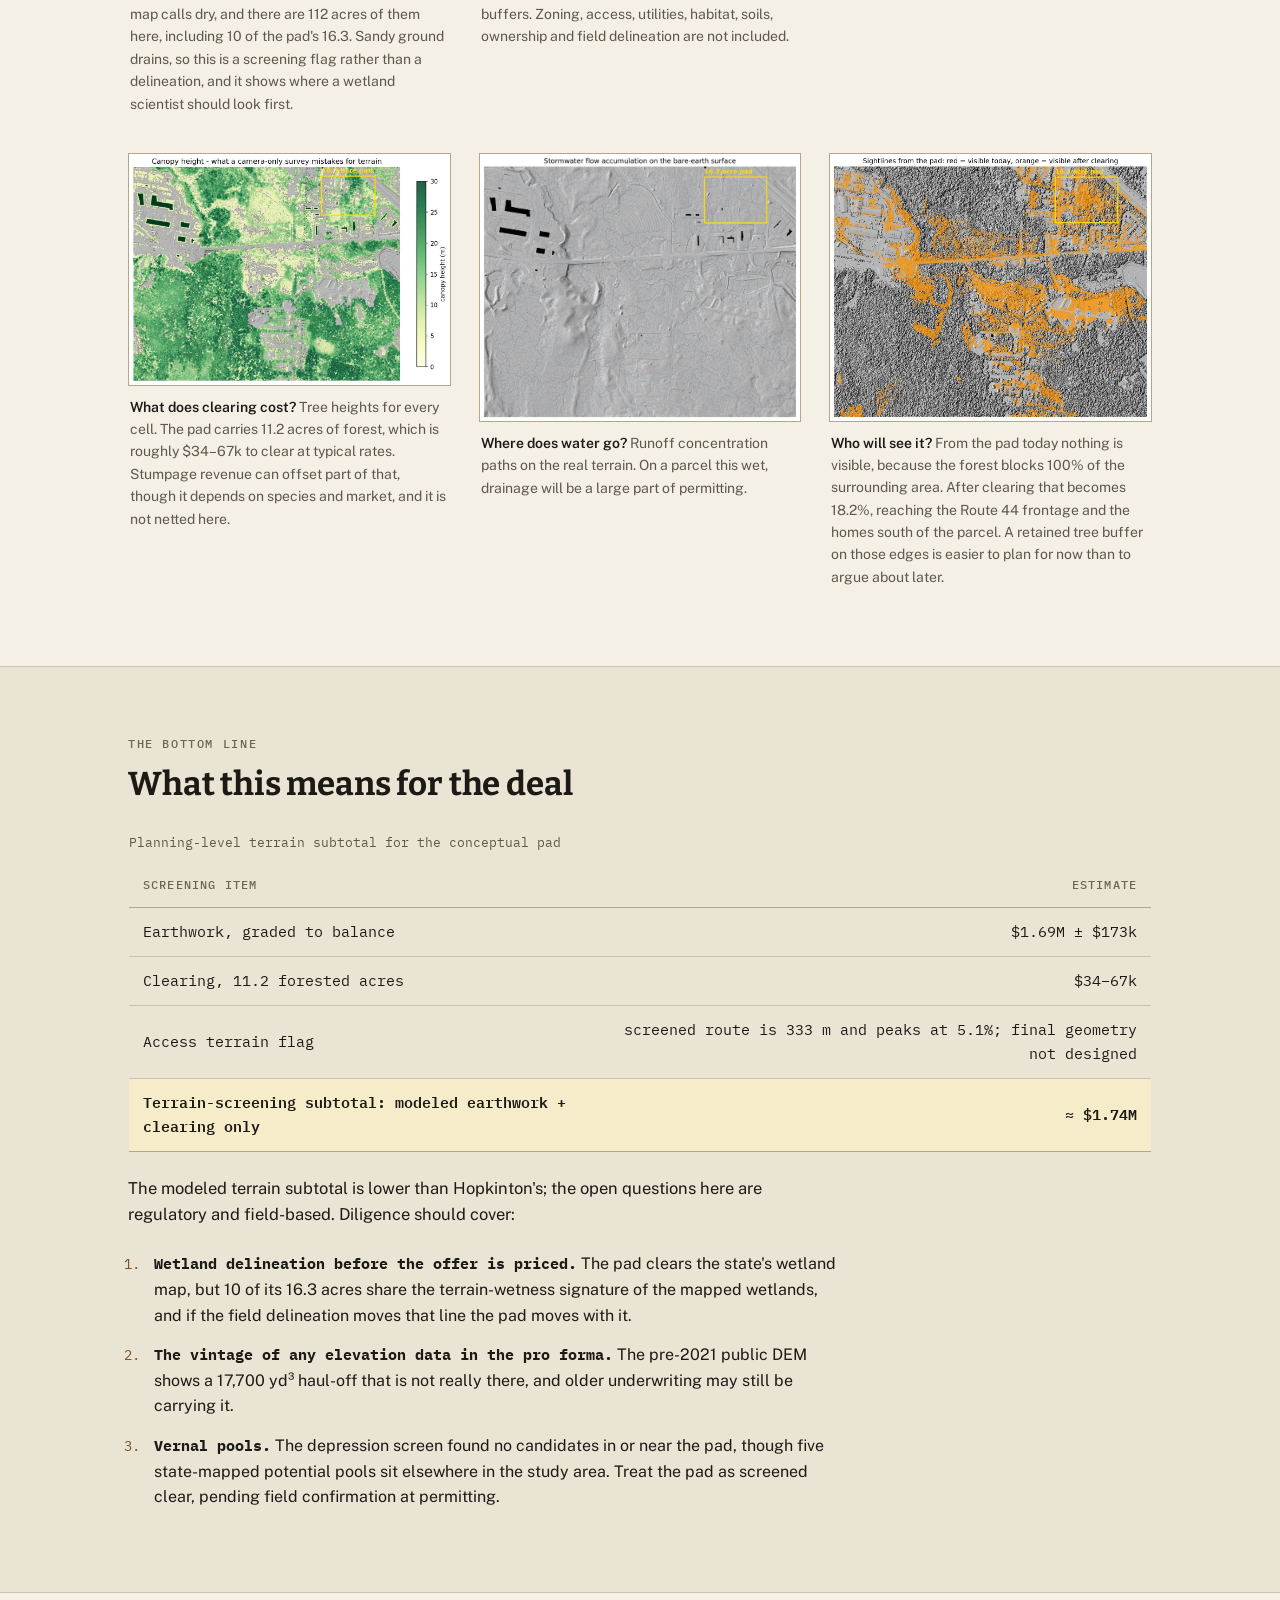
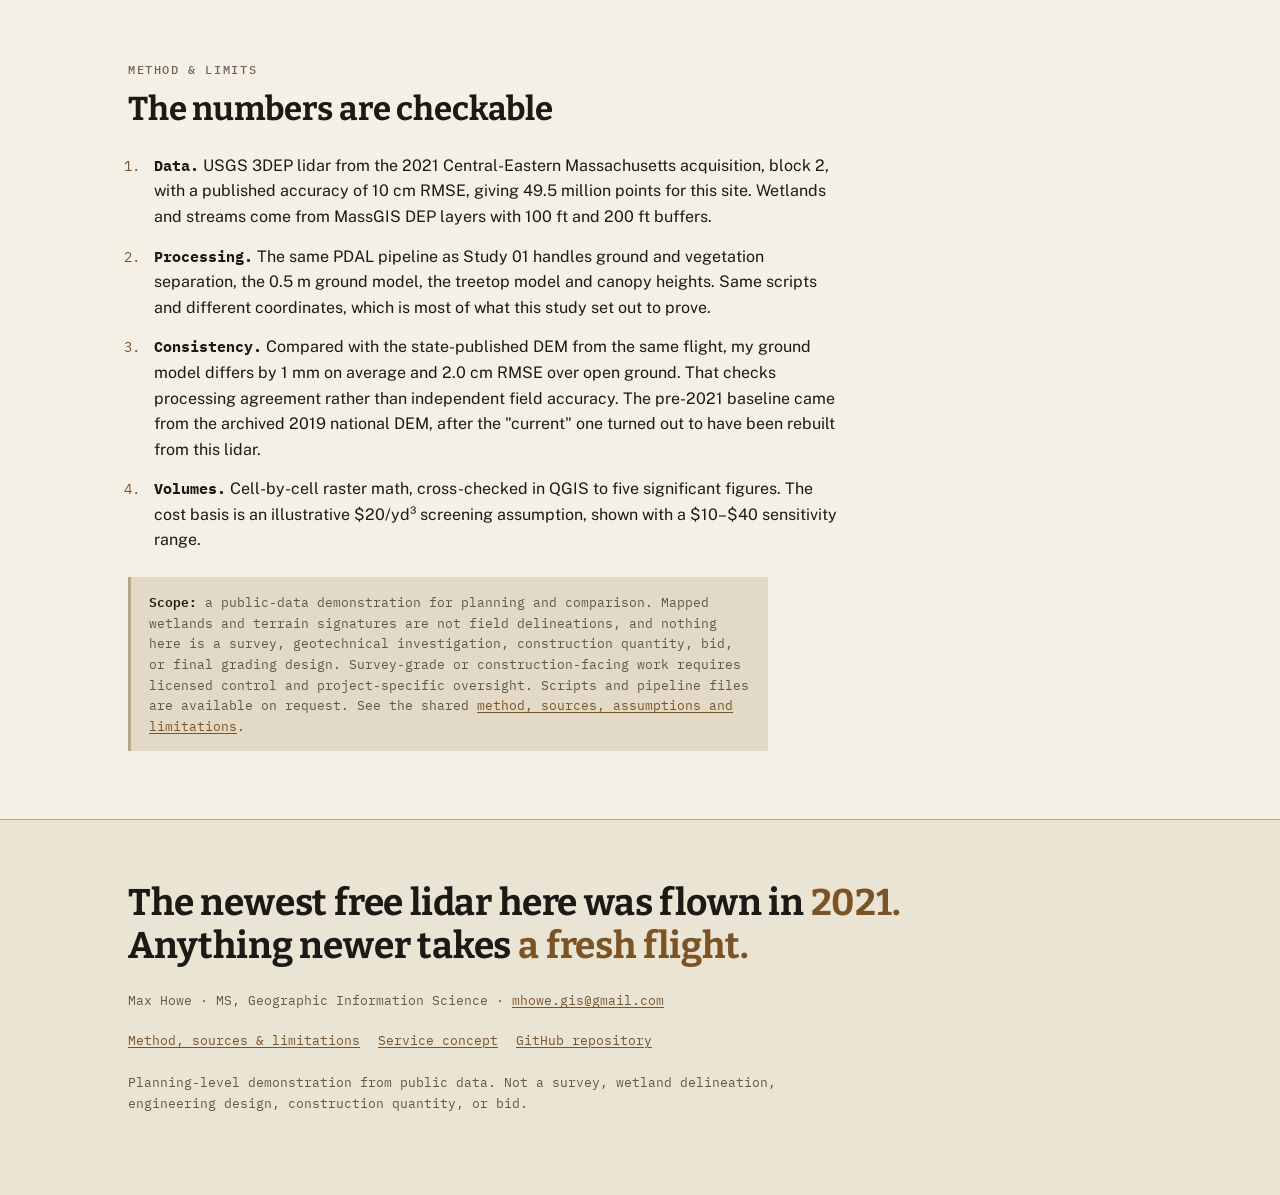
<file: middleboro.html>
<!DOCTYPE html>
<html lang="en">
<head>
<meta charset="utf-8">
<meta name="viewport" content="width=device-width, initial-scale=1">
<title>The Warehouse That Wasn't — Planning-Level LiDAR Study, Middleborough MA</title>
<meta name="description" content="A planning-level terrain, wetland-risk, and earthwork study from public LiDAR on a withdrawn warehouse proposal in Middleborough, Massachusetts.">
<link rel="canonical" href="https://maxwellhowegis.com/lidar-test/middleboro.html">
<meta name="theme-color" content="#f4f0e6">
<meta property="og:title" content="The Warehouse That Wasn't">
<meta property="og:description" content="150 wooded acres, a withdrawn warehouse proposal, and what free public lidar says about the land itself.">
<meta property="og:type" content="website">
<meta property="og:url" content="https://maxwellhowegis.com/lidar-test/middleboro.html">
<meta property="og:image" content="https://maxwellhowegis.com/lidar-test/assets/mb_hs_dtm.jpg">
<meta name="twitter:card" content="summary_large_image">
<link rel="icon" href="data:image/svg+xml,%3Csvg xmlns='http://www.w3.org/2000/svg' viewBox='0 0 100 100'%3E%3Ctext y='.9em' font-size='90'%3E%E2%9B%B0%EF%B8%8F%3C/text%3E%3C/svg%3E">
<link rel="preconnect" href="https://fonts.googleapis.com">
<link rel="preconnect" href="https://fonts.gstatic.com" crossorigin>
<link href="https://fonts.googleapis.com/css2?family=Bitter:wght@700&family=IBM+Plex+Mono:wght@400;500;600&family=Public+Sans:wght@400;500;600&display=swap" rel="stylesheet">
<link rel="stylesheet" href="site.css">
</head>
<body>
<a class="skip-link" href="#main">Skip to main content</a>
<nav class="projnav" aria-label="Case-study navigation"><div class="wrap"><a class="brand" href="index.html">Lidar Site Studies</a><button class="nav-toggle" type="button" aria-expanded="false" aria-controls="case-links">Menu</button><div class="links" id="case-links"><a href="index.html#cases">All work</a><a href="devens.html">01 · Devens</a><a class="on" aria-current="page" href="middleboro.html">02 · Middleborough</a><a href="hopkinton.html">03 · Hopkinton</a><a href="p04.html">04 · Corridor</a><a class="nav-cta" href="mailto:mhowe.gis@gmail.com?subject=Lidar%20Site%20Studies%20parcel%20screen">Request a screen</a></div></div></nav>
<main id="main">
<header>
  <div class="wrap">
    <div class="kicker">Lidar terrain analysis · Middleborough, Massachusetts</div>
    <h1>150 wooded acres.<br>A withdrawn warehouse.<br><span class="under">What does the land say?</span></h1>
    <p class="lede">In 2023 a developer proposed 673,000 square feet of warehouse on forest near the
    Route 44 / I-495 interchange, and it was withdrawn in 2024. Nobody outside that process
    knows exactly why, but free public lidar is enough to hear most of what the land itself has
    to say. The short version is that the dirt work here is manageable and the water is not.</p>
    <img class="locus" src="assets/middleboro_locus.svg" alt="Location of the Middleborough study area within Massachusetts" width="480" height="300">
    <div class="hero-actions"><a class="button" href="mailto:mhowe.gis@gmail.com?subject=Lidar%20Site%20Studies%20parcel%20screen">Request a parcel screen</a><a class="button secondary" href="index.html#services">See the service concept</a></div>
  </div>
</header>

<section>
  <div class="wrap">
    <div class="kicker">Start here</div>
    <h2>Drag the line</h2>
    <p class="prose">Left of the line is the <b>treetop surface</b>, roughly what a camera reconstructs
    when leaves hide the ground. Right of it is the <b>bare earth</b>, rebuilt from the laser
    pulses that found gaps in the canopy. Both come from the same flight, the same week and
    the same points, and the yellow rectangle marks the building pad measured below.</p>
    <div class="swipe" id="swipe" style="--focus:81% 13%">
      <div class="stage" id="swipeStage">
        <img src="assets/mb_hs_dtm.jpg" alt="Bare-earth lidar hillshade" width="1530" height="1230">
        <div class="top" id="swipeTop"><img src="assets/mb_hs_dsm.jpg" alt="Canopy surface hillshade" width="1530" height="1230"></div>
        <div class="bar" id="swipeBar"></div>
      </div>
      <div class="tag left">TREETOP SURFACE (CAMERA-STYLE)</div>
      <div class="tag right">BARE EARTH (LIDAR)</div>
      <button class="fsbtn" id="swipeFs" aria-label="Toggle fullscreen">⛶</button>
    </div>
    <figure><figcaption>USGS/MassGIS lidar, flown spring 2021 · 1.5 × 1.2 km area · 0.5 m resolution</figcaption></figure>
  </div>
</section>

<section class="raised">
  <div class="wrap">
    <div class="kicker">Why this parcel</div>
    <h2>The analysis that wasn't in the hearing room</h2>
    <p class="prose">When the warehouse proposal was argued in 2023–24, most of the technical
    information in the room came from studies the developer commissioned. Everything on this
    page comes from free public data and could have been on the table for either side: how much
    land passes stated terrain screens, where water concentrates, what the neighbours might see,
    and how conceptual grading compares. The parcel is still forest and still in play, which
    makes this a live case study rather than a postmortem.</p>
    <figure>
      <img src="assets/mb_imagery_aoi.jpg" alt="Aerial imagery of the parcel today" loading="lazy" width="1600" height="1280">
      <figcaption>The same ground today: still forest, with logistics buildings and trailer
      yards on both sides. Basemap: Esri World Imagery; provider credits are listed in
      <a href="methodology.html#imagery">methodology and sources</a>.</figcaption>
    </figure>
  </div>
</section>

<section>
  <div class="wrap">
    <div class="kicker">By the numbers</div>
    <h2>What the screen actually found</h2>
    <div class="bignum">246 acres
    <small>of this study area sit inside wetland and stream setbacks, so over half the land here
    already carries regulatory constraints.</small>
    </div>
    <div class="stats">
    <div class="stat hot"><div class="v">84,437 yd³</div><div class="l">LiDAR-based screening estimate for the conceptual 16-acre pad</div></div>
    <div class="stat"><div class="v">789,453 yd³</div><div class="l">apparent earthwork if graded to the treetop surface</div></div>
    <div class="stat"><div class="v">2.0 cm</div><div class="l">agreement with the state's published DEM from the same flight, which checks processing rather than accuracy against the ground</div></div>
    <div class="stat"><div class="v">49.5M</div><div class="l">laser points processed for this site</div></div>
    </div>
  </div>
</section>

<section class="raised">
  <div class="wrap">
    <div class="kicker">What it costs to get this wrong</div>
    <h2>One pad, three surfaces</h2>
    <p class="prose">The pad is 16.3 acres, sized for the proposed warehouses and sited by an optimization
    pass over the constraint screens, which puts it 95.9% clear of wetlands and steep ground.
    My first hand-drawn attempt turned out to be half swamp, which is exactly what the screens
    are for. The pad is 69% forest with canopy to 23 m, and grading it to a level 12.82 m
    requires:</p>
    <div class="tablewrap" data-label="Comparison of conceptual Middleborough earthwork surfaces">
    <table>
      <caption>Conceptual level-pad earthwork sensitivity by input surface</caption>
      <thead><tr><th scope="col">Surface used for the estimate</th><th scope="col">Cut</th><th scope="col">Fill</th><th scope="col">Total moved</th><th scope="col">@ $20 / yd³</th></tr></thead>
      <tbody>
        <tr class="ours"><td>Lidar bare earth</td><td>42,273</td><td>42,164</td><td>84,437 yd³</td><td>$1.69M</td></tr>
        <tr><td>Treetop surface (canopy counted as ground)</td><td>775,626</td><td>13,827</td><td>789,453 yd³</td><td>$15.79M</td></tr>
        <tr><td>10 m national DEM (all you had before 2021)</td><td>52,177</td><td>34,461</td><td>86,638 yd³</td><td>$1.73M</td></tr>
        <tr class="delta"><td>Canopy error hiding in the treetop surface</td><td colspan="2"></td><td>705,016 yd³</td><td>≈ $14.10M</td></tr>
      </tbody>
    </table>
    </div>
    <p class="prose" style="margin-top:22px">The old 10-meter data is the sneakier failure. Its total looks fine, but it calls the
    site 17,700 yd³ cut-heavy when the site actually balances, mislabels cut against fill on 7%
    of the pad, and is locally off by up to 2.9 m. A grading plan built on it would carry a
    haul-off that does not exist. It is worth checking where any comparison surface came from,
    too, because the "current" national DEM has quietly been rebuilt from this same 2021 lidar,
    which leaves the archived 2019 version as the genuine pre-2021 baseline.</p>
    <p class="table-foot">A uniform ±10 cm vertical shift changes the modeled volume by ±8,628 yd³, or about
    ±$173k. That is a data-accuracy sensitivity rather than a construction contingency, since
    design, soils, water, rock and field conditions can move it much further.</p>
    <figure>
      <img src="assets/mb_cutfill_map.jpg" alt="Cut and fill map of the pad" loading="lazy" width="1124" height="805">
      <figcaption>Where the dirt moves: cut in red, fill in blue, against the balanced design grade.</figcaption>
    </figure>
  </div>
</section>

<section>
  <div class="wrap">
    <div class="kicker">Site analysis from the same data</div>
    <h2>More answers from the same flight</h2>
    <p class="prose">The earthwork number is the headline, but one dataset answers a stack of
    other early-stage questions:</p>
    <div class="moat">
      <figure>
        <img src="assets/mb_wetrisk_map.jpg" alt="Wetland-risk discrepancy map" loading="lazy" width="1185" height="985">
        <figcaption><b>Where does the map disagree with the terrain?</b> These are cells whose wetness signature matches the mapped wetlands but that the state
        map calls dry, and there are 112 acres of them here, including 10 of the pad's 16.3.
        Sandy ground drains, so this is a screening flag rather than a delineation, and it shows
        where a wetland scientist should look first.</figcaption>
      </figure>
      <figure>
        <img src="assets/mb_buildable_map.jpg" alt="Buildable land screen" loading="lazy" width="1185" height="985">
        <figcaption><b>Where does the terrain screen pass?</b> Of 441 study-area acres, 175
        remain after excluding the stated slopes and mapped wetland and stream buffers. Zoning,
        access, utilities, habitat, soils, ownership and field delineation are not included.</figcaption>
      </figure>
      <figure>
        <img src="assets/mb_road_profile.png" alt="Access road grade profile" loading="lazy" width="1517" height="917">
        <figcaption><b>Can you get a road in?</b> Yes, and that is worth knowing too. The route from Route 44 to the pad's far corner
        runs 333 m, climbs 3.2 m and never exceeds 5.1% grade. There is no terrain-grade flag at
        this screening level, though final geometry and cost still need design.</figcaption>
      </figure>
      <figure>
        <img src="assets/mb_chm_map.jpg" alt="Canopy height model" loading="lazy" width="1119" height="805">
        <figcaption><b>What does clearing cost?</b> Tree heights for every cell. The pad carries 11.2 acres of forest, which is roughly
        $34–67k to clear at typical rates. Stumpage revenue can offset part of that, though it
        depends on species and market, and it is not netted here.</figcaption>
      </figure>
      <figure>
        <img src="assets/mb_flowaccum_map.jpg" alt="Stormwater flow accumulation" loading="lazy" width="1600" height="1331">
        <figcaption><b>Where does water go?</b> Runoff concentration paths on the real terrain.
        On a parcel this wet, drainage will be a large part of permitting.</figcaption>
      </figure>
      <figure>
        <img src="assets/mb_viewshed_map.jpg" alt="Viewshed before and after clearing" loading="lazy" width="1185" height="985">
        <figcaption><b>Who will see it?</b> From the pad today nothing is visible, because the forest blocks 100% of the
        surrounding area. After clearing that becomes 18.2%, reaching the Route 44 frontage and
        the homes south of the parcel. A retained tree buffer on those edges is easier to plan
        for now than to argue about later.</figcaption>
      </figure>
    </div>
  </div>
</section>

<section class="raised">
  <div class="wrap">
    <div class="kicker">The bottom line</div>
    <h2>What this means for the deal</h2>
    <div class="tablewrap" data-label="Middleborough planning-level terrain subtotal">
    <table>
      <caption>Planning-level terrain subtotal for the conceptual pad</caption>
      <thead><tr><th scope="col">Screening item</th><th scope="col">Estimate</th></tr></thead>
      <tbody>
        <tr><td>Earthwork, graded to balance</td><td>$1.69M ± $173k</td></tr>
        <tr><td>Clearing, 11.2 forested acres</td><td>$34–67k</td></tr>
        <tr><td>Access terrain flag</td><td>screened route is 333 m and peaks at 5.1%; final geometry not designed</td></tr>
        <tr class="ours"><td>Terrain-screening subtotal: modeled earthwork + clearing only</td><td>≈ $1.74M</td></tr>
      </tbody>
    </table>
    </div>
    <p class="prose" style="margin-top:22px">The modeled terrain subtotal is lower than
    Hopkinton's; the open questions here are regulatory and field-based. Diligence should cover:</p>
    <ol class="method">
      <li><b>Wetland delineation before the offer is priced.</b> The pad clears the state's
        wetland map, but 10 of its 16.3 acres share the terrain-wetness signature of the mapped
        wetlands, and if the field delineation moves that line the pad moves with it.</li>
      <li><b>The vintage of any elevation data in the pro forma.</b> The pre-2021 public DEM
        shows a 17,700 yd³ haul-off that is not really there, and older underwriting may still
        be carrying it.</li>
      <li><b>Vernal pools.</b> The depression screen found no candidates in or near the pad,
        though five state-mapped potential pools sit elsewhere in the study area. Treat the pad
        as screened clear, pending field confirmation at permitting.</li>
    </ol>
  </div>
</section>

<section>
  <div class="wrap">
    <div class="kicker">Method &amp; limits</div>
    <h2>The numbers are checkable</h2>
    <ol class="method">
      <li><b>Data.</b> USGS 3DEP lidar from the 2021 Central-Eastern Massachusetts acquisition,
        block 2, with a published accuracy of 10 cm RMSE, giving 49.5 million points for this
        site. Wetlands and streams come from MassGIS DEP layers with 100 ft and 200 ft buffers.</li>
      <li><b>Processing.</b> The same PDAL pipeline as Study 01 handles ground and vegetation
        separation, the 0.5 m ground model, the treetop model and canopy heights. Same scripts
        and different coordinates, which is most of what this study set out to prove.</li>
      <li><b>Consistency.</b> Compared with the state-published DEM from the same flight, my
        ground model differs by 1 mm on average and 2.0 cm RMSE over open ground. That checks
        processing agreement rather than independent field accuracy. The pre-2021 baseline came
        from the archived 2019 national DEM, after the "current" one turned out to have been
        rebuilt from this lidar.</li>
      <li><b>Volumes.</b> Cell-by-cell raster math, cross-checked in QGIS to five significant
        figures. The cost basis is an illustrative $20/yd³ screening assumption, shown with a
        $10–$40 sensitivity range.</li>
    </ol>
    <p class="scope-note"><strong>Scope:</strong> a public-data demonstration for planning and
    comparison. Mapped wetlands and terrain signatures are not field delineations, and nothing
    here is a survey, geotechnical investigation, construction quantity, bid, or final grading
    design. Survey-grade or construction-facing work requires licensed control and
    project-specific oversight. Scripts and pipeline files are available on request. See the shared
    <a href="methodology.html">method, sources, assumptions and limitations</a>.</p>
  </div>
</section>

</main>
<footer>
  <div class="wrap">
    <p class="cta">The newest free lidar here was flown in <span>2021.</span><br>
    Anything newer takes <span>a fresh flight.</span></p>
    <p class="contact">
      Max Howe · MS, Geographic Information Science ·
      <a href="mailto:mhowe.gis@gmail.com">mhowe.gis@gmail.com</a>
    </p>
    <div class="footer-links"><a href="methodology.html">Method, sources &amp; limitations</a><a href="index.html#services">Service concept</a><a href="https://github.com/mapzimus/ground-truth">GitHub repository</a></div>
    <p class="footer-meta">Planning-level demonstration from public data. Not a survey, wetland delineation, engineering design, construction quantity, or bid.</p>
  </div>
</footer>

<script src="site.js" defer></script>
</body>
</html>
</file>
<file: site.css>
/* ---------------------------------------------------------------------------
   Lidar Site Studies — "Quad Sheet"

   The palette is lifted from a USGS quadrangle rather than invented: map paper
   for the ground, contour brown for rules and numerals, vegetation green and
   hydrography blue as the only other chroma. Cut-red appears where the analysis
   produces it and nowhere else.

   Rule of thumb throughout: brown carries interaction and data, black carries
   language, and the maps carry the colour.
   --------------------------------------------------------------------------- */

:root {
  /* Surfaces, lightest to deepest. Elevation is a tint, never a border alone. */
  --paper: #f4f0e6;
  --paper-2: #eae4d5;
  --paper-3: #e2dac6;
  --highlight: #f7ecc9;

  /* Text, in descending importance. */
  --ink: #1c1a15;
  --muted: #5d584a;
  --faint: #6b6555;

  /* Rules. The hairline does most of the structural work on a light ground. */
  --rule: #cdc3ab;
  --rule-2: #b3a68a;

  /* Contour brown is the interaction colour: links, buttons, numerals, focus.
     Headings and body copy stay black so the brown keeps its meaning. */
  --contour: #7a5327;
  --contour-deep: #5e3f1d;

  /* Analysis colours. Only ever used for what they mean on the maps. */
  --cut: #9c4a2f;
  --fill: #2e6e8e;
  --veg: #3f6b45;

  --on-accent: #f9f5ec;
  --scrim: rgba(24, 21, 16, 0.94);

  --mono: "IBM Plex Mono", ui-monospace, SFMono-Regular, Menlo, monospace;
  --display: "Bitter", Georgia, "Times New Roman", serif;
  --body: "Public Sans", system-ui, -apple-system, "Segoe UI", sans-serif;
}

* {
  box-sizing: border-box;
  margin: 0;
  padding: 0;
}

html {
  scroll-behavior: smooth;
}

body {
  min-height: 100vh;
  background: var(--paper);
  color: var(--ink);
  font-family: var(--body);
  font-size: 16px;
  line-height: 1.6;
  -webkit-font-smoothing: antialiased;
}

/* The faint grid is the sheet's UTM ticks. It has to stay below the threshold
   where it reads as a texture, or it fights every hairline rule on the page. */
body::before {
  position: fixed;
  inset: 0;
  z-index: -1;
  background:
    repeating-linear-gradient(0deg, transparent 0 39px, rgba(122, 83, 39, 0.038) 39px 40px),
    repeating-linear-gradient(90deg, transparent 0 39px, rgba(122, 83, 39, 0.038) 39px 40px);
  content: "";
  pointer-events: none;
}

img {
  max-width: 100%;
  height: auto;
}

a {
  color: var(--contour);
  text-underline-offset: 0.18em;
}

a:hover {
  color: var(--contour-deep);
  text-decoration-thickness: 2px;
}

:focus-visible {
  outline: 3px solid var(--contour);
  outline-offset: 4px;
}

.skip-link {
  position: fixed;
  top: 10px;
  left: 10px;
  z-index: 200;
  padding: 10px 14px;
  transform: translateY(-160%);
  background: var(--contour);
  color: var(--on-accent);
  font-family: var(--mono);
  font-weight: 600;
}

.skip-link:focus {
  transform: translateY(0);
}

.wrap {
  width: min(100%, 1080px);
  margin: 0 auto;
  padding-inline: 28px;
}

.narrow {
  max-width: 760px;
}

/* --- navigation ----------------------------------------------------------- */

.projnav {
  position: sticky;
  top: 0;
  z-index: 50;
  border-bottom: 1px solid var(--rule);
  background: rgba(244, 240, 230, 0.96);
  backdrop-filter: blur(10px);
}

.projnav .wrap {
  position: relative;
  display: flex;
  min-height: 62px;
  align-items: center;
  justify-content: space-between;
  gap: 24px;
}

.projnav .brand {
  color: var(--ink);
  font-family: var(--display);
  font-size: 16px;
  font-weight: 700;
  letter-spacing: 0.005em;
  line-height: 1.05;
  text-decoration: none;
}

.projnav .links {
  display: flex;
  align-items: center;
  gap: 20px;
}

.projnav .links a {
  display: inline-flex;
  min-height: 44px;
  align-items: center;
  border-bottom: 2px solid transparent;
  color: var(--muted);
  font-family: var(--mono);
  font-size: 12.5px;
  text-decoration: none;
}

.projnav .links a:hover {
  color: var(--ink);
  border-bottom-color: var(--rule-2);
}

/* The current page is marked, not filled — a filled chip on paper reads as a
   button and invites a click the reader has already made. */
.projnav .links a.on {
  color: var(--ink);
  border-bottom-color: var(--contour);
  font-weight: 500;
}

.projnav .links .nav-cta {
  min-height: 40px;
  padding: 0 14px;
  border: 1px solid var(--contour);
  color: var(--contour);
}

.projnav .links .nav-cta:hover {
  background: var(--contour);
  color: var(--on-accent);
}

.nav-toggle {
  display: none;
  min-width: 44px;
  min-height: 44px;
  border: 1px solid var(--rule-2);
  background: transparent;
  color: var(--ink);
  font-family: var(--mono);
  font-size: 13px;
  cursor: pointer;
}

/* --- type ----------------------------------------------------------------- */

header,
.hero {
  position: relative;
  padding: 76px 0 58px;
}

.site-home .hero {
  padding: 88px 0 64px;
}

/* Labels sit quietly above their heading. They are wayfinding, not accent. */
.kicker,
.eyebrow {
  color: var(--faint);
  font-family: var(--mono);
  font-size: 11.5px;
  font-weight: 500;
  letter-spacing: 0.14em;
  text-transform: uppercase;
}

h1,
h2 {
  font-family: var(--display);
  font-weight: 700;
  letter-spacing: -0.005em;
  line-height: 1.14;
  text-wrap: balance;
}

/* h3 stays in the body face. Card titles in the display face were competing
   with page titles and flattening the hierarchy. */
h3 {
  font-family: var(--body);
  font-weight: 600;
  line-height: 1.3;
}

h1 {
  /* Headlines set their own breaks with <br>; this is a safety net only, so it
     has to clear the longest authored line or it re-wraps and orphans a word. */
  max-width: 26ch;
  margin: 16px 0 22px;
  font-size: clamp(34px, 4.6vw, 55px);
}

/* Must clear the longest authored line ("A camera sees treetops.", 23ch) or
   the safety net re-wraps the headline and orphans a word. */
.site-home h1 {
  max-width: 25ch;
  font-size: clamp(37px, 5.2vw, 62px);
}

h1 .under,
h1 span,
.accent {
  color: var(--contour);
}

h2 {
  margin: 12px 0 16px;
  max-width: 26ch;
  font-size: clamp(24px, 2.8vw, 33px);
}

h3 {
  margin-bottom: 9px;
  font-size: 18px;
}

.lede {
  max-width: 58ch;
  color: var(--muted);
  font-size: clamp(17px, 2vw, 20px);
  line-height: 1.5;
}

.hero-actions {
  display: flex;
  flex-wrap: wrap;
  gap: 12px;
  margin-top: 28px;
}

.button {
  display: inline-flex;
  min-height: 48px;
  align-items: center;
  justify-content: center;
  padding: 0 19px;
  border: 1px solid var(--contour);
  background: var(--contour);
  color: var(--on-accent);
  font-family: var(--mono);
  font-size: 13px;
  font-weight: 500;
  letter-spacing: 0.02em;
  text-decoration: none;
}

.button.secondary {
  background: transparent;
  border-color: var(--rule-2);
  color: var(--ink);
}

.button:hover {
  background: var(--contour-deep);
  border-color: var(--contour-deep);
  color: var(--on-accent);
  transform: translateY(-1px);
}

.button.secondary:hover {
  border-color: var(--contour);
  background: transparent;
  color: var(--contour);
}

/* --- notes and qualifiers ------------------------------------------------- */

.status-note,
.scope-note {
  max-width: 80ch;
  margin-top: 24px;
  padding: 15px 18px;
  border-left: 3px solid var(--rule-2);
  background: var(--paper-3);
  color: var(--muted);
  font-family: var(--mono);
  font-size: 12.5px;
  line-height: 1.65;
}

.status-note strong,
.scope-note strong {
  color: var(--ink);
  font-weight: 600;
}

/* --- headline numbers ----------------------------------------------------- */

.bignum {
  margin: 32px 0 8px;
}

section .bignum {
  margin-top: 24px;
  color: var(--contour);
  font-family: var(--mono);
  font-size: clamp(40px, 7vw, 84px);
  font-weight: 600;
  letter-spacing: -0.03em;
  line-height: 1.05;
}

.bignum small {
  display: block;
  max-width: 62ch;
  margin-top: 12px;
  color: var(--muted);
  font-family: var(--body);
  font-size: clamp(15px, 2vw, 18px);
  font-weight: 400;
  letter-spacing: 0;
  line-height: 1.55;
}

.stats {
  display: grid;
  grid-template-columns: repeat(auto-fit, minmax(205px, 1fr));
  margin-top: 44px;
  border-top: 1px solid var(--rule-2);
  border-left: 1px solid var(--rule);
}

.stat {
  padding: 20px 18px;
  border-right: 1px solid var(--rule);
  border-bottom: 1px solid var(--rule);
}

.stat .v {
  color: var(--ink);
  font-family: var(--mono);
  font-size: 24px;
  font-weight: 600;
  font-variant-numeric: tabular-nums;
}

.stat .l {
  margin-top: 5px;
  color: var(--muted);
  font-size: 13.5px;
  line-height: 1.5;
}

.stat.hot {
  background: var(--highlight);
}

.stat.hot .v {
  color: var(--contour);
}

/* --- sections ------------------------------------------------------------- */

section {
  padding: 68px 0;
}

/* Two tinted variants exist for historical reasons and are deliberately the
   same surface: alternating tint is the only rhythm this page needs. */
section.paper,
section.raised {
  background: var(--paper-2);
  border-top: 1px solid var(--rule);
  border-bottom: 1px solid var(--rule);
}

section.paper + section.raised,
section.raised + section.paper,
section.raised + section.raised,
section.paper + section.paper {
  border-top: 0;
}

section.paper .status-note,
section.raised .status-note,
section.paper .scope-note,
section.raised .scope-note {
  background: var(--paper-3);
}

.section-intro {
  max-width: 64ch;
  color: var(--muted);
  font-size: 16.5px;
}

/* On the homepage the swipe is an explainer, not the main subject — keep it
   inside one screen so the studies below stay discoverable. */
#proof .swipe {
  max-width: 880px;
  margin-inline: auto;
}

.proof-caption {
  max-width: 68ch;
  margin-top: 16px;
  color: var(--muted);
  font-size: 15px;
}

.proof-caption a {
  font-weight: 500;
  white-space: nowrap;
}

.prose {
  max-width: 68ch;
  font-size: 16.5px;
}

.prose + .prose {
  margin-top: 16px;
}

/* --- panel grids ---------------------------------------------------------- */

.grid-3,
.service-grid,
.boundary-grid,
.scope-grid {
  display: grid;
  grid-template-columns: repeat(3, minmax(0, 1fr));
  gap: 20px;
  margin-top: 32px;
}

.scope-grid {
  grid-template-columns: repeat(2, minmax(0, 1fr));
}

.panel,
.service,
.boundary {
  padding: 24px;
  border: 1px solid var(--rule);
  background: var(--paper-2);
}

section.paper .panel,
section.raised .panel,
section.paper .service,
section.raised .service,
section.paper .boundary,
section.raised .boundary {
  background: var(--paper);
}

.panel p,
.service p,
.boundary p {
  color: var(--muted);
  font-size: 15px;
}

/* Numbering is only used where the content genuinely is a sequence. */
.service .num {
  display: block;
  margin-bottom: 14px;
  color: var(--contour);
  font-family: var(--mono);
  font-size: 11.5px;
  font-weight: 600;
  letter-spacing: 0.13em;
  text-transform: uppercase;
}

/* A scope column is a claim about what the work is, so the rule above it is
   coloured by the claim: blue for what it covers, red for what it does not. */
.scope-col {
  padding: 22px 22px 24px;
  border-top: 2px solid var(--rule-2);
  background: var(--paper);
}

section:not(.paper):not(.raised) .scope-col {
  background: var(--paper-2);
}

.scope-col.yes {
  border-top-color: var(--fill);
}

.scope-col.no {
  border-top-color: var(--cut);
}

.scope-col h3 {
  font-size: 15px;
}

.scope-col ul {
  margin-top: 12px;
  list-style: none;
  color: var(--muted);
  font-size: 15px;
}

.scope-col li {
  position: relative;
  padding: 6px 0 6px 18px;
}

.scope-col li::before {
  position: absolute;
  left: 0;
  color: var(--rule-2);
  content: "\2014";
}

/* --- study cards ---------------------------------------------------------- */

.case-grid {
  display: grid;
  grid-template-columns: repeat(2, minmax(0, 1fr));
  gap: 24px;
  margin-top: 36px;
}

.card {
  display: flex;
  flex-direction: column;
  overflow: hidden;
  border: 1px solid var(--rule);
  background: var(--paper-2);
  color: var(--ink);
  text-decoration: none;
  transition: border-color 0.2s, transform 0.2s;
}

.card:hover {
  transform: translateY(-3px);
  border-color: var(--contour);
}

/* The four hillshades read as near-identical grey at thumbnail size, so the
   numeral — not the image — is what makes a card recognisable at a glance. */
.card .thumb {
  position: relative;
}

.card img {
  display: block;
  width: 100%;
  aspect-ratio: 16 / 9;
  border-bottom: 1px solid var(--rule);
  object-fit: cover;
}

.card .plate {
  position: absolute;
  bottom: -1px;
  left: 0;
  padding: 5px 14px 4px;
  background: var(--paper-2);
  border-top: 1px solid var(--rule);
  border-right: 1px solid var(--rule);
  color: var(--contour);
  font-family: var(--mono);
  font-size: 15px;
  font-weight: 600;
  line-height: 1.2;
}

.card .body {
  display: flex;
  flex: 1;
  flex-direction: column;
  padding: 20px 20px 22px;
}

.card .num {
  color: var(--faint);
  font-family: var(--mono);
  font-size: 11.5px;
  letter-spacing: 0.13em;
  text-transform: uppercase;
}

.card h3 {
  margin: 9px 0 8px;
  font-family: var(--display);
  font-size: 22px;
  font-weight: 700;
}

.card p {
  color: var(--muted);
  font-size: 15px;
}

.card .statline {
  margin-top: auto;
  padding-top: 14px;
  border-top: 1px solid var(--rule);
  color: var(--muted);
  font-family: var(--mono);
  font-size: 12.5px;
  line-height: 1.55;
}

.card .statline b {
  color: var(--ink);
  font-weight: 600;
}

.card .go {
  margin-top: 14px;
  color: var(--contour);
  font-family: var(--mono);
  font-size: 11.5px;
  letter-spacing: 0.14em;
}

.card:hover .go {
  text-decoration: underline;
}

/* --- figures -------------------------------------------------------------- */

figure {
  margin-top: 32px;
}

figure img {
  display: block;
  width: 100%;
  height: auto;
  border: 1px solid var(--rule-2);
}

figure img[data-lightbox] {
  cursor: zoom-in;
}

figcaption {
  max-width: 78ch;
  padding: 10px 2px;
  color: var(--muted);
  font-size: 14px;
  line-height: 1.6;
}

figcaption b {
  color: var(--ink);
  font-weight: 600;
}

.locus {
  display: block;
  width: min(100%, 300px);
  margin-top: 26px;
  border: 1px solid var(--rule-2);
}

.moat {
  display: grid;
  grid-template-columns: repeat(auto-fit, minmax(300px, 1fr));
  gap: 28px;
  margin-top: 34px;
}

.moat figure {
  margin: 0;
}

/* --- swipe comparison ----------------------------------------------------- */

.swipe {
  position: relative;
  overflow: hidden;
  aspect-ratio: 5 / 4;
  margin-top: 34px;
  border: 1px solid var(--rule-2);
  cursor: ew-resize;
  touch-action: pan-y;
  user-select: none;
}

.swipe .stage {
  position: absolute;
  inset: 0;
}

.swipe .stage > img,
.swipe .top img {
  position: absolute;
  inset: 0;
  width: 100%;
  height: 100%;
  object-fit: cover;
  object-position: var(--focus, 50% 50%);
  pointer-events: none;
}

.swipe .top {
  position: absolute;
  inset: 0;
  overflow: hidden;
}

/* Paper-coloured, not brown: the divider sits on greyscale hillshade and needs
   to separate two near-identical images, which luminance does and hue doesn't. */
.swipe .bar {
  position: absolute;
  top: 0;
  bottom: 0;
  width: 2px;
  background: var(--paper);
  box-shadow: 0 0 0 1px rgba(24, 21, 16, 0.45);
  pointer-events: none;
}

.swipe .bar::after {
  position: absolute;
  top: 50%;
  left: 50%;
  padding: 9px 11px;
  transform: translate(-50%, -50%);
  border-radius: 2px;
  background: var(--paper);
  box-shadow: 0 1px 4px rgba(24, 21, 16, 0.4);
  color: var(--ink);
  content: "\25C2 \25B8";
  font-family: var(--mono);
  font-size: 14px;
  font-weight: 600;
  white-space: nowrap;
}

.tag {
  position: absolute;
  top: 12px;
  padding: 5px 10px;
  background: rgba(24, 21, 16, 0.82);
  color: var(--on-accent);
  font-family: var(--mono);
  font-size: 11.5px;
  letter-spacing: 0.1em;
  pointer-events: none;
}

.tag.left { left: 12px; }

.tag.right {
  right: 12px;
  background: rgba(122, 83, 39, 0.92);
  color: var(--on-accent);
}

.fsbtn {
  position: absolute;
  right: 12px;
  bottom: 12px;
  z-index: 5;
  min-width: 46px;
  min-height: 46px;
  border: 1px solid rgba(249, 245, 236, 0.5);
  background: rgba(24, 21, 16, 0.86);
  color: var(--on-accent);
  font-family: var(--mono);
  font-size: 18px;
  cursor: pointer;
}

.swipe.fs {
  position: fixed;
  inset: 0;
  z-index: 98;
  height: 100dvh;
  margin: 0;
  border: 0;
  background: #14120e;
}

/* --- corridor map --------------------------------------------------------- */

.site-picks {
  display: flex;
  flex-wrap: wrap;
  gap: 8px;
  margin-top: 28px;
}

.site-picks button {
  min-height: 40px;
  padding: 0 12px;
  border: 1px solid var(--rule-2);
  background: var(--paper);
  color: var(--ink);
  font-family: var(--mono);
  font-size: 12px;
  cursor: pointer;
}

.site-picks button:hover {
  border-color: var(--contour);
}

.site-picks button.on,
.rank-card.on {
  border-color: var(--contour);
  background: var(--highlight);
}

.map-swipe {
  position: relative;
  overflow: hidden;
  aspect-ratio: 5 / 4;
  margin-top: 22px;
  border: 1px solid var(--rule-2);
  background: #241f18;
}

.map-swipe.fs {
  position: fixed;
  inset: 0;
  z-index: 98;
  height: 100dvh;
  margin: 0;
  border: 0;
  aspect-ratio: auto;
  background: #14120e;
}

.map-swipe .p04-map,
.map-swipe .map-fallback {
  position: absolute;
  inset: 0;
  width: 100%;
  height: 100%;
}

.map-swipe .map-fallback {
  object-fit: cover;
}

.map-swipe .p04-map {
  z-index: 1;
}

.map-swipe .tag,
.map-swipe .fsbtn {
  z-index: 7;
}

.map-swipe .bar {
  position: absolute;
  top: 0;
  bottom: 0;
  z-index: 6;
  width: 2px;
  background: var(--paper);
  box-shadow: 0 0 0 1px rgba(24, 21, 16, 0.45);
  cursor: ew-resize;
  touch-action: none;
}

.map-swipe .bar::before {
  position: absolute;
  inset: 0 -16px;
  content: "";
}

.map-swipe .bar::after {
  position: absolute;
  top: 50%;
  left: 50%;
  padding: 9px 11px;
  transform: translate(-50%, -50%);
  border-radius: 2px;
  background: var(--paper);
  box-shadow: 0 1px 4px rgba(24, 21, 16, 0.4);
  color: var(--ink);
  content: "\25C2 \25B8";
  font-family: var(--mono);
  font-size: 14px;
  font-weight: 600;
  white-space: nowrap;
  pointer-events: none;
}

.map-swipe .leaflet-container {
  font-family: var(--body);
  background: #241f18;
}

.map-swipe .leaflet-top {
  top: 46px;
}

.map-swipe .leaflet-control-attribution {
  max-width: min(100%, 52ch);
  background: rgba(24, 21, 16, 0.82);
  color: #ddd5c4;
  font-family: var(--mono);
  font-size: 10px;
}

.map-swipe .leaflet-control-attribution a {
  color: #e8b66a;
}

.map-status {
  margin-top: 12px;
  color: var(--muted);
  font-family: var(--mono);
  font-size: 13px;
}

.fail-jump {
  display: flex;
  flex-wrap: wrap;
  gap: 10px 16px;
  align-items: center;
  margin-top: 16px;
  color: var(--muted);
  font-family: var(--mono);
  font-size: 13px;
}

.fail-jump select {
  min-height: 40px;
  min-width: min(100%, 280px);
  padding: 0 10px;
  border: 1px solid var(--rule-2);
  background: var(--paper);
  color: var(--ink);
  font-family: var(--mono);
  font-size: 13px;
}

.fail-card {
  cursor: pointer;
}

.fail-card img {
  display: block;
  width: 100%;
  border: 1px solid var(--rule-2);
}

.fail-card h3 {
  margin-top: 12px;
  font-size: 18px;
}

.fail-card p {
  margin-top: 8px;
  color: var(--muted);
}

tr[data-p04-id] {
  cursor: pointer;
}

/* --- tables --------------------------------------------------------------- */

.tablewrap {
  max-width: 100%;
  margin-top: 28px;
  overflow-x: auto;
  border: 1px solid transparent;
}

.tablewrap:focus-visible {
  border-color: var(--contour);
}

table {
  width: 100%;
  min-width: 580px;
  border-collapse: collapse;
  font-size: 15px;
  font-variant-numeric: tabular-nums;
}

caption {
  padding: 0 0 12px;
  color: var(--muted);
  font-family: var(--mono);
  font-size: 12.5px;
  text-align: left;
}

th,
td {
  padding: 12px 14px;
  border-bottom: 1px solid var(--rule);
  text-align: right;
}

th:first-child,
td:first-child {
  text-align: left;
}

thead th {
  border-bottom: 1px solid var(--rule-2);
  color: var(--faint);
  font-family: var(--mono);
  font-size: 11.5px;
  font-weight: 500;
  letter-spacing: 0.1em;
  text-transform: uppercase;
}

td {
  font-family: var(--mono);
}

tbody tr:last-child td {
  border-bottom: 1px solid var(--rule-2);
}

/* The row that carries the finding, and the row that carries the error. */
tr.ours td {
  background: var(--highlight);
  color: var(--ink);
  font-weight: 600;
}

tr.delta td {
  color: var(--cut);
  font-weight: 600;
}

.table-foot {
  max-width: 82ch;
  margin-top: 14px;
  color: var(--muted);
  font-family: var(--mono);
  font-size: 12px;
  line-height: 1.6;
}

/* --- corridor ranking ----------------------------------------------------- */

.ranking-cards {
  display: grid;
  grid-template-columns: repeat(5, minmax(0, 1fr));
  gap: 12px;
  margin-top: 28px;
}

.rank-card {
  padding: 18px;
  border: 1px solid var(--rule);
  background: var(--paper);
}

.rank-card:first-child {
  background: var(--highlight);
}

.rank-card img {
  display: block;
  width: 100%;
  height: 88px;
  margin-bottom: 12px;
  border: 1px solid var(--rule-2);
  object-fit: cover;
}

.rank-card .rank {
  color: var(--contour);
  font-family: var(--mono);
  font-size: 11.5px;
  font-weight: 600;
  letter-spacing: 0.1em;
}

.rank-card h3 {
  margin: 10px 0 6px;
  font-size: 16px;
}

.rank-card p {
  color: var(--muted);
  font-family: var(--mono);
  font-size: 12px;
}

.rank-card strong,
.rank-card span {
  display: block;
}

.rank-card strong {
  margin-top: 14px;
  color: var(--ink);
  font-family: var(--display);
  font-size: 18px;
  font-weight: 700;
}

.rank-card span {
  margin-top: 5px;
  color: var(--muted);
  font-family: var(--mono);
  font-size: 11px;
  line-height: 1.45;
}

.full-ranking {
  margin-top: 24px;
}

.full-ranking > summary {
  display: inline-flex;
  min-height: 46px;
  align-items: center;
  padding: 0 16px;
  border: 1px solid var(--rule-2);
  color: var(--ink);
  font-family: var(--mono);
  font-size: 13px;
  font-weight: 500;
  cursor: pointer;
}

.full-ranking > summary:hover {
  border-color: var(--contour);
  color: var(--contour);
}

/* --- method lists --------------------------------------------------------- */

ol.method {
  max-width: 70ch;
  margin: 24px 0 0 20px;
  font-size: 16px;
}

ol.method li {
  margin-bottom: 14px;
  padding-left: 6px;
}

ol.method li::marker {
  color: var(--contour);
  font-family: var(--mono);
  font-size: 14px;
}

ol.method b {
  font-family: var(--mono);
  font-size: 15px;
}

.note {
  max-width: 74ch;
  margin-top: 26px;
  padding: 12px 16px;
  border-left: 3px solid var(--rule-2);
  color: var(--muted);
  font-family: var(--mono);
  font-size: 12.5px;
  line-height: 1.7;
}

.citation-list {
  display: grid;
  gap: 18px;
  max-width: 80ch;
  margin-top: 28px;
}

.citation-list li {
  margin-left: 20px;
  padding-left: 4px;
}

/* --- footer --------------------------------------------------------------- */

footer {
  padding: 62px 0 80px;
  border-top: 1px solid var(--rule-2);
  background: var(--paper-2);
}

/* Like h1, this is a safety net, not the break: the lines are authored with
   <br>. It has to clear the longest of them ("The newest free lidar here was
   flown in 2021.", 45ch) or it re-wraps and orphans a word. */
footer .cta {
  max-width: 46ch;
  font-family: var(--display);
  font-size: clamp(25px, 3.4vw, 37px);
  font-weight: 700;
  letter-spacing: -0.005em;
  line-height: 1.16;
}

footer .cta span {
  color: var(--contour);
}

footer .contact,
.footer-meta {
  max-width: 82ch;
  margin-top: 22px;
  color: var(--muted);
  font-family: var(--mono);
  font-size: 13px;
  line-height: 1.65;
}

.footer-links {
  display: flex;
  flex-wrap: wrap;
  gap: 8px 18px;
  margin-top: 18px;
  font-family: var(--mono);
  font-size: 12.5px;
}

/* --- lightbox ------------------------------------------------------------- */

.lightbox {
  position: fixed;
  inset: 0;
  z-index: 100;
  display: none;
  padding: 56px 12px 16px;
  align-items: center;
  justify-content: center;
  background: var(--scrim);
}

.lightbox.open {
  display: flex;
}

.lightbox-inner {
  display: flex;
  width: 100%;
  height: 100%;
  flex-direction: column;
  align-items: center;
  justify-content: center;
  gap: 10px;
}

/* The stage owns the gestures. Putting touch-action on the image instead means the
   browser swallows the pinch before the handler sees it, which is what previously
   left these maps stuck at fit-to-screen on a phone. */
.lb-stage {
  position: relative;
  display: flex;
  overflow: hidden;
  width: 100%;
  min-height: 0;
  flex: 1;
  align-items: center;
  justify-content: center;
  touch-action: none;
  cursor: zoom-in;
}

.lb-stage.zoomed {
  cursor: grab;
}

.lb-stage.zoomed:active {
  cursor: grabbing;
}

.lightbox img {
  max-width: 100%;
  max-height: 100%;
  border: 1px solid rgba(249, 245, 236, 0.25);
  object-fit: contain;
  transform-origin: center center;
  transition: transform 0.12s ease-out;
  will-change: transform;
  user-select: none;
  -webkit-user-drag: none;
}

.lb-bar {
  display: flex;
  gap: 8px;
  align-items: center;
  flex: 0 0 auto;
}

.lb-bar button {
  min-width: 44px;
  min-height: 44px;
  padding: 0 12px;
  border: 1px solid rgba(249, 245, 236, 0.35);
  background: transparent;
  color: var(--on-accent);
  font-family: var(--mono);
  font-size: 15px;
  cursor: pointer;
}

.lb-bar button:hover {
  border-color: var(--on-accent);
}

.lb-level {
  min-width: 5ch;
  color: #ddd5c4;
  font-family: var(--mono);
  font-size: 13px;
  text-align: center;
}

.lightbox .cap {
  max-width: 88ch;
  color: #ddd5c4;
  font-family: var(--mono);
  font-size: 13px;
  text-align: center;
}

.lightbox-close {
  position: absolute;
  top: 12px;
  right: 12px;
  min-width: 48px;
  min-height: 48px;
  border: 1px solid rgba(249, 245, 236, 0.35);
  background: transparent;
  color: var(--on-accent);
  font-size: 20px;
  cursor: pointer;
}

/* --- responsive ----------------------------------------------------------- */

@media (max-width: 900px) {
  .grid-3,
  .service-grid,
  .boundary-grid,
  .scope-grid {
    grid-template-columns: 1fr;
  }

  .ranking-cards {
    grid-template-columns: repeat(2, minmax(0, 1fr));
  }
}

@media (max-width: 760px) {
  .wrap {
    padding-inline: 20px;
  }

  .nav-toggle {
    display: inline-flex;
    align-items: center;
    justify-content: center;
  }

  .projnav .links {
    position: absolute;
    top: 100%;
    right: 0;
    left: 0;
    display: none;
    padding: 10px 20px 18px;
    flex-direction: column;
    align-items: stretch;
    gap: 2px;
    border-bottom: 1px solid var(--rule);
    background: var(--paper);
  }

  .projnav .links.open {
    display: flex;
  }

  .projnav .links a {
    min-height: 46px;
    border-bottom: 1px solid var(--rule);
  }

  .projnav .links a.on {
    border-bottom-color: var(--contour);
  }

  .projnav .links .nav-cta {
    justify-content: center;
    margin-top: 10px;
    border: 1px solid var(--contour);
  }

  header,
  .hero,
  .site-home .hero {
    padding: 52px 0 44px;
  }

  h1,
  .site-home h1 {
    max-width: 100%;
    font-size: clamp(32px, 9vw, 44px);
  }

  h2 {
    font-size: clamp(25px, 7vw, 31px);
  }

  .lede {
    font-size: 17px;
  }

  section {
    padding: 52px 0;
  }

  .case-grid {
    grid-template-columns: 1fr;
  }

  .card h3 {
    font-size: 20px;
  }

  section .bignum {
    font-size: clamp(38px, 13vw, 58px);
  }

  .swipe,
  .map-swipe {
    height: min(62vh, 520px);
    aspect-ratio: auto;
  }

  .map-swipe.fs,
  .swipe.fs {
    height: 100dvh;
  }

  .tag {
    max-width: 45%;
    font-size: 10px;
    letter-spacing: 0.06em;
  }

  .tablewrap::before {
    display: block;
    position: sticky;
    left: 0;
    width: max-content;
    margin: 0 0 10px;
    color: var(--faint);
    content: attr(data-scroll-hint);
    font-family: var(--mono);
    font-size: 11px;
  }

  .ranking-cards {
    grid-template-columns: 1fr;
  }

  .locus {
    width: min(100%, 210px);
  }

  footer {
    padding: 52px 0 64px;
  }
}

@media (prefers-reduced-motion: reduce) {
  html {
    scroll-behavior: auto;
  }

  *,
  *::before,
  *::after {
    scroll-behavior: auto !important;
    transition: none !important;
  }

  .lightbox img {
    transition: none !important;
  }
}
</file>
